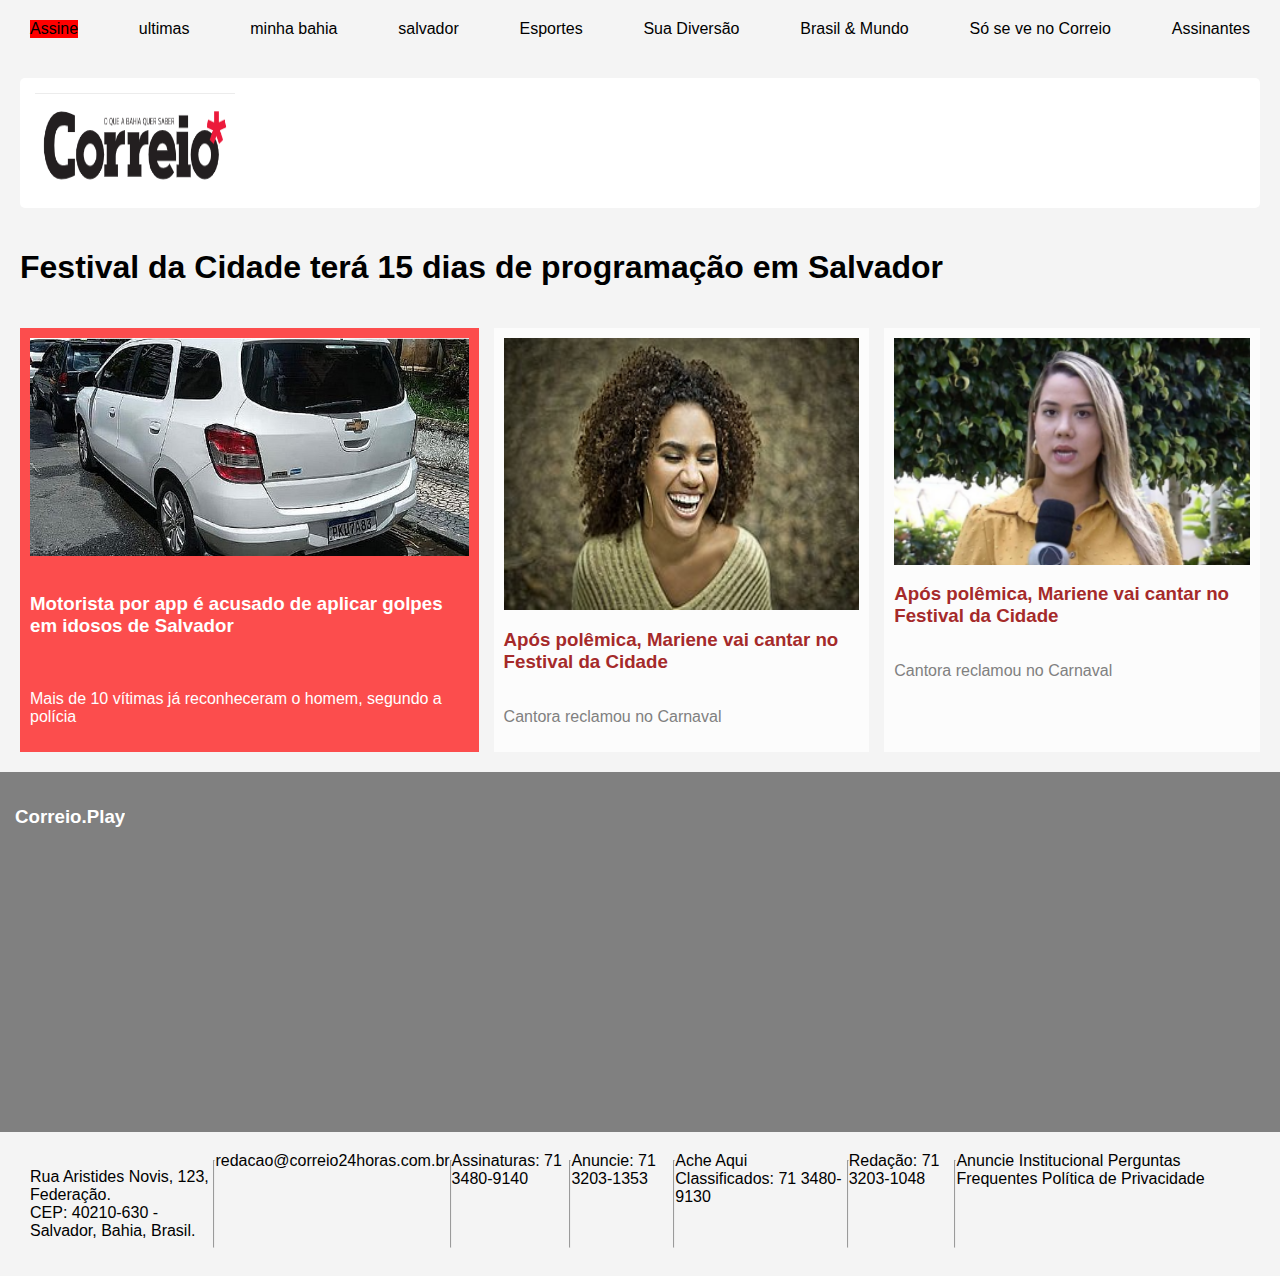
<file: attVarela/index.html>
<!DOCTYPE html>
<html lang="en">
<head>
    <meta charset="UTF-8">
    <meta name="viewport" content="width=device-width, initial-scale=1.0">
    <title>Document</title>
    <link rel="stylesheet" href="style.css">
</head>
<body>
    <nav class="nav">
        <div class="itemNav1"  style="background-color: red;">Assine</div>
        <div class="itemNav">ultimas</div>
        <div  class="itemNav">minha bahia</div>
        <div class="itemNav">salvador</div>
        <div class="itemNav">Esportes</div>
        <div class="itemNav">Sua Diversão</div>
        <div class="itemNav">Brasil & Mundo</div>
        <div class="itemNav">Só se ve no Correio</div>
        <div class="itemNav">Assinantes</div>
    </nav>
    <main>
        <section class="highlight">
            <img src="../attVarela/img/1.png" alt="" width="200px" height="100px">
            <div></div>
        </section>
        <h1>Festival da Cidade terá 15 dias de programação em Salvador</h1>
         <section class="news-grid">
            
            <div class="news-card1">
                <img src="../attVarela/img/2.png" alt="Notícia 1" width="100%" height="100%"><br>
                <h3 class="">Motorista por app é acusado de aplicar golpes em idosos de Salvador</h3><br>
                <p class="">Mais de 10 vítimas já reconheceram o homem, segundo a polícia</p>

            </div>
            
            <div class="news-card2">
                <img src="../attVarela/img/3.png" alt="Notícia 2" width="100%" height="100%">
                <h3 style="color: brown;">Após polêmica, Mariene vai cantar no Festival da Cidade</h3>
                <p style="color: gray;">Cantora reclamou no Carnaval</p>
            </div>
            <div class="news-card3">
                <img src="../attVarela/img/4.png" alt="Notícia 3">
                <h3 style="color: brown;">Após polêmica, Mariene vai cantar no Festival da Cidade</h3>
                <p style="color: gray;">Cantora reclamou no Carnaval</p>
            </div>
        </section>
    </main>
    <div class="correioPlay">
        <h3>Correio.Play</h3>
        <div class="correioPlay2">
            <iframe class="tamVideo" src="https://www.youtube.com/embed/dZDnRtDu-Ss?si=6OKNr3Rett752NWC"
                title="YouTube video player" frameborder="0"
                allow="accelerometer; autoplay; clipboard-write; encrypted-media; gyroscope; picture-in-picture; web-share"
                referrerpolicy="strict-origin-when-cross-origin" allowfullscreen>
            </iframe>
        </div>
    </div>
    <footer class="footer">
        <p>
        <p class="itemFooter">Rua Aristides Novis, 123, Federação. <br>
        CEP: 40210-630 - Salvador, Bahia, Brasil.</p>
        <p class="itemFooter"><hr>redacao@correio24horas.com.br
        <hr></p>
        <p class="itemFooter"></p>
        <p class="itemFooter"></p>
        <p class="itemFooter"></p>
        <p class="itemFooter"></p>
        <p class="itemFooter"></p>
        <p class="itemFooter"></p>
        <p class="itemFooter"></p>


  

        Assinaturas: 71 3480-9140
        <hr>
        Anuncie: 71 3203-1353
        <hr>
        Ache Aqui Classificados: 71 3480-9130
        <hr>
        Redação: 71 3203-1048
        <hr>
        Anuncie
        Institucional
        Perguntas Frequentes
        Política de Privacidade</p>
    </footer>
</body>
</html>
</file>
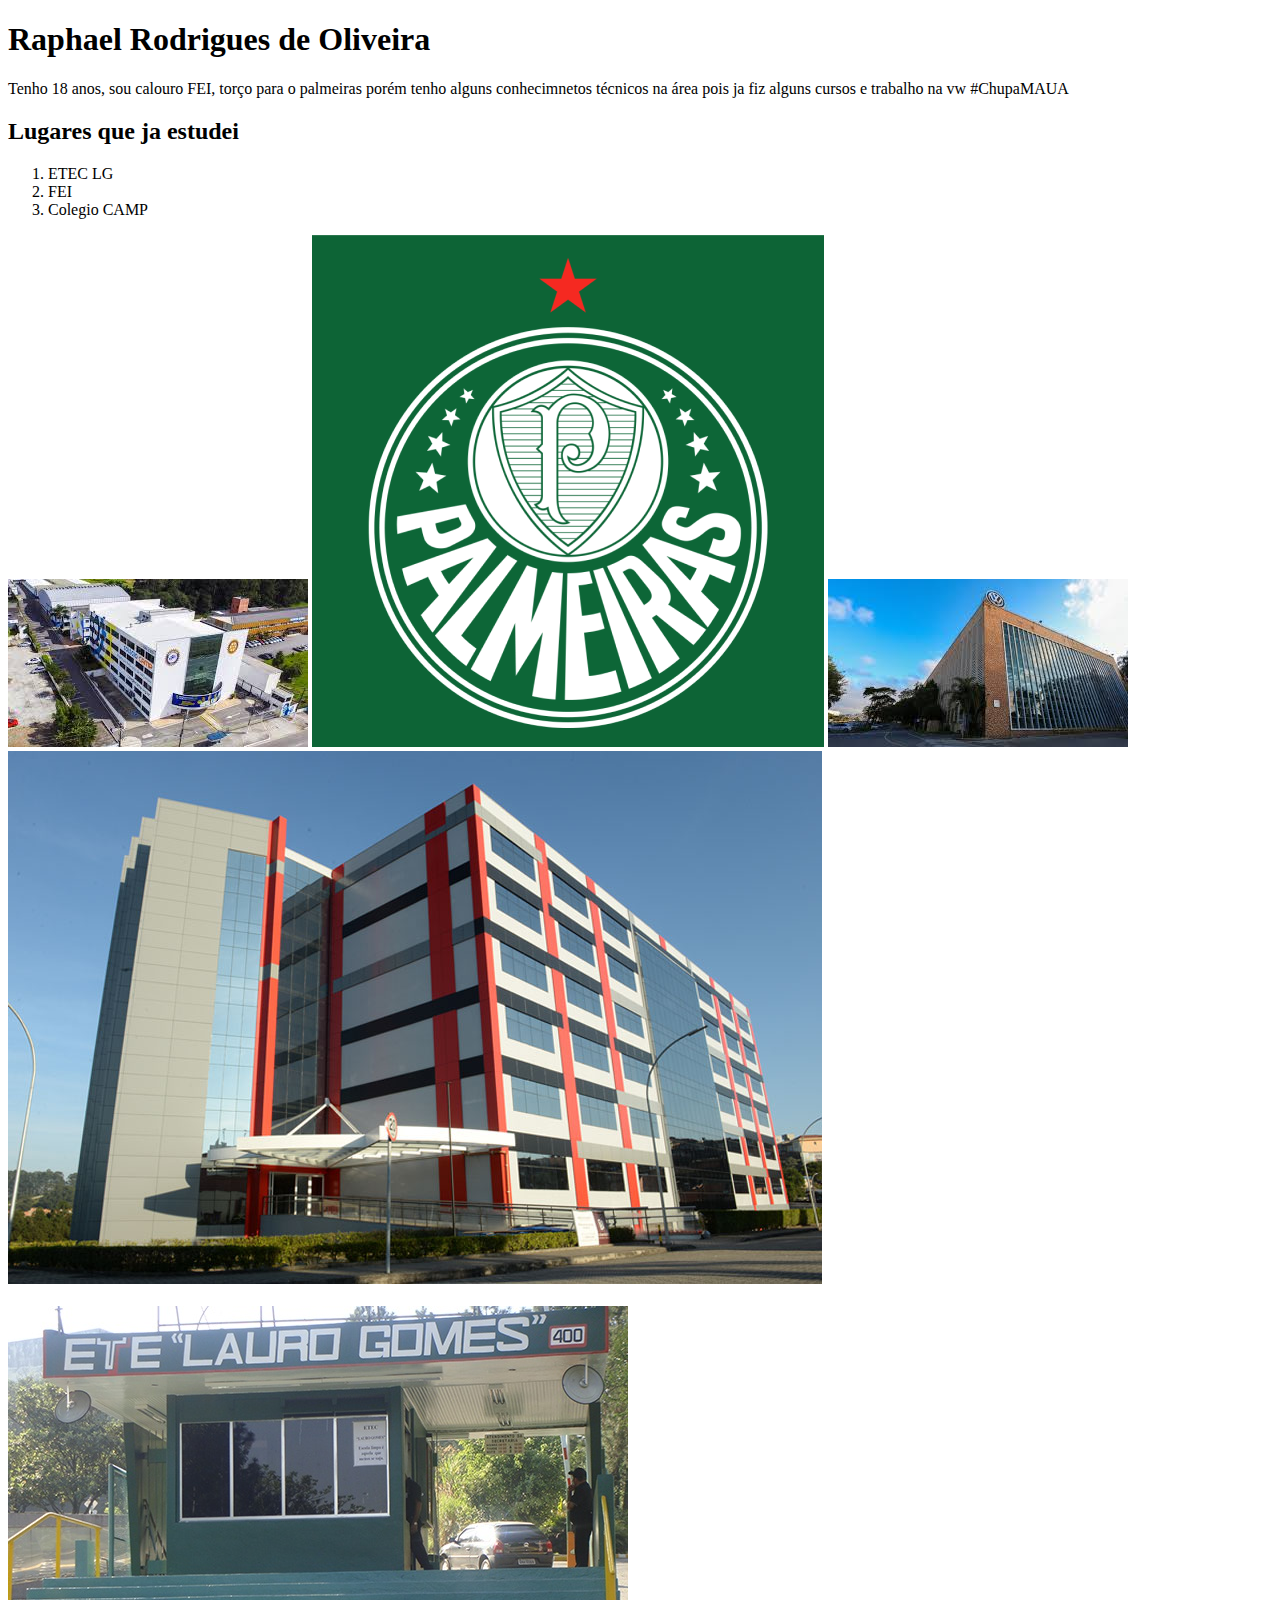
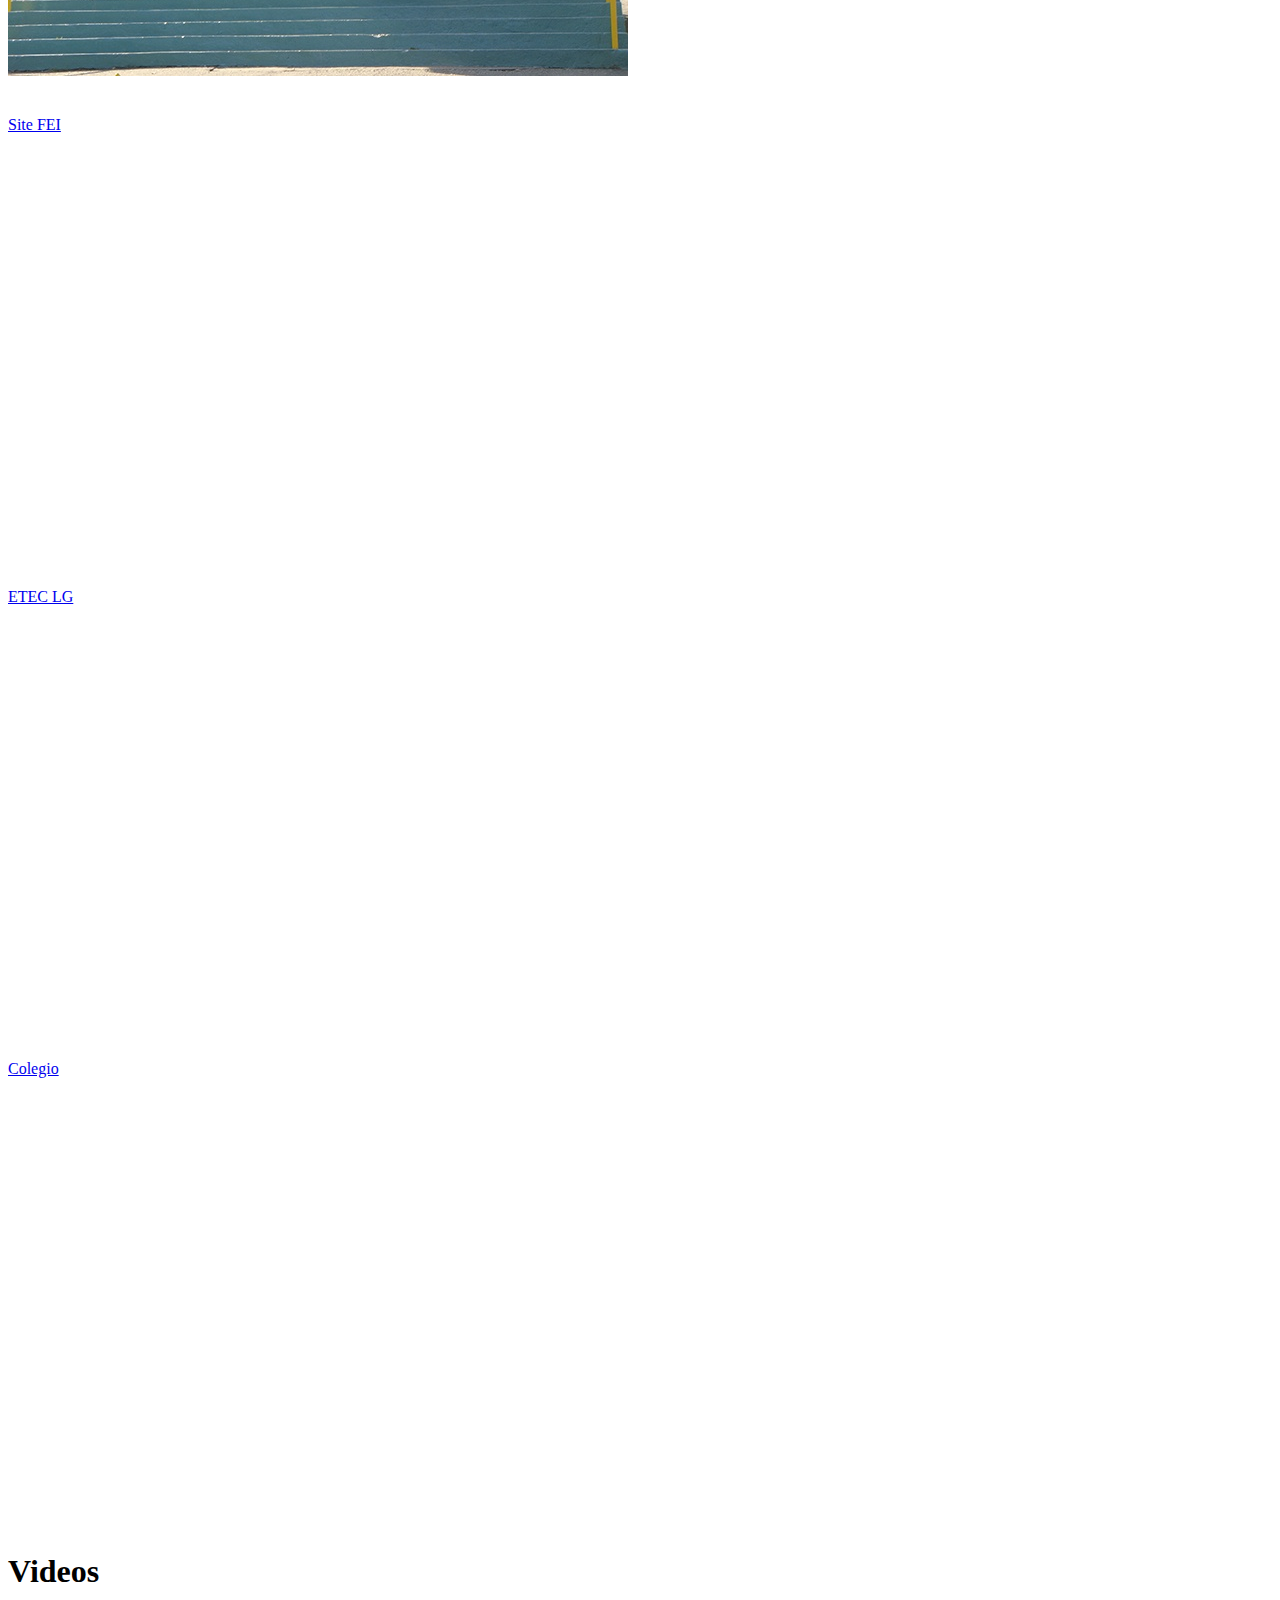
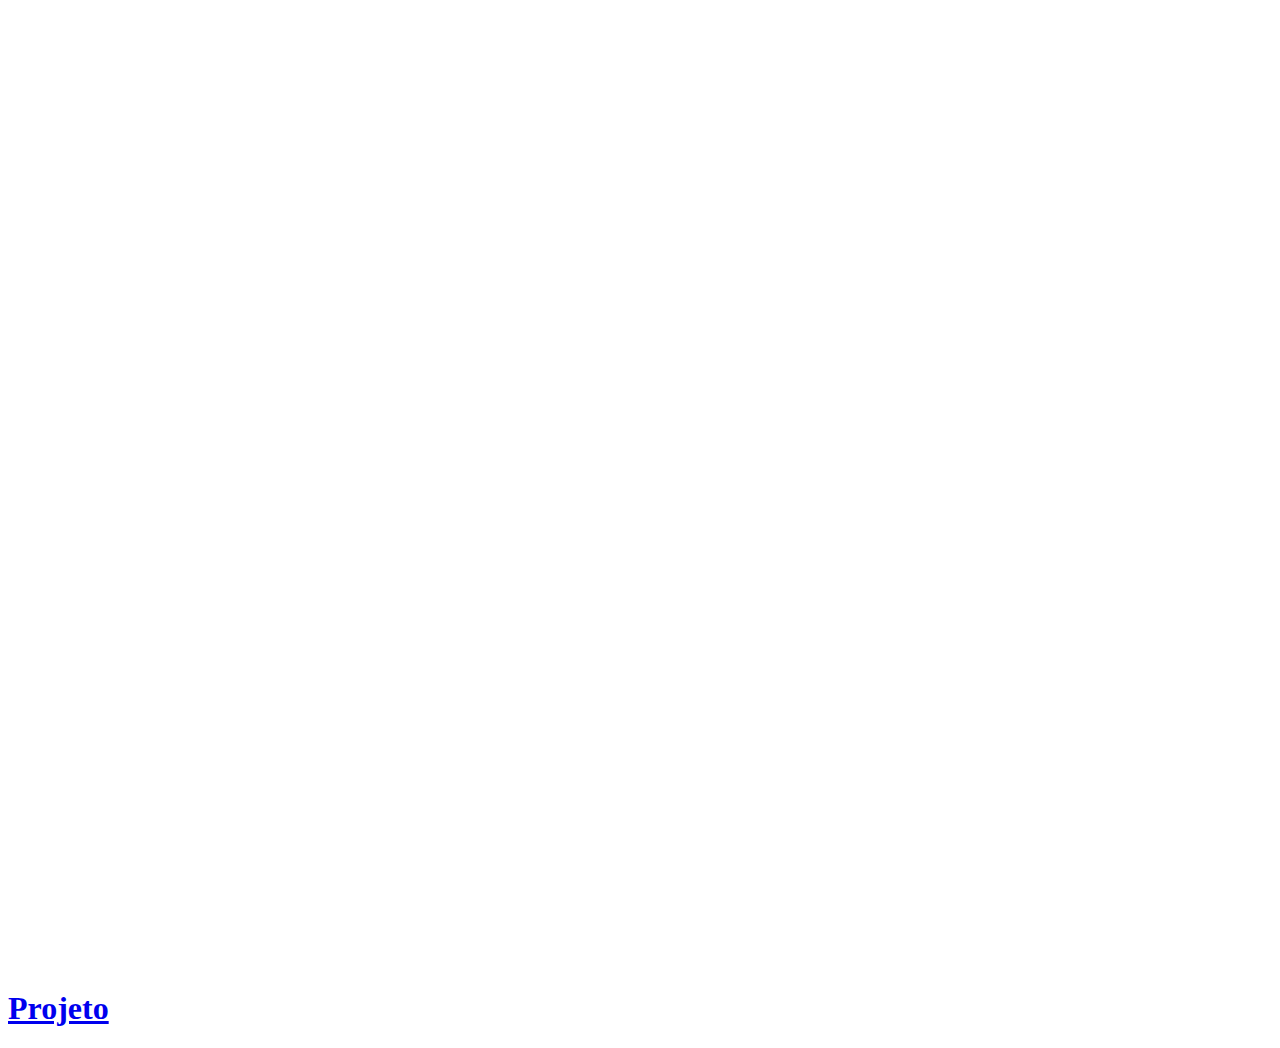
<file: FEI/Att01/index.html>
<!DOCTYPE html>
<html lang="pt-br">
<head>
    <meta charset="UTF-8">
    <meta name="viewport" content="width=device-width, initial-scale=1.0">
    <title>Atividade 01</title>
</head>
<body>
    <h1>Raphael Rodrigues de Oliveira</h1>
    <p>Tenho 18 anos, sou calouro FEI, torço para o palmeiras porém tenho alguns conhecimnetos técnicos na área pois ja fiz alguns cursos e trabalho na vw #ChupaMAUA</p>
    <h2>Lugares que ja estudei</h2>
    <ol>
        <li>ETEC LG</li>
        <li>FEI</li>
        <li>Colegio CAMP</li>
    </ol>
    <img src="images.jpg" alt="">
    <img src="palmeiras.png" alt="">
    <img src="vw.jpg" alt="">
    <img src="2017timeline.jpg" alt=""><br><br>
    <img src="etec-sao-bernardo.jpg" alt=""><br><br><br>
    
    <a href="https://portal.fei.edu.br/">Site FEI</a><br>
    <iframe src="https://www.google.com/maps/embed?pb=!1m16!1m12!1m3!1d116956.3585291698!2d-46.68994968215012!3d-23.644246023942404!2m3!1f0!2f0!3f0!3m2!1i1024!2i768!4f13.1!2m1!1sfei!5e0!3m2!1spt-BR!2sbr!4v1770769564040!5m2!1spt-BR!2sbr" width="600" height="450" style="border:0;" allowfullscreen="" loading="lazy" referrerpolicy="no-referrer-when-downgrade"></iframe><br>

    <a href="http://www.etelg.com.br/">ETEC LG</a><br>
    <iframe src="https://www.google.com/maps/embed?pb=!1m18!1m12!1m3!1d3653.447585576775!2d-46.549671124665814!3d-23.695705378707675!2m3!1f0!2f0!3f0!3m2!1i1024!2i768!4f13.1!3m3!1m2!1s0x94ce4230e86e2165%3A0xa945f637af54fea3!2sEscola%20T%C3%A9cnica%20Estadual%20Lauro%20Gomes!5e0!3m2!1spt-BR!2sbr!4v1770769595341!5m2!1spt-BR!2sbr" width="600" height="450" style="border:0;" allowfullscreen="" loading="lazy" referrerpolicy="no-referrer-when-downgrade"></iframe><br>
    <a href="https://colegiocamp.org.br/">Colegio</a><br>
    <iframe src="https://www.google.com/maps/embed?pb=!1m18!1m12!1m3!1d3652.8586796320315!2d-46.576468824665156!3d-23.71674017869338!2m3!1f0!2f0!3f0!3m2!1i1024!2i768!4f13.1!3m3!1m2!1s0x94ce43dfe4243123%3A0x508f9799d9cc9eb0!2sCol%C3%A9gio%20CAMP!5e0!3m2!1spt-BR!2sbr!4v1770769515965!5m2!1spt-BR!2sbr" width="600" height="450" style="border:0;" allowfullscreen="" loading="lazy" referrerpolicy="no-referrer-when-downgrade"></iframe><br>

    <h1>Videos</h1>
    <iframe width="560" height="315" src="https://www.youtube.com/embed/dZDnRtDu-Ss?si=6OKNr3Rett752NWC" title="YouTube video player" frameborder="0" allow="accelerometer; autoplay; clipboard-write; encrypted-media; gyroscope; picture-in-picture; web-share" referrerpolicy="strict-origin-when-cross-origin" allowfullscreen></iframe><br>
    <iframe width="560" height="315" src="https://www.youtube.com/embed/ojO6cfG0WfY?si=U-64_SeIpG1N4shq" title="YouTube video player" frameborder="0" allow="accelerometer; autoplay; clipboard-write; encrypted-media; gyroscope; picture-in-picture; web-share" referrerpolicy="strict-origin-when-cross-origin" allowfullscreen></iframe><br>
    <iframe width="560" height="315" src="https://www.youtube.com/embed/mkga2AhfD5k?si=7oNYzUJoJvkEDqaP" title="YouTube video player" frameborder="0" allow="accelerometer; autoplay; clipboard-write; encrypted-media; gyroscope; picture-in-picture; web-share" referrerpolicy="strict-origin-when-cross-origin" allowfullscreen></iframe><br>

    <h1><a href="../ATT02/index.html">Projeto</a></h1>

</body>
</html>
</file>
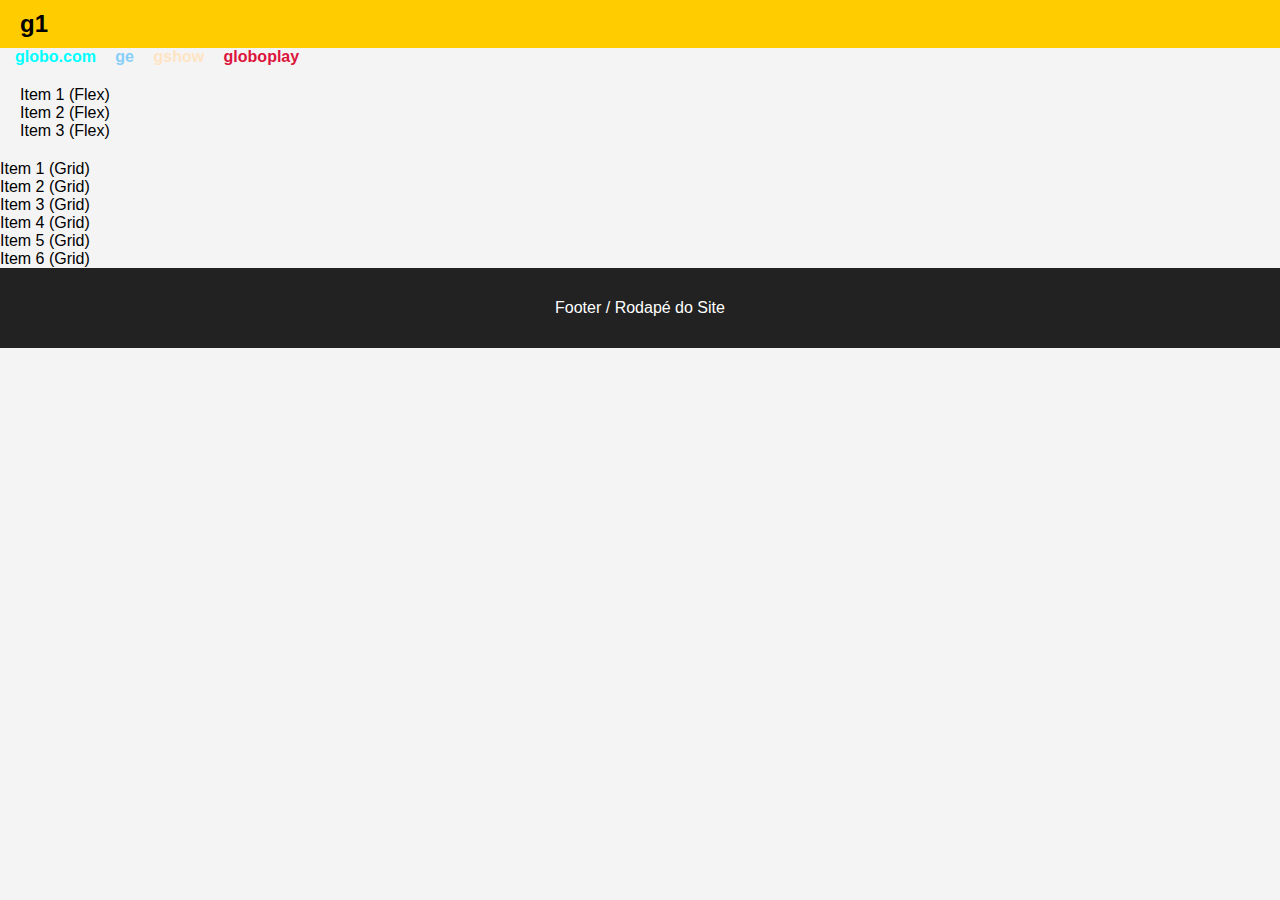
<file: FEI/consulta/index.html>
<!DOCTYPE html>
<html lang="pt-br">
<head>
<meta charset="UTF-8">
<meta name="viewport" content="width=device-width, initial-scale=1.0">
<title>CSS Cheat Sheet - Containers e Layout</title>
<link rel="stylesheet" href="style.css">
</head>
<body>

<!-- ==========================
     HEADER
========================== -->
<header class="header">
  <h1>g1</h1>
</header>

<!-- ==========================
     NAVBAR / MENU
========================== -->
<nav class="nav">
  <a href="#" style="color: aqua;">globo.com</a>
  <a href="#" style="color:lightskyblue;">ge</a>
  <a href="#" style="color:bisque;">gshow</a>
  <a href="#" style="color:crimson">globoplay</a>
</nav>

<!-- ==========================
     CONTAINER PRINCIPAL
========================== -->
<main class="container">
  <!-- Flexbox exemplo -->
  <div class="flex-container">
    <div class="flex-item">Item 1 (Flex)</div>
    <div class="flex-item">Item 2 (Flex)</div>
    <div class="flex-item">Item 3 (Flex)</div>
  </div>
</main>

<div class="container2">
    <!-- Grid exemplo -->
    <div class="grid-container">
        <div class="grid-item">Item 1 (Grid)</div>
        <div class="grid-item">Item 2 (Grid)</div>
        <div class="grid-item">Item 3 (Grid)</div>
        <div class="grid-item">Item 4 (Grid)</div>
        <div class="grid-item">Item 5 (Grid)</div>
        <div class="grid-item">Item 6 (Grid)</div>
        
    </div>
</div>

<!-- ==========================
     FOOTER
========================== -->
<footer class="footer">
  <p>Footer / Rodapé do Site</p>
</footer>

</body>
</html>
</file>
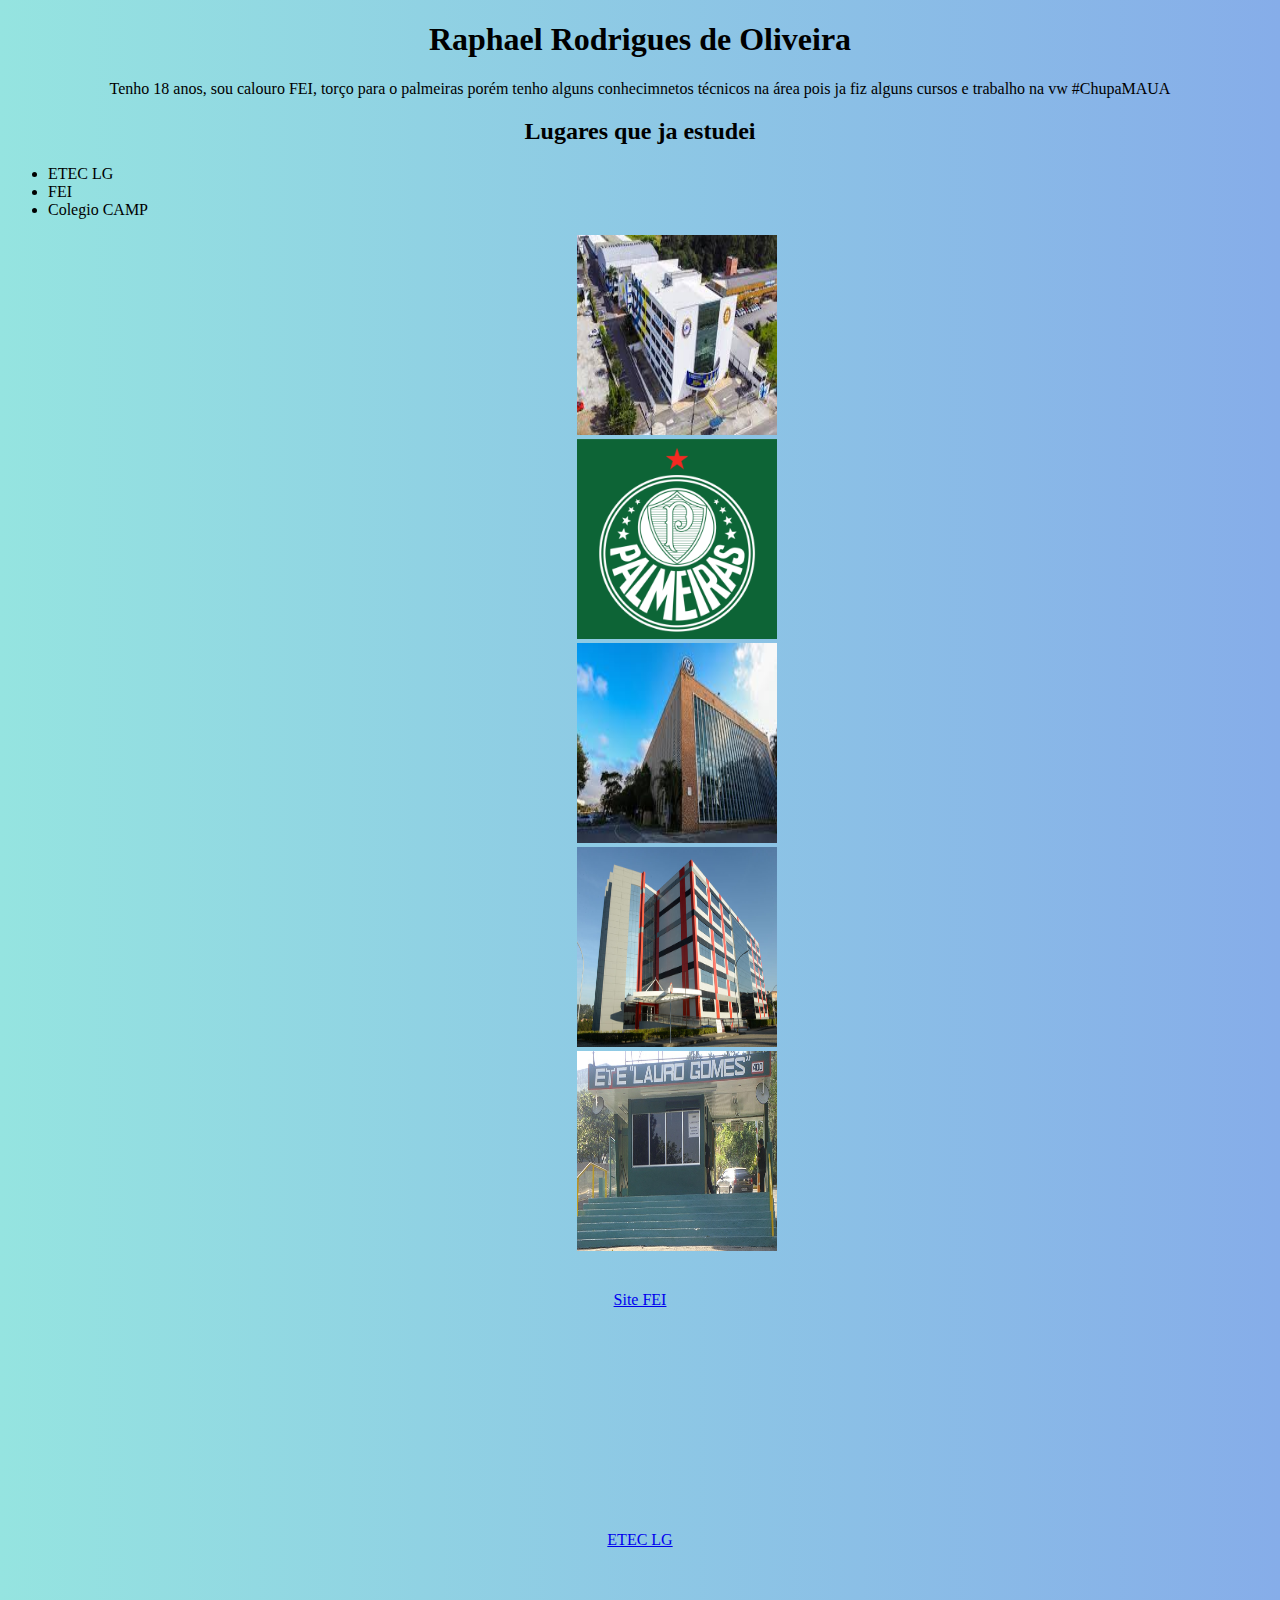
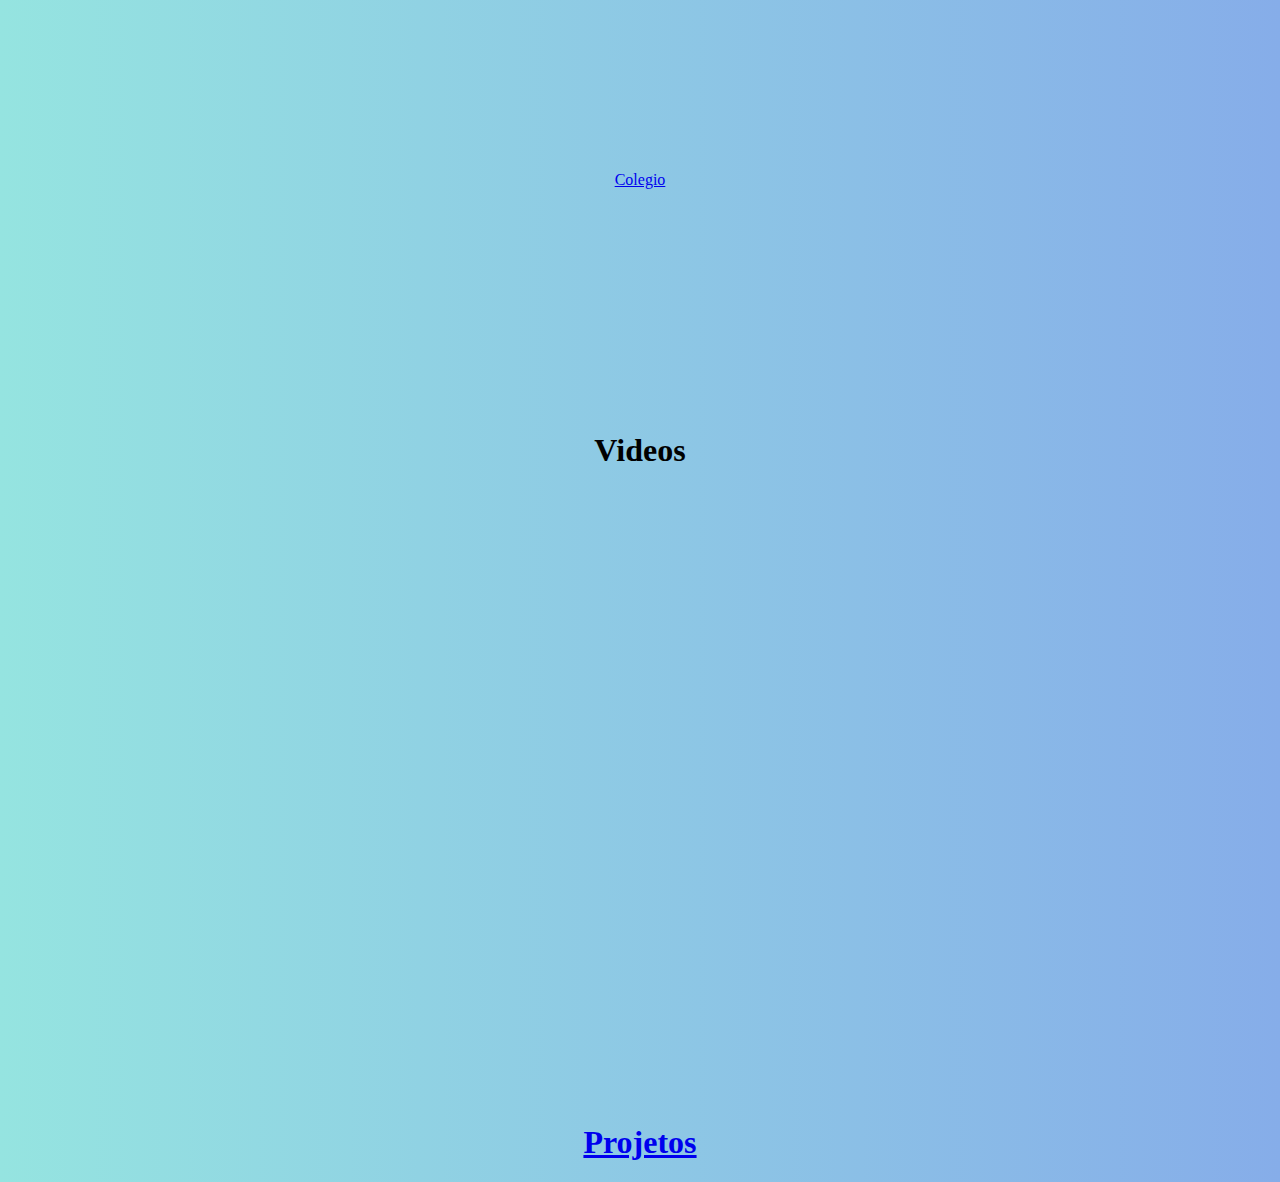
<file: FEI/ATT02/Att01/index.html>
<!DOCTYPE html>
<html lang="pt-br">

<head>
    <meta charset="UTF-8">
    <meta name="viewport" content="width=device-width, initial-scale=1.0">
    <title>Atividade 01</title>
    <link rel="stylesheet" href="style.css">
</head>

<body>
    <h1 class="center">Raphael Rodrigues de Oliveira</h1>
    <p class="center">Tenho 18 anos, sou calouro FEI, torço para o palmeiras porém tenho alguns conhecimnetos técnicos
        na área pois ja fiz alguns cursos e trabalho na vw #ChupaMAUA</p>
    <h2 class="center">Lugares que ja estudei</h2>
    <ul class="">
        <li>ETEC LG</li>
        <li>FEI</li>
        <li>Colegio CAMP</li>
    </ul>
    <img src="images.jpg" class="tamanho" alt="">
    <img src="palmeiras.png" class="tamanho" alt="">
    <img src="vw.jpg" class="tamanho" alt="">
    <img src="2017timeline.jpg" class="tamanho" alt="">
    <img src="etec-sao-bernardo.jpg" class="tamanho" alt=""><br><br><br>

    <a href="https://portal.fei.edu.br/" class="center">Site FEI</a><br>
    <iframe class="tamanho"
        src="https://www.google.com/maps/embed?pb=!1m16!1m12!1m3!1d116956.3585291698!2d-46.68994968215012!3d-23.644246023942404!2m3!1f0!2f0!3f0!3m2!1i1024!2i768!4f13.1!2m1!1sfei!5e0!3m2!1spt-BR!2sbr!4v1770769564040!5m2!1spt-BR!2sbr"
        width="600" height="450" style="border:0;" allowfullscreen="" loading="lazy"
        referrerpolicy="no-referrer-when-downgrade"></iframe><br>

    <a href="http://www.etelg.com.br/" class="center">ETEC LG</a><br>
    <iframe class="tamanho"
        src="https://www.google.com/maps/embed?pb=!1m18!1m12!1m3!1d3653.447585576775!2d-46.549671124665814!3d-23.695705378707675!2m3!1f0!2f0!3f0!3m2!1i1024!2i768!4f13.1!3m3!1m2!1s0x94ce4230e86e2165%3A0xa945f637af54fea3!2sEscola%20T%C3%A9cnica%20Estadual%20Lauro%20Gomes!5e0!3m2!1spt-BR!2sbr!4v1770769595341!5m2!1spt-BR!2sbr"
        width="600" height="450" style="border:0;" allowfullscreen="" loading="lazy"
        referrerpolicy="no-referrer-when-downgrade">
    </iframe><br>
    <a href="https://colegiocamp.org.br/" class="center">Colegio</a><br>
    <iframe class="tamanho"
        src="https://www.google.com/maps/embed?pb=!1m18!1m12!1m3!1d3652.8586796320315!2d-46.576468824665156!3d-23.71674017869338!2m3!1f0!2f0!3f0!3m2!1i1024!2i768!4f13.1!3m3!1m2!1s0x94ce43dfe4243123%3A0x508f9799d9cc9eb0!2sCol%C3%A9gio%20CAMP!5e0!3m2!1spt-BR!2sbr!4v1770769515965!5m2!1spt-BR!2sbr"
        width="600" height="450" style="border:0;" allowfullscreen="" loading="lazy"
        referrerpolicy="no-referrer-when-downgrade">
    </iframe><br>

    <h1>Videos</h1>
    <iframe class="tamanho" src="https://www.youtube.com/embed/dZDnRtDu-Ss?si=6OKNr3Rett752NWC"
        title="YouTube video player" frameborder="0"
        allow="accelerometer; autoplay; clipboard-write; encrypted-media; gyroscope; picture-in-picture; web-share"
        referrerpolicy="strict-origin-when-cross-origin" allowfullscreen>
    </iframe><br>
    <iframe class="tamanho" src="https://www.youtube.com/embed/ojO6cfG0WfY?si=U-64_SeIpG1N4shq"
        title="YouTube video player" frameborder="0"
        allow="accelerometer; autoplay; clipboard-write; encrypted-media; gyroscope; picture-in-picture; web-share"
        referrerpolicy="strict-origin-when-cross-origin" allowfullscreen>
    </iframe><br>
    <iframe class="tamanho" src="https://www.youtube.com/embed/mkga2AhfD5k?si=7oNYzUJoJvkEDqaP"
        title="YouTube video player" frameborder="0"
        allow="accelerometer; autoplay; clipboard-write; encrypted-media; gyroscope; picture-in-picture; web-share"
        referrerpolicy="strict-origin-when-cross-origin" allowfullscreen>
    </iframe><br>

    <h1><a href="projects.html">Projetos</a></h1>

</body>

</html>
</file>
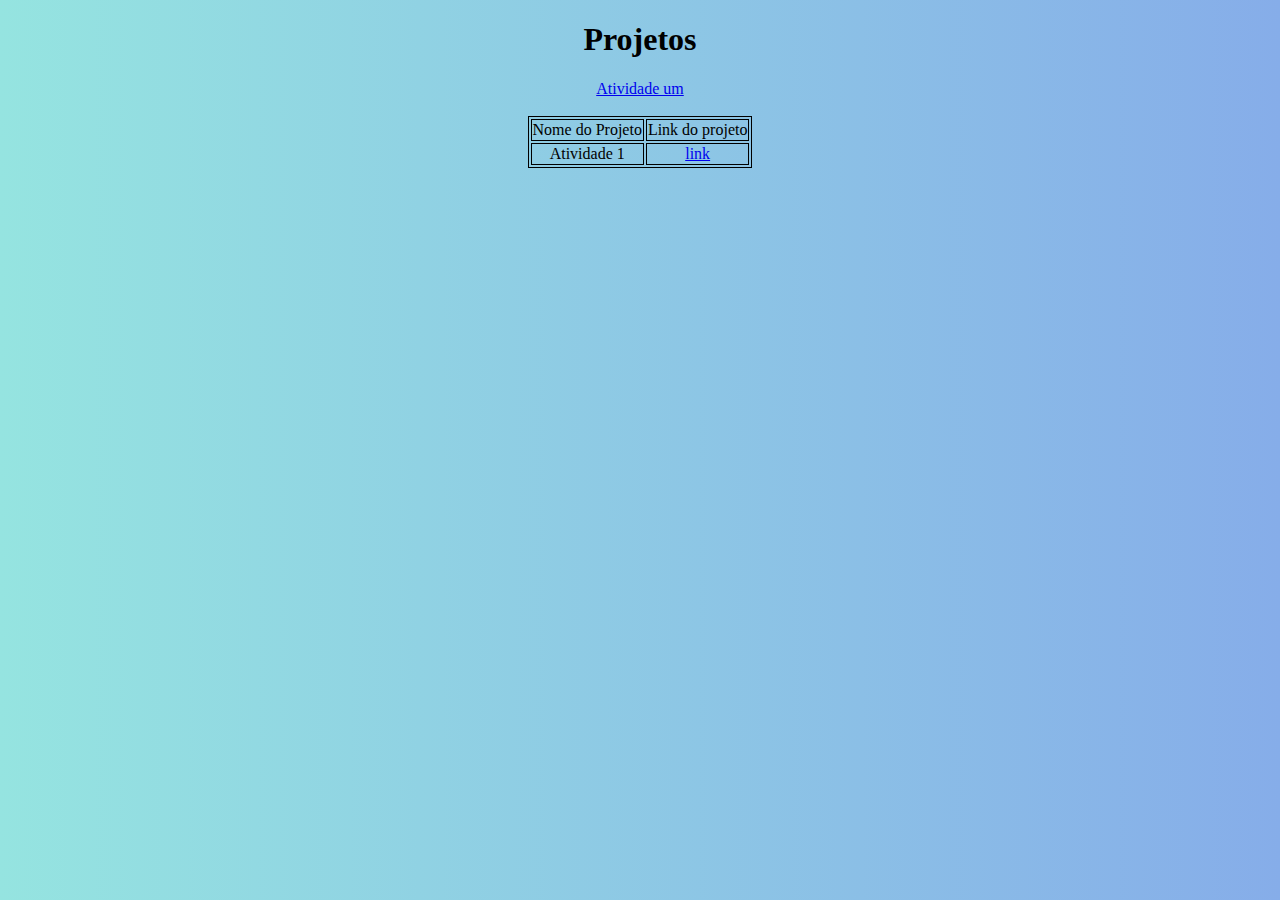
<file: FEI/Att01/projects.html>
<!DOCTYPE html>
<html lang="en">
<head>
    <meta charset="UTF-8">
    <meta name="viewport" content="width=device-width, initial-scale=1.0">
    <title>Atividade CSS</title>
    <link rel="stylesheet" href="style.css">
</head>
<body>
    <h1 class="hover">Projetos</h1>
    <a href="index.html" class="center">Atividade um</a><br>
    <table>
    <tr>
        <td>Nome do Projeto</td>
        <td>Link do projeto</td>
    </tr>
    <tr>
        <td>Atividade 1</td>
        <td><a href="index.html">link</a></td>
    </tr>
    </table>
</body>
</html>
</file>
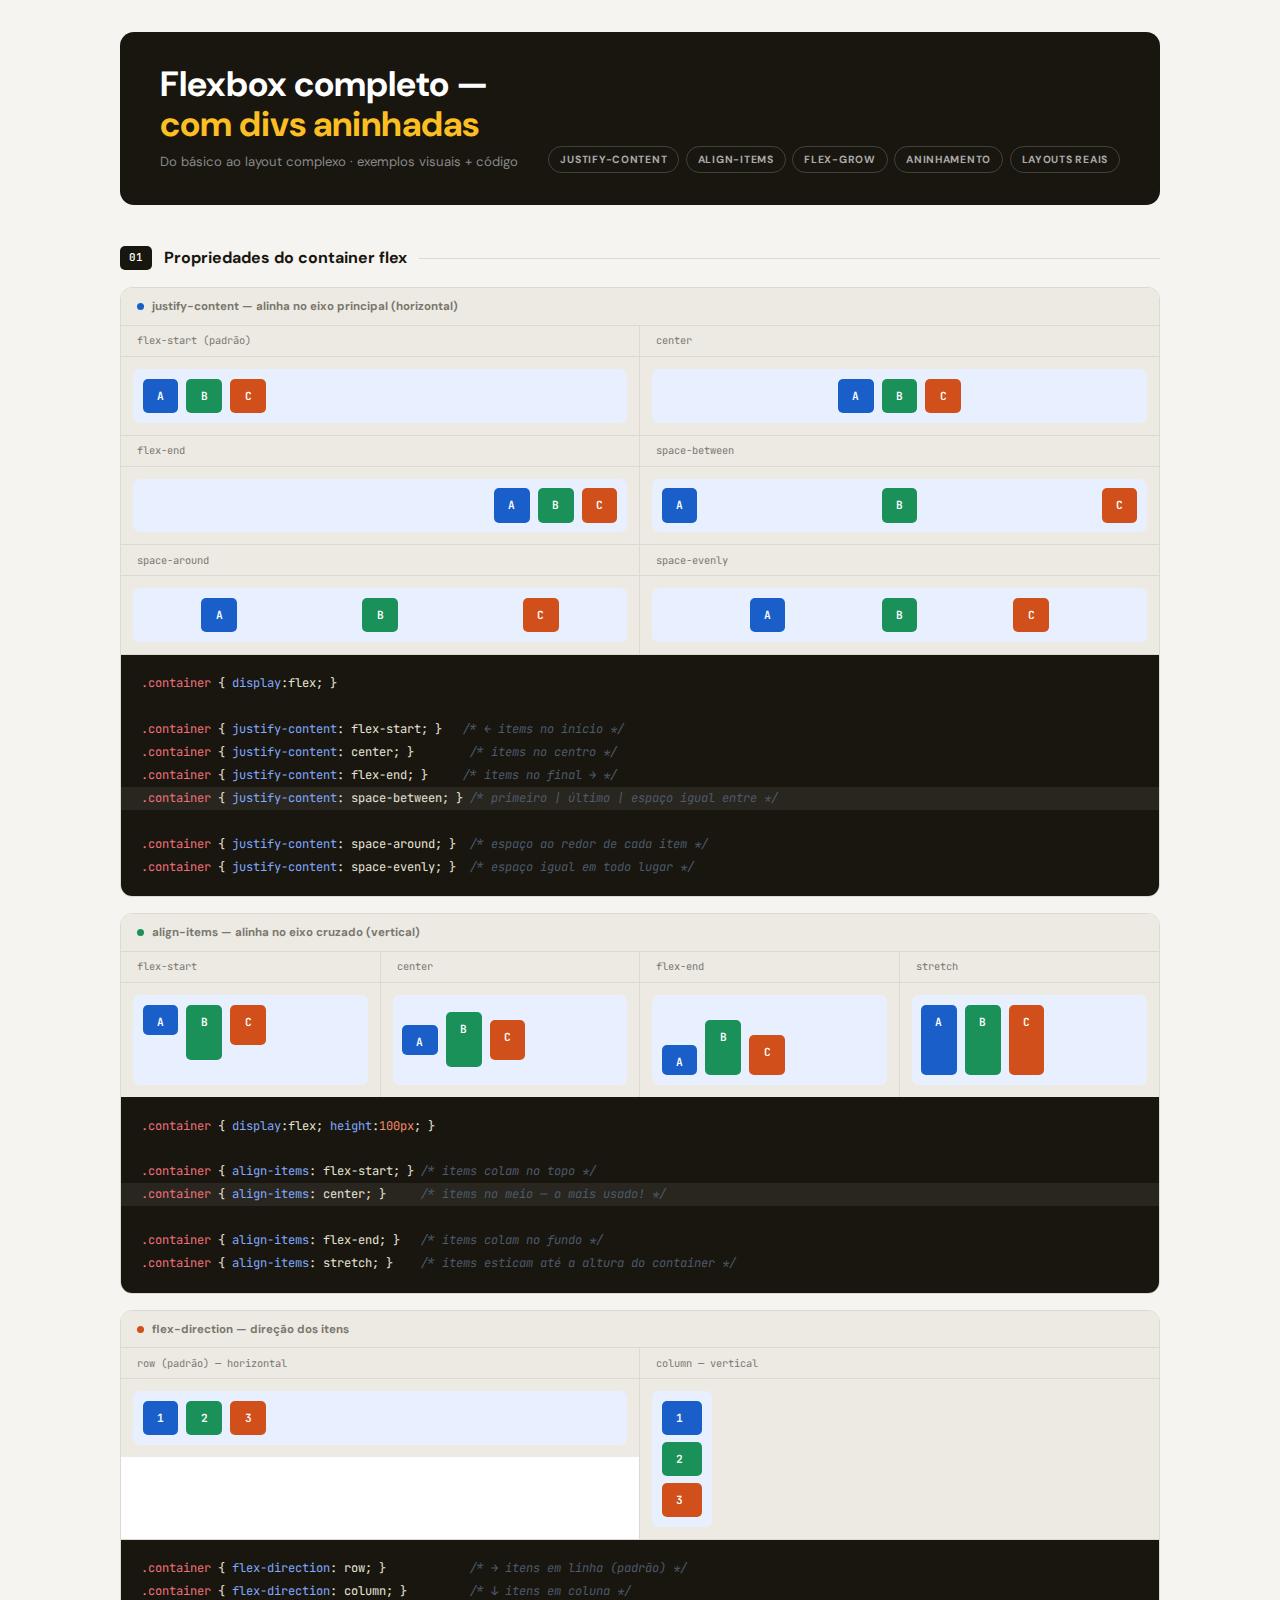
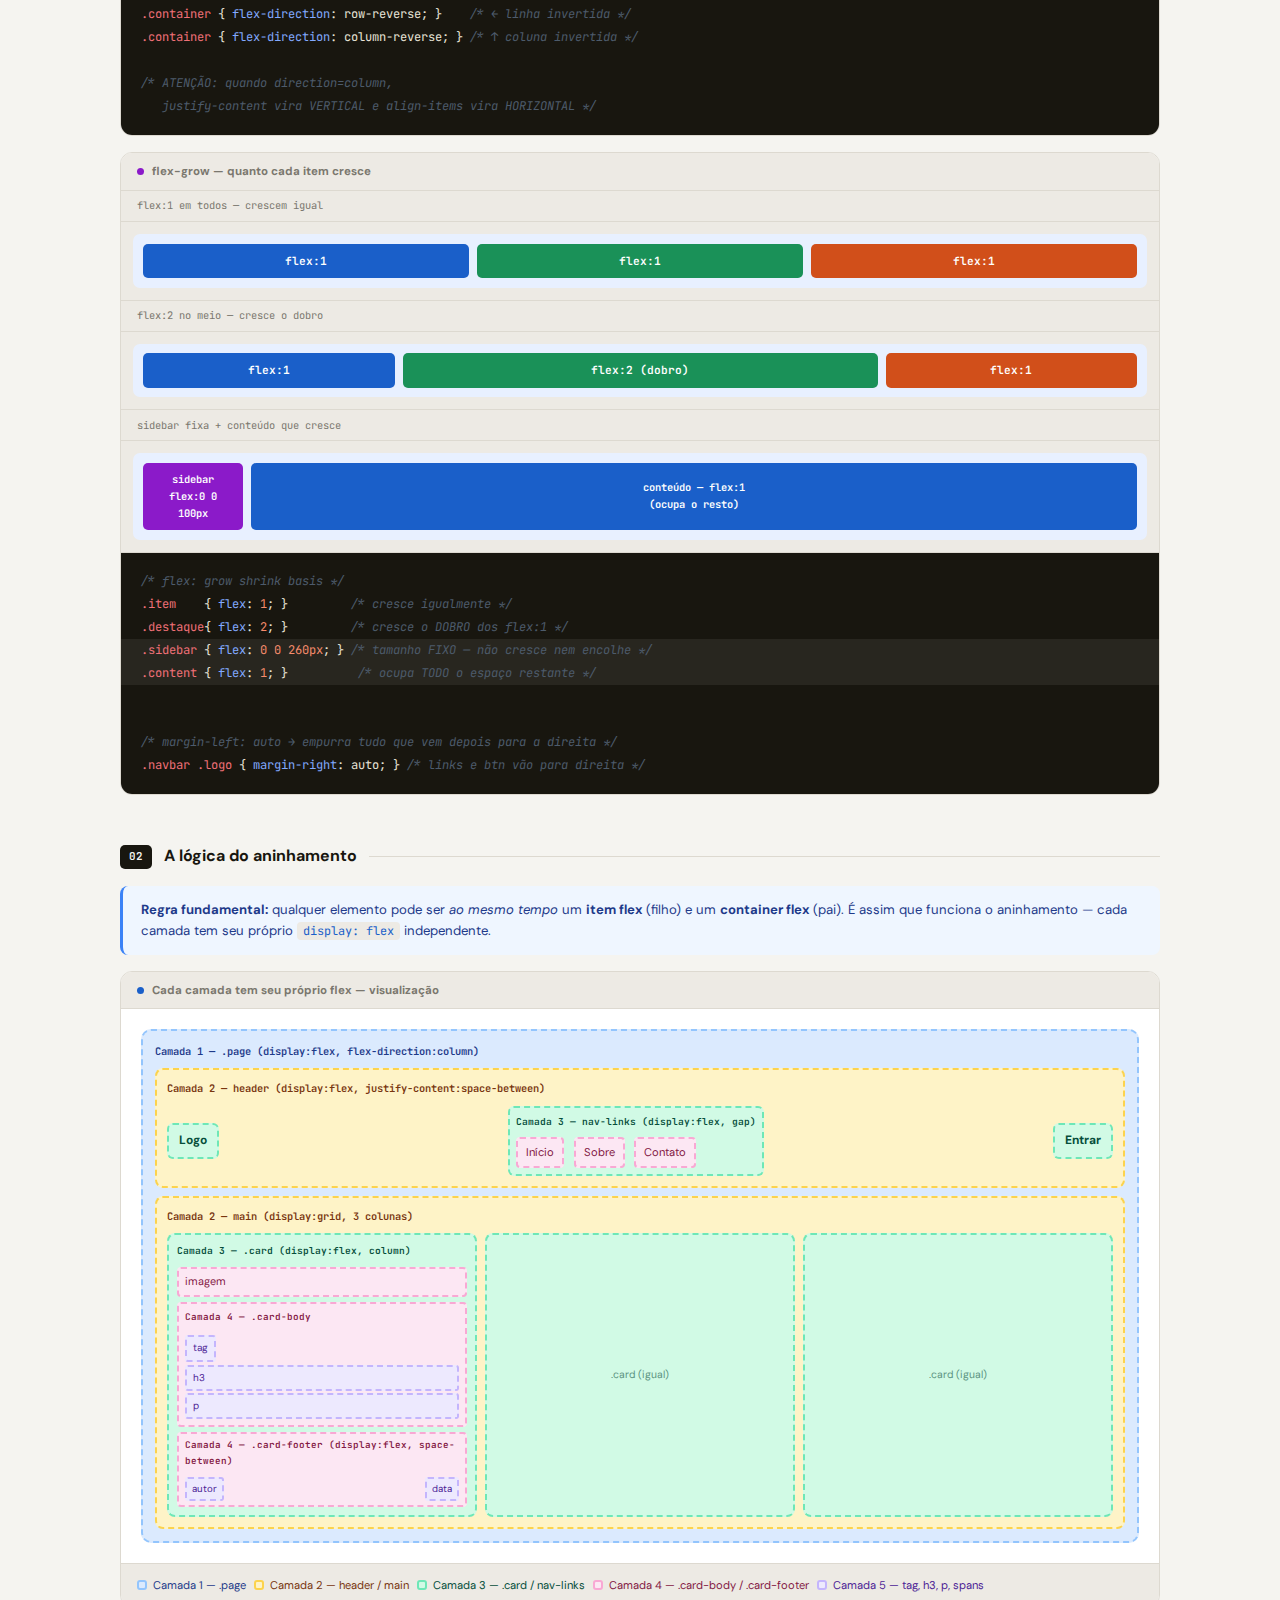
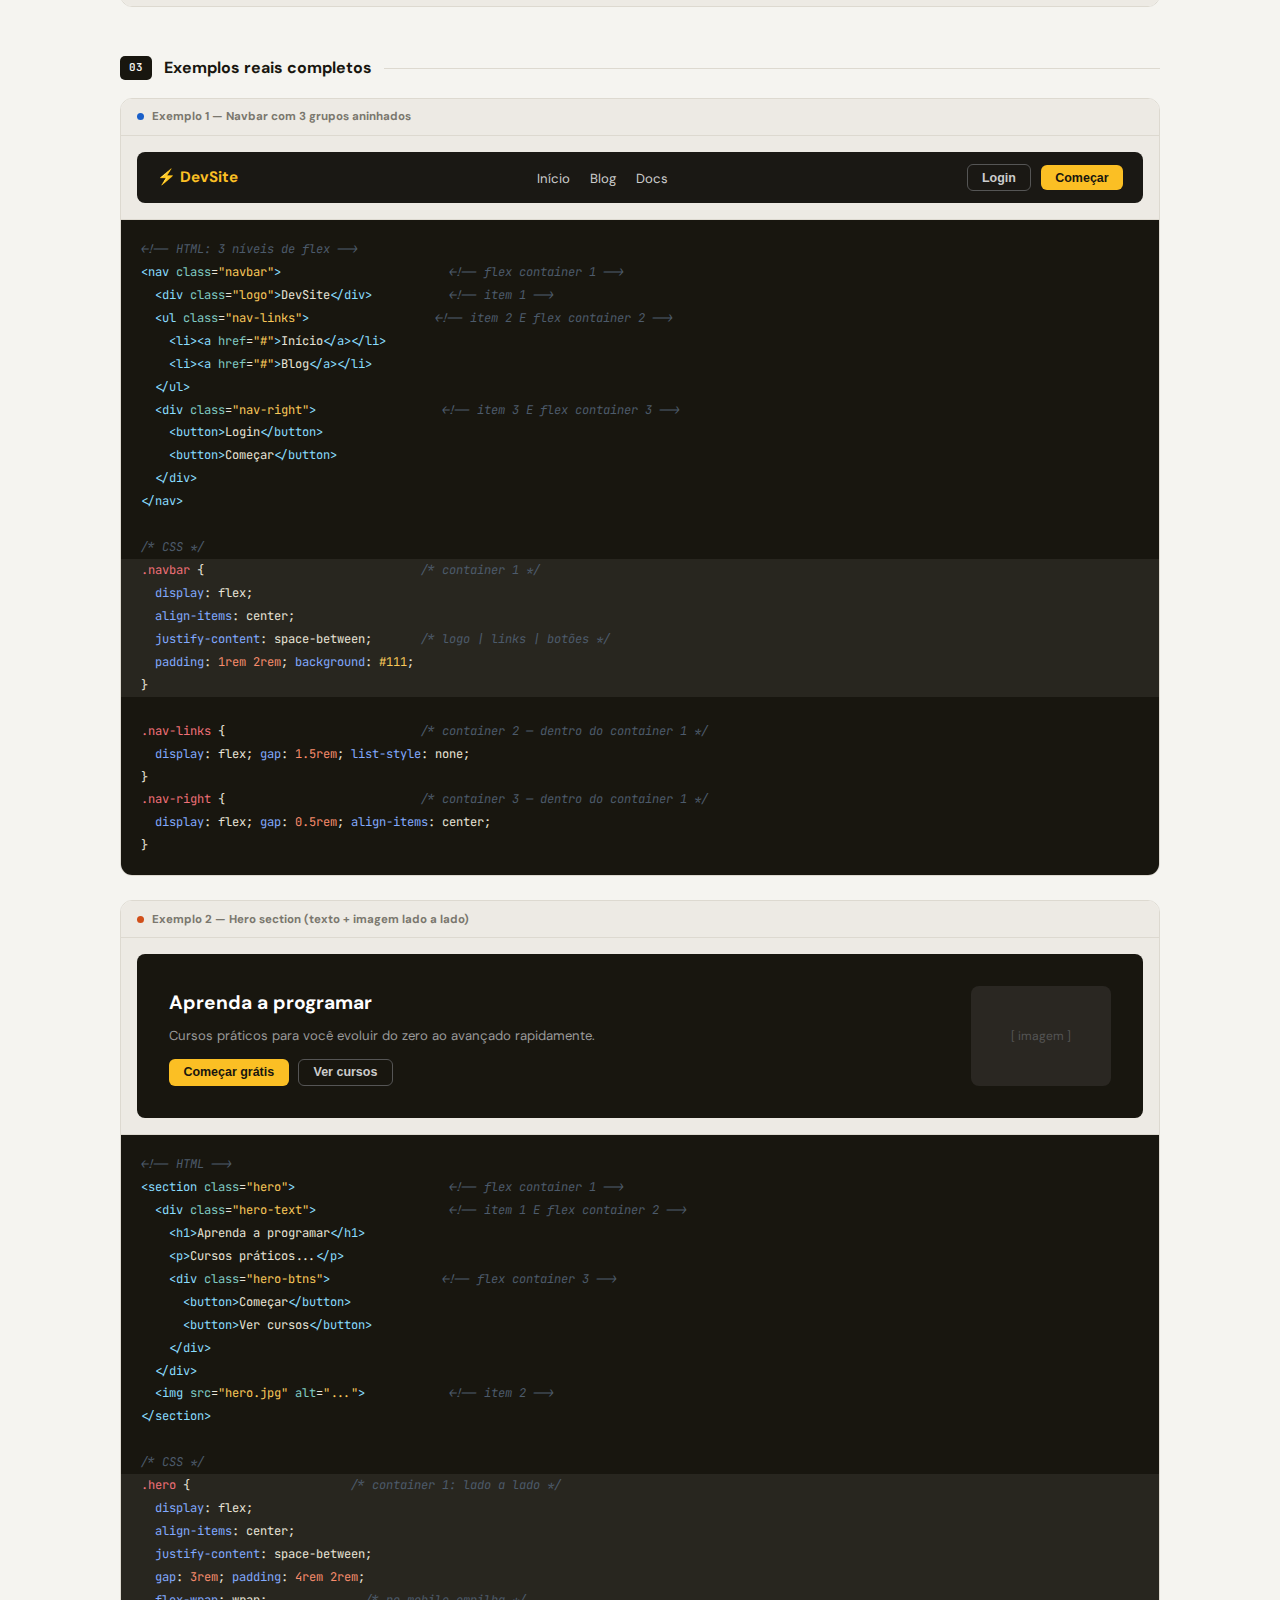
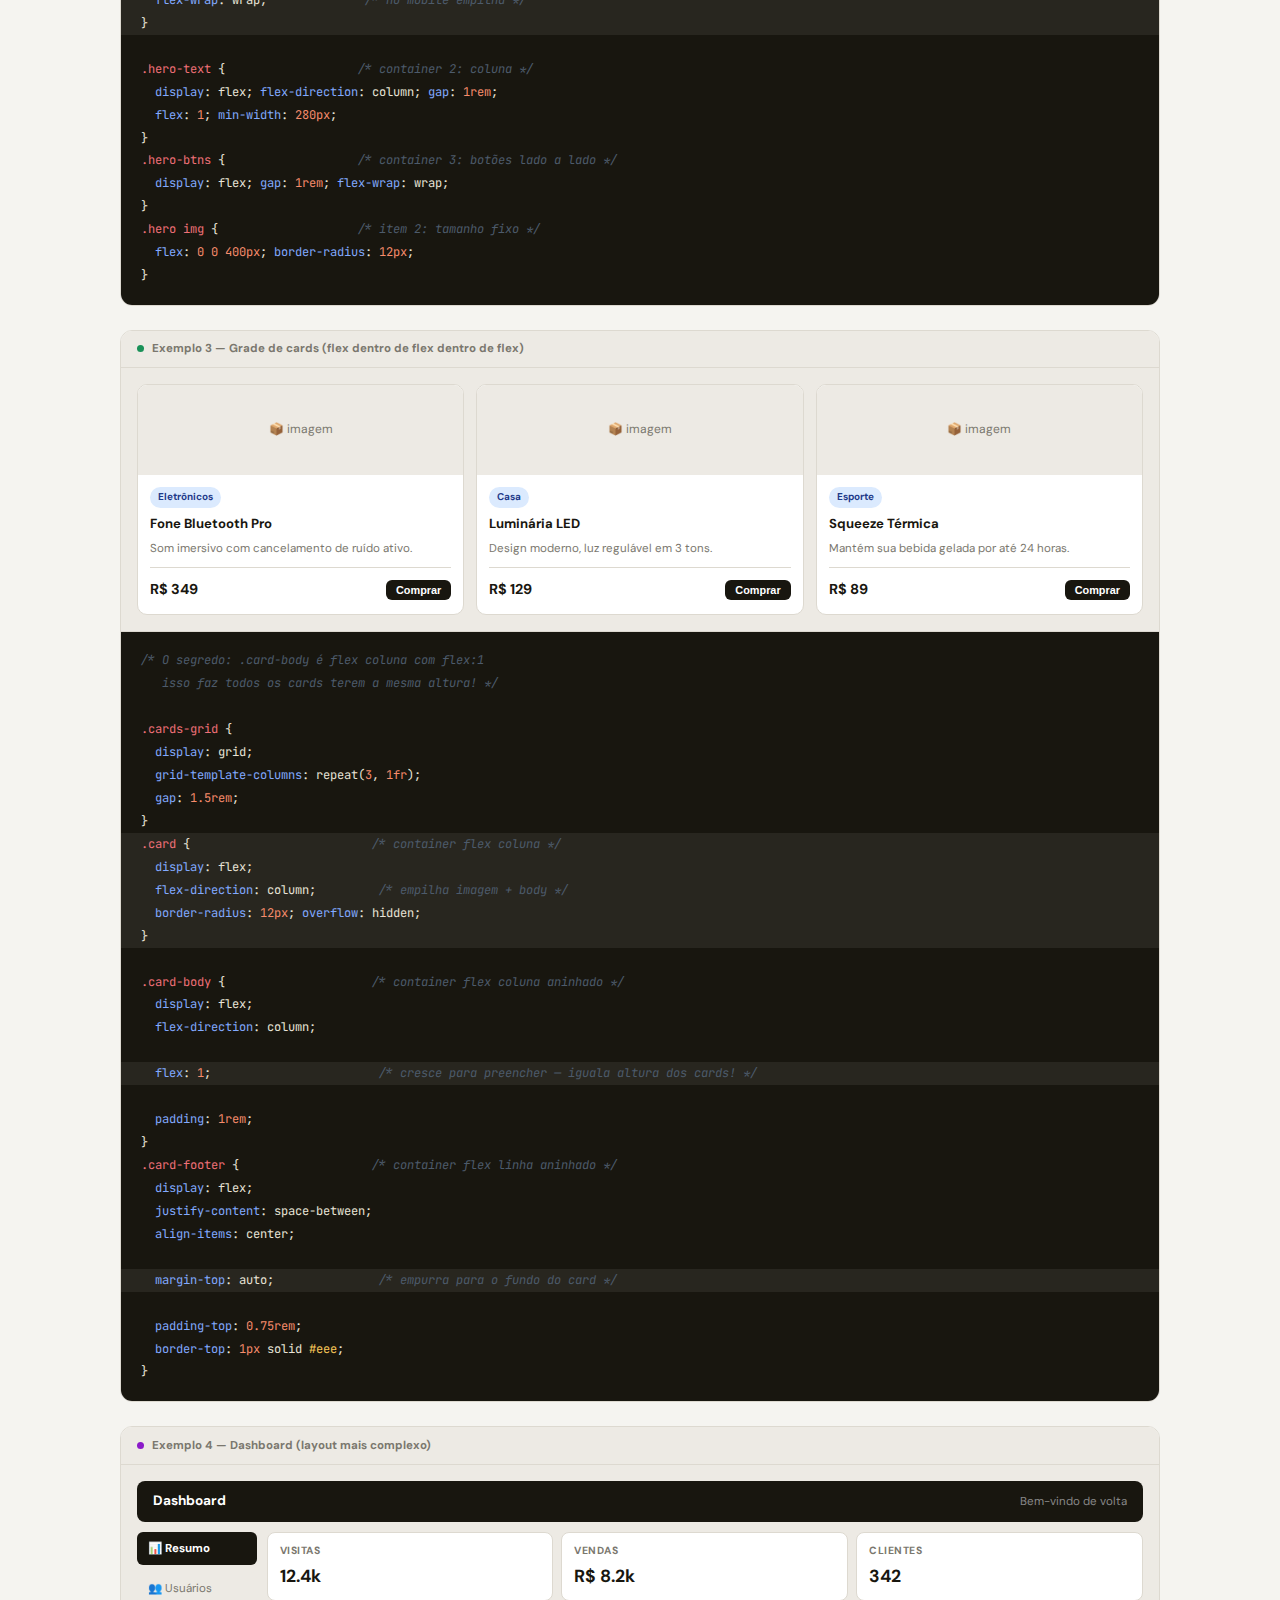
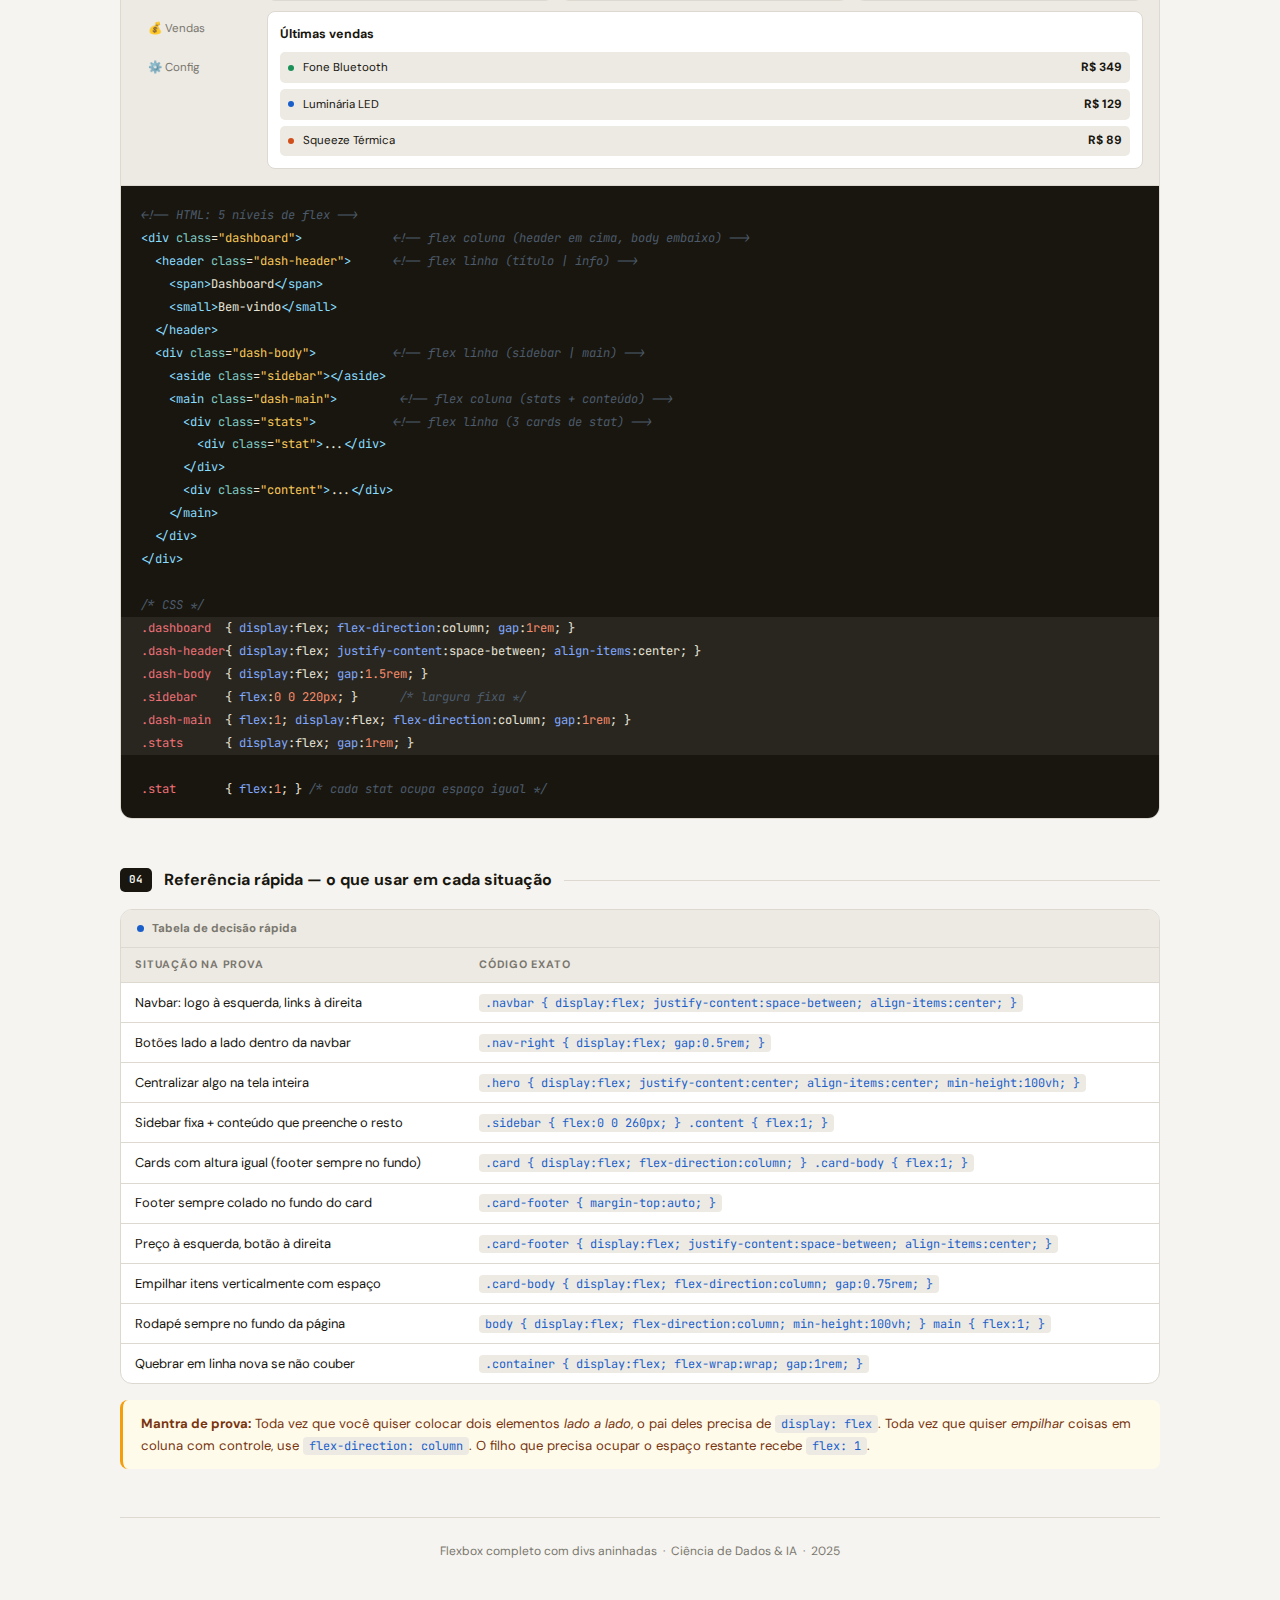
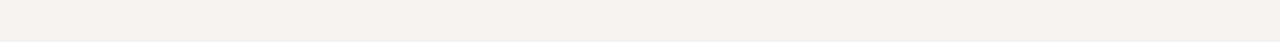
<file: FEI/consulta/flexbox-aninhado.html>
<!DOCTYPE html>
<html lang="pt-BR">
<head>
<meta charset="UTF-8">
<meta name="viewport" content="width=device-width, initial-scale=1.0">
<title>Flexbox — Divs Aninhadas</title>
<style>
  @import url('https://fonts.googleapis.com/css2?family=JetBrains+Mono:ital,wght@0,400;0,600;1,400&family=DM+Sans:wght@400;500;700&display=swap');

  *, *::before, *::after { box-sizing: border-box; margin: 0; padding: 0; }

  :root {
    --bg:      #f5f4f0;
    --surf:    #ffffff;
    --surf2:   #edeae4;
    --border:  #ddd9d0;
    --ink:     #18160f;
    --muted:   #7a776e;
    --a1:      #d14f1a;  /* laranja */
    --a2:      #1a5fc9;  /* azul */
    --a3:      #1a9158;  /* verde */
    --a4:      #8b1ac9;  /* roxo */
    --code-bg: #18160f;
    --code-fg: #e8e4d8;

    /* camadas — cores distintas */
    --l1-bg: #dbeafe; --l1-bd: #93c5fd; --l1-tx: #1e3a8a;
    --l2-bg: #fef3c7; --l2-bd: #fcd34d; --l2-tx: #78350f;
    --l3-bg: #d1fae5; --l3-bd: #6ee7b7; --l3-tx: #064e3b;
    --l4-bg: #fce7f3; --l4-bd: #f9a8d4; --l4-tx: #831843;
    --l5-bg: #ede9fe; --l5-bd: #c4b5fd; --l5-tx: #4c1d95;
  }

  body {
    font-family: 'DM Sans', sans-serif;
    background: var(--bg);
    color: var(--ink);
    line-height: 1.65;
    padding: 2rem 1rem 5rem;
  }

  .page { max-width: 1040px; margin: 0 auto; }

  /* ── HEADER ── */
  .hdr {
    background: var(--ink);
    color: #fff;
    padding: 2rem 2.5rem;
    border-radius: 14px;
    margin-bottom: 2.5rem;
    display: flex;
    align-items: flex-end;
    justify-content: space-between;
    gap: 1.5rem;
    flex-wrap: wrap;
  }
  .hdr h1 { font-size: clamp(1.5rem, 3.5vw, 2.2rem); font-weight: 700; line-height: 1.15; }
  .hdr h1 span { color: #fbbf24; }
  .hdr-sub { font-size: 0.82rem; color: #888; margin-top: 0.4rem; }
  .chips { display: flex; flex-wrap: wrap; gap: 0.4rem; }
  .chip {
    font-size: 0.65rem; font-weight: 700; letter-spacing: 0.07em; text-transform: uppercase;
    padding: 4px 11px; border-radius: 100px; border: 1px solid rgba(255,255,255,.18); color: #aaa;
  }

  /* ── SEÇÃO ── */
  .sec { margin-bottom: 3rem; }
  .sec-title {
    font-size: 1rem; font-weight: 700;
    display: flex; align-items: center; gap: 0.75rem;
    margin-bottom: 1rem;
  }
  .num {
    font-family: 'JetBrains Mono', monospace; font-size: 0.68rem; font-weight: 600;
    background: var(--ink); color: var(--bg);
    padding: 3px 9px; border-radius: 5px;
  }
  .sec-title::after { content:''; flex:1; height:1px; background: var(--border); }

  /* ── CARD ── */
  .card { background: var(--surf); border: 1px solid var(--border); border-radius: 12px; overflow: hidden; margin-bottom: 1rem; }
  .card-hd {
    background: var(--surf2); border-bottom: 1px solid var(--border);
    padding: 0.55rem 1rem; font-size: 0.72rem; font-weight: 700; color: var(--muted);
    display: flex; align-items: center; gap: 0.5rem;
  }
  .dot { width: 7px; height: 7px; border-radius: 50%; flex-shrink: 0; }
  .dot.r{background:var(--a1);} .dot.b{background:var(--a2);} .dot.g{background:var(--a3);} .dot.p{background:var(--a4);}

  /* ── GRIDS ── */
  .g2 { display: grid; grid-template-columns: 1fr 1fr; gap: 1rem; }
  @media(max-width:680px){ .g2{ grid-template-columns:1fr; } }

  /* ── CÓDIGO ── */
  pre {
    background: var(--code-bg); color: var(--code-fg);
    font-family: 'JetBrains Mono', monospace;
    font-size: 0.755rem; line-height: 1.9;
    padding: 1.1rem 1.25rem; overflow-x: auto;
  }
  .kw{color:#c792ea;} .at{color:#80cbc4;} .vl{color:#f9c859;}
  .cm{color:#4d5b6b;font-style:italic;} .tg{color:#89ddff;}
  .se{color:#f07178;} .pr{color:#82aaff;} .nu{color:#f78c6c;}
  .fn{color:#c3e88d;} .hl{background:rgba(255,255,255,.07);display:block;margin:0 -1.25rem;padding:0 1.25rem;}

  /* ── CALLOUT ── */
  .call {
    padding: 0.8rem 1rem 0.8rem 1.1rem;
    border-radius: 8px; font-size: 0.82rem; margin-top: 0.75rem; border-left: 3px solid;
  }
  .call.warn { background:#fffbeb; border-color:#f59e0b; color:#78350f; }
  .call.info { background:#eff6ff; border-color:#3b82f6; color:#1e3a8a; }
  .call.good { background:#f0fdf4; border-color:#22c55e; color:#14532d; }
  .call strong { font-weight: 700; }

  /* ── TABELA ── */
  table { width:100%; border-collapse:collapse; font-size:0.81rem; }
  th {
    text-align:left; padding:.5rem .9rem;
    background:var(--surf2); color:var(--muted);
    font-size:.68rem; font-weight:700; text-transform:uppercase; letter-spacing:.07em;
    border-bottom:1px solid var(--border);
  }
  td { padding:.55rem .9rem; border-bottom:1px solid var(--border); vertical-align:top; }
  tr:last-child td { border-bottom:none; }
  code {
    font-family:'JetBrains Mono',monospace; font-size:0.74rem;
    background:var(--surf2); padding:1px 6px; border-radius:4px; color:var(--a2);
  }
  .dim { color:var(--muted); font-size:.78rem; }

  /* ══════════════════════════════
     DEMOS VISUAIS DE FLEXBOX
  ══════════════════════════════ */

  /* caixa container dos demos */
  .demo-wrap {
    background: var(--surf2);
    padding: 1rem;
    border-radius: 0 0 10px 10px;
  }
  .demo-label {
    font-family: 'JetBrains Mono', monospace;
    font-size: 0.65rem; color: var(--muted);
    padding: 0.4rem 1rem;
    background: var(--surf2);
    border-bottom: 1px solid var(--border);
  }

  /* boxes coloridos dos demos */
  .fb { background: var(--a2); color: #fff; font-family:'JetBrains Mono',monospace; font-size:0.7rem; font-weight:600; padding:0.5rem 0.9rem; border-radius:5px; }
  .fb.b { background: var(--a2); }
  .fb.g { background: var(--a3); }
  .fb.r { background: var(--a1); }
  .fb.p { background: var(--a4); }

  /* ── Demos de justify-content ── */
  .d-flex         { display:flex; gap:0.5rem; background:#e8f0ff; border-radius:7px; padding:0.6rem; }
  .d-center       { justify-content:center; }
  .d-end          { justify-content:flex-end; }
  .d-between      { justify-content:space-between; }
  .d-around       { justify-content:space-around; }
  .d-col          { flex-direction:column; height:140px; }
  .d-col-center   { flex-direction:column; justify-content:center; align-items:center; height:140px; }
  .d-wrap         { flex-wrap:wrap; }
  .d-align-start  { align-items:flex-start; height:90px; }
  .d-align-center { align-items:center; height:90px; }
  .d-align-end    { align-items:flex-end; height:90px; }
  .d-align-stretch{ align-items:stretch; height:90px; }

  /* grow demo */
  .fb-grow1 { flex:1; }
  .fb-grow2 { flex:2; }

  /* ══════════════════════════════
     DEMOS DE ANINHAMENTO
  ══════════════════════════════ */

  /* Camadas coloridas */
  .L1 { background:var(--l1-bg); border:2px dashed var(--l1-bd); color:var(--l1-tx); }
  .L2 { background:var(--l2-bg); border:2px dashed var(--l2-bd); color:var(--l2-tx); }
  .L3 { background:var(--l3-bg); border:2px dashed var(--l3-bd); color:var(--l3-tx); }
  .L4 { background:var(--l4-bg); border:2px dashed var(--l4-bd); color:var(--l4-tx); }
  .L5 { background:var(--l5-bg); border:2px dashed var(--l5-bd); color:var(--l5-tx); }

  .layer-label {
    font-family: 'JetBrains Mono', monospace;
    font-size: 0.65rem; font-weight: 600;
    display: block; margin-bottom: 0.5rem;
  }

  /* ── Exemplo 1: Navbar aninhada ── */
  .ex-navbar {
    display: flex; align-items: center; justify-content: space-between;
    padding: 0.75rem 1.25rem; background: #1a1814; border-radius: 8px;
  }
  .ex-logo { color:#fbbf24; font-weight:700; font-size:0.95rem; }
  .ex-nav-links { display:flex; gap:1.25rem; list-style:none; }
  .ex-nav-links a { color:#ccc; text-decoration:none; font-size:0.82rem; }
  .ex-nav-right { display:flex; gap:0.6rem; align-items:center; }
  .ex-btn { padding:0.35rem 0.9rem; border-radius:6px; font-size:0.78rem; font-weight:700; cursor:pointer; border:none; }
  .ex-btn.outline { background:transparent; border:1px solid #555; color:#ccc; }
  .ex-btn.solid   { background:#fbbf24; color:#18160f; }

  /* ── Exemplo 2: Hero section ── */
  .ex-hero {
    display:flex; align-items:center; justify-content:space-between;
    gap:2rem; padding:2rem; background:#18160f; border-radius:8px; flex-wrap:wrap;
  }
  .ex-hero-text { flex:1; min-width:200px; }
  .ex-hero-text h2 { color:#fff; font-size:1.2rem; margin-bottom:0.4rem; }
  .ex-hero-text p  { color:#999; font-size:0.82rem; margin-bottom:0.75rem; }
  .ex-hero-btns { display:flex; gap:0.6rem; flex-wrap:wrap; }
  .ex-hero-img {
    flex:0 0 140px; height:100px;
    background:#2a2722; border-radius:8px;
    display:flex; align-items:center; justify-content:center;
    color:#555; font-size:0.75rem;
  }

  /* ── Exemplo 3: Card de produto ── */
  .ex-product-grid { display:grid; grid-template-columns:repeat(3,1fr); gap:0.75rem; }
  @media(max-width:600px){ .ex-product-grid{ grid-template-columns:1fr; } }
  .ex-product-card {
    display:flex; flex-direction:column;
    background:#fff; border:1px solid var(--border); border-radius:10px; overflow:hidden;
  }
  .ex-product-img {
    height:90px; background:var(--surf2);
    display:flex; align-items:center; justify-content:center;
    color:var(--muted); font-size:0.75rem;
  }
  .ex-product-body { padding:0.75rem; flex:1; display:flex; flex-direction:column; }
  .ex-product-tag { font-size:0.62rem; font-weight:700; padding:2px 8px; border-radius:100px; background:#dbeafe; color:#1e3a8a; align-self:flex-start; margin-bottom:0.35rem; }
  .ex-product-name { font-size:0.82rem; font-weight:700; color:var(--ink); margin-bottom:0.25rem; }
  .ex-product-desc { font-size:0.72rem; color:var(--muted); flex:1; }
  .ex-product-footer { display:flex; align-items:center; justify-content:space-between; margin-top:0.6rem; padding-top:0.6rem; border-top:1px solid var(--border); }
  .ex-product-price { font-size:0.9rem; font-weight:700; color:var(--ink); }
  .ex-product-btn { font-size:0.68rem; font-weight:700; padding:4px 10px; border-radius:6px; background:var(--ink); color:#fff; border:none; cursor:pointer; }

  /* ── Exemplo 4: Dashboard layout ── */
  .ex-dashboard { display:flex; flex-direction:column; gap:0.6rem; }
  .ex-dash-header { display:flex; align-items:center; justify-content:space-between; padding:0.6rem 1rem; background:var(--ink); border-radius:8px; }
  .ex-dash-header span { color:#fff; font-weight:700; font-size:0.85rem; }
  .ex-dash-header small { color:#888; font-size:0.72rem; }
  .ex-dash-body { display:flex; gap:0.6rem; }
  .ex-dash-sidebar { flex:0 0 120px; display:flex; flex-direction:column; gap:0.4rem; }
  .ex-dash-nav-item { padding:0.45rem 0.7rem; background:var(--surf2); border-radius:6px; font-size:0.72rem; color:var(--muted); }
  .ex-dash-nav-item.active { background:var(--ink); color:#fff; font-weight:700; }
  .ex-dash-main { flex:1; display:flex; flex-direction:column; gap:0.6rem; }
  .ex-dash-stats { display:flex; gap:0.5rem; }
  .ex-stat { flex:1; background:var(--surf); border:1px solid var(--border); border-radius:8px; padding:0.6rem 0.75rem; }
  .ex-stat-label { font-size:0.65rem; color:var(--muted); font-weight:700; text-transform:uppercase; letter-spacing:.05em; }
  .ex-stat-value { font-size:1.1rem; font-weight:700; margin-top:2px; }
  .ex-dash-content { background:var(--surf); border:1px solid var(--border); border-radius:8px; padding:0.75rem; }
  .ex-dash-content-title { font-size:0.78rem; font-weight:700; margin-bottom:0.5rem; }
  .ex-dash-rows { display:flex; flex-direction:column; gap:0.35rem; }
  .ex-dash-row { display:flex; align-items:center; gap:0.6rem; padding:0.35rem 0.5rem; background:var(--surf2); border-radius:5px; font-size:0.72rem; }
  .ex-dash-row-dot { width:6px; height:6px; border-radius:50%; flex-shrink:0; }
  .ex-dash-row-name { flex:1; }
  .ex-dash-row-val { font-weight:700; font-size:0.75rem; }

  /* legenda camadas */
  .legend { display:flex; flex-wrap:wrap; gap:0.5rem; padding:0.75rem 1rem; background:var(--surf2); border-top:1px solid var(--border); }
  .legend-item { display:flex; align-items:center; gap:6px; font-size:0.7rem; }
  .legend-dot { width:10px; height:10px; border-radius:3px; flex-shrink:0; }

  footer {
    text-align:center; margin-top:3rem; padding-top:1.5rem;
    border-top:1px solid var(--border); font-size:0.75rem; color:var(--muted);
  }
</style>
</head>
<body>
<div class="page">

  <!-- HEADER -->
  <header class="hdr">
    <div>
      <h1>Flexbox completo —<br><span>com divs aninhadas</span></h1>
      <p class="hdr-sub">Do básico ao layout complexo · exemplos visuais + código</p>
    </div>
    <div class="chips">
      <span class="chip">justify-content</span>
      <span class="chip">align-items</span>
      <span class="chip">flex-grow</span>
      <span class="chip">aninhamento</span>
      <span class="chip">layouts reais</span>
    </div>
  </header>


  <!-- ══════════════════════════════════
       01 — PROPRIEDADES DO CONTAINER
  ══════════════════════════════════ -->
  <section class="sec">
    <h2 class="sec-title"><span class="num">01</span> Propriedades do container flex</h2>

    <!-- justify-content -->
    <div class="card">
      <div class="card-hd"><span class="dot b"></span> justify-content — alinha no eixo principal (horizontal)</div>
      <div style="display:grid; grid-template-columns:1fr 1fr; gap:0; border-bottom:1px solid var(--border);">

        <div style="border-right:1px solid var(--border); border-bottom:1px solid var(--border);">
          <div class="demo-label">flex-start (padrão)</div>
          <div style="padding:0.75rem; background:var(--surf2);">
            <div class="d-flex" style="justify-content:flex-start;">
              <div class="fb b">A</div><div class="fb g">B</div><div class="fb r">C</div>
            </div>
          </div>
        </div>

        <div style="border-bottom:1px solid var(--border);">
          <div class="demo-label">center</div>
          <div style="padding:0.75rem; background:var(--surf2);">
            <div class="d-flex d-center">
              <div class="fb b">A</div><div class="fb g">B</div><div class="fb r">C</div>
            </div>
          </div>
        </div>

        <div style="border-right:1px solid var(--border); border-bottom:1px solid var(--border);">
          <div class="demo-label">flex-end</div>
          <div style="padding:0.75rem; background:var(--surf2);">
            <div class="d-flex d-end">
              <div class="fb b">A</div><div class="fb g">B</div><div class="fb r">C</div>
            </div>
          </div>
        </div>

        <div style="border-bottom:1px solid var(--border);">
          <div class="demo-label">space-between</div>
          <div style="padding:0.75rem; background:var(--surf2);">
            <div class="d-flex d-between">
              <div class="fb b">A</div><div class="fb g">B</div><div class="fb r">C</div>
            </div>
          </div>
        </div>

        <div style="border-right:1px solid var(--border);">
          <div class="demo-label">space-around</div>
          <div style="padding:0.75rem; background:var(--surf2);">
            <div class="d-flex d-around">
              <div class="fb b">A</div><div class="fb g">B</div><div class="fb r">C</div>
            </div>
          </div>
        </div>

        <div>
          <div class="demo-label">space-evenly</div>
          <div style="padding:0.75rem; background:var(--surf2);">
            <div class="d-flex" style="justify-content:space-evenly;">
              <div class="fb b">A</div><div class="fb g">B</div><div class="fb r">C</div>
            </div>
          </div>
        </div>

      </div>
      <pre><span class="se">.container</span> { <span class="pr">display</span>:flex; }

<span class="se">.container</span> { <span class="pr">justify-content</span>: flex-start; }   <span class="cm">/* ← items no início */</span>
<span class="se">.container</span> { <span class="pr">justify-content</span>: center; }        <span class="cm">/* items no centro */</span>
<span class="se">.container</span> { <span class="pr">justify-content</span>: flex-end; }     <span class="cm">/* items no final → */</span>
<span class="hl"><span class="se">.container</span> { <span class="pr">justify-content</span>: space-between; } <span class="cm">/* primeiro | último | espaço igual entre */</span></span>
<span class="se">.container</span> { <span class="pr">justify-content</span>: space-around; }  <span class="cm">/* espaço ao redor de cada item */</span>
<span class="se">.container</span> { <span class="pr">justify-content</span>: space-evenly; }  <span class="cm">/* espaço igual em todo lugar */</span></pre>
    </div>

    <!-- align-items -->
    <div class="card">
      <div class="card-hd"><span class="dot g"></span> align-items — alinha no eixo cruzado (vertical)</div>
      <div style="display:grid; grid-template-columns:1fr 1fr 1fr 1fr; gap:0;">

        <div style="border-right:1px solid var(--border);">
          <div class="demo-label">flex-start</div>
          <div style="padding:0.75rem; background:var(--surf2);">
            <div class="d-flex d-align-start">
              <div class="fb b" style="height:30px;">A</div>
              <div class="fb g" style="height:55px;">B</div>
              <div class="fb r" style="height:40px;">C</div>
            </div>
          </div>
        </div>

        <div style="border-right:1px solid var(--border);">
          <div class="demo-label">center</div>
          <div style="padding:0.75rem; background:var(--surf2);">
            <div class="d-flex d-align-center">
              <div class="fb b" style="height:30px;">A</div>
              <div class="fb g" style="height:55px;">B</div>
              <div class="fb r" style="height:40px;">C</div>
            </div>
          </div>
        </div>

        <div style="border-right:1px solid var(--border);">
          <div class="demo-label">flex-end</div>
          <div style="padding:0.75rem; background:var(--surf2);">
            <div class="d-flex d-align-end">
              <div class="fb b" style="height:30px;">A</div>
              <div class="fb g" style="height:55px;">B</div>
              <div class="fb r" style="height:40px;">C</div>
            </div>
          </div>
        </div>

        <div>
          <div class="demo-label">stretch</div>
          <div style="padding:0.75rem; background:var(--surf2);">
            <div class="d-flex d-align-stretch">
              <div class="fb b">A</div>
              <div class="fb g">B</div>
              <div class="fb r">C</div>
            </div>
          </div>
        </div>

      </div>
      <pre><span class="se">.container</span> { <span class="pr">display</span>:flex; <span class="pr">height</span>:<span class="nu">100px</span>; }

<span class="se">.container</span> { <span class="pr">align-items</span>: flex-start; } <span class="cm">/* items colam no topo */</span>
<span class="hl"><span class="se">.container</span> { <span class="pr">align-items</span>: center; }     <span class="cm">/* items no meio — o mais usado! */</span></span>
<span class="se">.container</span> { <span class="pr">align-items</span>: flex-end; }   <span class="cm">/* items colam no fundo */</span>
<span class="se">.container</span> { <span class="pr">align-items</span>: stretch; }    <span class="cm">/* items esticam até a altura do container */</span></pre>
    </div>

    <!-- flex-direction -->
    <div class="card">
      <div class="card-hd"><span class="dot r"></span> flex-direction — direção dos itens</div>
      <div style="display:grid; grid-template-columns:1fr 1fr; gap:0; border-bottom:1px solid var(--border);">
        <div style="border-right:1px solid var(--border);">
          <div class="demo-label">row (padrão) — horizontal</div>
          <div style="padding:0.75rem; background:var(--surf2);">
            <div class="d-flex" style="flex-direction:row;">
              <div class="fb b">1</div><div class="fb g">2</div><div class="fb r">3</div>
            </div>
          </div>
        </div>
        <div>
          <div class="demo-label">column — vertical</div>
          <div style="padding:0.75rem; background:var(--surf2);">
            <div class="d-flex" style="flex-direction:column; width:60px; gap:0.4rem;">
              <div class="fb b">1</div><div class="fb g">2</div><div class="fb r">3</div>
            </div>
          </div>
        </div>
      </div>
      <pre><span class="se">.container</span> { <span class="pr">flex-direction</span>: row; }            <span class="cm">/* → itens em linha (padrão) */</span>
<span class="se">.container</span> { <span class="pr">flex-direction</span>: column; }         <span class="cm">/* ↓ itens em coluna */</span>
<span class="se">.container</span> { <span class="pr">flex-direction</span>: row-reverse; }    <span class="cm">/* ← linha invertida */</span>
<span class="se">.container</span> { <span class="pr">flex-direction</span>: column-reverse; } <span class="cm">/* ↑ coluna invertida */</span>

<span class="cm">/* ATENÇÃO: quando direction=column,
   justify-content vira VERTICAL e align-items vira HORIZONTAL */</span></pre>
    </div>

    <!-- flex-grow -->
    <div class="card">
      <div class="card-hd"><span class="dot p"></span> flex-grow — quanto cada item cresce</div>
      <div style="border-bottom:1px solid var(--border);">
        <div class="demo-label">flex:1 em todos — crescem igual</div>
        <div style="padding:0.75rem; background:var(--surf2);">
          <div class="d-flex" style="gap:0.5rem;">
            <div class="fb b" style="flex:1; text-align:center;">flex:1</div>
            <div class="fb g" style="flex:1; text-align:center;">flex:1</div>
            <div class="fb r" style="flex:1; text-align:center;">flex:1</div>
          </div>
        </div>
        <div class="demo-label" style="border-top:1px solid var(--border);">flex:2 no meio — cresce o dobro</div>
        <div style="padding:0.75rem; background:var(--surf2);">
          <div class="d-flex" style="gap:0.5rem;">
            <div class="fb b" style="flex:1; text-align:center;">flex:1</div>
            <div class="fb g" style="flex:2; text-align:center;">flex:2 (dobro)</div>
            <div class="fb r" style="flex:1; text-align:center;">flex:1</div>
          </div>
        </div>
        <div class="demo-label" style="border-top:1px solid var(--border);">sidebar fixa + conteúdo que cresce</div>
        <div style="padding:0.75rem; background:var(--surf2);">
          <div class="d-flex" style="gap:0.5rem; align-items:stretch;">
            <div class="fb p" style="flex:0 0 100px; text-align:center; display:flex; align-items:center; justify-content:center; font-size:0.65rem;">sidebar<br>flex:0 0 100px</div>
            <div class="fb b" style="flex:1; text-align:center; display:flex; align-items:center; justify-content:center; font-size:0.65rem;">conteúdo — flex:1<br>(ocupa o resto)</div>
          </div>
        </div>
      </div>
      <pre><span class="cm">/* flex: grow shrink basis */</span>
<span class="se">.item</span>    { <span class="pr">flex</span>: <span class="nu">1</span>; }         <span class="cm">/* cresce igualmente */</span>
<span class="se">.destaque</span>{ <span class="pr">flex</span>: <span class="nu">2</span>; }         <span class="cm">/* cresce o DOBRO dos flex:1 */</span>
<span class="hl"><span class="se">.sidebar</span> { <span class="pr">flex</span>: <span class="nu">0 0 260px</span>; } <span class="cm">/* tamanho FIXO — não cresce nem encolhe */</span>
<span class="se">.content</span> { <span class="pr">flex</span>: <span class="nu">1</span>; }          <span class="cm">/* ocupa TODO o espaço restante */</span></span>

<span class="cm">/* margin-left: auto → empurra tudo que vem depois para a direita */</span>
<span class="se">.navbar .logo</span> { <span class="pr">margin-right</span>: auto; } <span class="cm">/* links e btn vão para direita */</span></pre>
    </div>
  </section>


  <!-- ══════════════════════════════════
       02 — ANINHAMENTO: A LÓGICA
  ══════════════════════════════════ -->
  <section class="sec">
    <h2 class="sec-title"><span class="num">02</span> A lógica do aninhamento</h2>

    <div class="call info" style="margin-bottom:1rem;">
      <strong>Regra fundamental:</strong> qualquer elemento pode ser <em>ao mesmo tempo</em> um <strong>item flex</strong> (filho) e um <strong>container flex</strong> (pai). É assim que funciona o aninhamento — cada camada tem seu próprio <code>display: flex</code> independente.
    </div>

    <div class="card">
      <div class="card-hd"><span class="dot b"></span> Cada camada tem seu próprio flex — visualização</div>
      <div style="padding:1.25rem;">

        <!-- Camada 1 -->
        <div class="L1" style="padding:12px; border-radius:10px;">
          <span class="layer-label">Camada 1 — .page (display:flex, flex-direction:column)</span>

          <!-- Camada 2a: header -->
          <div class="L2" style="padding:10px; border-radius:8px; margin-bottom:8px;">
            <span class="layer-label">Camada 2 — header (display:flex, justify-content:space-between)</span>
            <div style="display:flex; justify-content:space-between; align-items:center; gap:0.5rem;">
              <div class="L3" style="padding:6px 10px; border-radius:6px; font-size:0.75rem; font-weight:700;">Logo</div>
              <!-- Camada 3: nav-links -->
              <div class="L3" style="padding:6px; border-radius:6px;">
                <span class="layer-label" style="font-size:0.6rem;">Camada 3 — nav-links (display:flex, gap)</span>
                <div style="display:flex; gap:0.6rem;">
                  <div class="L4" style="padding:4px 8px; border-radius:4px; font-size:0.7rem;">Início</div>
                  <div class="L4" style="padding:4px 8px; border-radius:4px; font-size:0.7rem;">Sobre</div>
                  <div class="L4" style="padding:4px 8px; border-radius:4px; font-size:0.7rem;">Contato</div>
                </div>
              </div>
              <div class="L3" style="padding:6px 10px; border-radius:6px; font-size:0.75rem; font-weight:700;">Entrar</div>
            </div>
          </div>

          <!-- Camada 2b: main (cards) -->
          <div class="L2" style="padding:10px; border-radius:8px;">
            <span class="layer-label">Camada 2 — main (display:grid, 3 colunas)</span>
            <div style="display:grid; grid-template-columns:repeat(3,1fr); gap:8px;">

              <!-- Card 1 -->
              <div class="L3" style="padding:8px; border-radius:8px;">
                <span class="layer-label" style="font-size:0.6rem;">Camada 3 — .card (display:flex, column)</span>
                <div style="display:flex; flex-direction:column; gap:5px;">
                  <div class="L4" style="padding:4px 6px; border-radius:4px; font-size:0.68rem;">imagem</div>
                  <div class="L4" style="padding:6px; border-radius:4px;">
                    <span class="layer-label" style="font-size:0.58rem;">Camada 4 — .card-body</span>
                    <div class="L5" style="padding:3px 6px; border-radius:3px; font-size:0.62rem; display:inline-block; margin-bottom:3px;">tag</div>
                    <div class="L5" style="padding:3px 6px; border-radius:3px; font-size:0.62rem; display:block; margin-bottom:2px;">h3</div>
                    <div class="L5" style="padding:3px 6px; border-radius:3px; font-size:0.62rem; display:block;">p</div>
                  </div>
                  <!-- footer do card -->
                  <div class="L4" style="padding:4px 6px; border-radius:4px;">
                    <span class="layer-label" style="font-size:0.58rem;">Camada 4 — .card-footer (display:flex, space-between)</span>
                    <div style="display:flex; justify-content:space-between;">
                      <div class="L5" style="padding:2px 5px; border-radius:3px; font-size:0.6rem;">autor</div>
                      <div class="L5" style="padding:2px 5px; border-radius:3px; font-size:0.6rem;">data</div>
                    </div>
                  </div>
                </div>
              </div>

              <!-- Card 2 e 3: simplificados -->
              <div class="L3" style="padding:8px; border-radius:8px; display:flex; flex-direction:column; gap:5px; align-items:center; justify-content:center;">
                <span style="font-size:0.65rem; opacity:.6;">.card (igual)</span>
              </div>
              <div class="L3" style="padding:8px; border-radius:8px; display:flex; flex-direction:column; gap:5px; align-items:center; justify-content:center;">
                <span style="font-size:0.65rem; opacity:.6;">.card (igual)</span>
              </div>

            </div>
          </div>
        </div>

      </div>
      <div class="legend">
        <div class="legend-item"><div class="legend-dot" style="background:var(--l1-bg);border:2px solid var(--l1-bd);"></div><span style="color:var(--l1-tx);">Camada 1 — .page</span></div>
        <div class="legend-item"><div class="legend-dot" style="background:var(--l2-bg);border:2px solid var(--l2-bd);"></div><span style="color:var(--l2-tx);">Camada 2 — header / main</span></div>
        <div class="legend-item"><div class="legend-dot" style="background:var(--l3-bg);border:2px solid var(--l3-bd);"></div><span style="color:var(--l3-tx);">Camada 3 — .card / nav-links</span></div>
        <div class="legend-item"><div class="legend-dot" style="background:var(--l4-bg);border:2px solid var(--l4-bd);"></div><span style="color:var(--l4-tx);">Camada 4 — .card-body / .card-footer</span></div>
        <div class="legend-item"><div class="legend-dot" style="background:var(--l5-bg);border:2px solid var(--l5-bd);"></div><span style="color:var(--l5-tx);">Camada 5 — tag, h3, p, spans</span></div>
      </div>
    </div>
  </section>


  <!-- ══════════════════════════════════
       03 — EXEMPLOS REAIS COMPLETOS
  ══════════════════════════════════ -->
  <section class="sec">
    <h2 class="sec-title"><span class="num">03</span> Exemplos reais completos</h2>

    <!-- EXEMPLO 1: NAVBAR -->
    <div class="card" style="margin-bottom:1.5rem;">
      <div class="card-hd"><span class="dot b"></span> Exemplo 1 — Navbar com 3 grupos aninhados</div>
      <div style="padding:1rem; background:var(--surf2); border-bottom:1px solid var(--border);">
        <ex class="ex-navbar">
          <div class="ex-logo">⚡ DevSite</div>
          <ul class="ex-nav-links">
            <li><a href="#">Início</a></li>
            <li><a href="#">Blog</a></li>
            <li><a href="#">Docs</a></li>
          </ul>
          <div class="ex-nav-right">
            <button class="ex-btn outline">Login</button>
            <button class="ex-btn solid">Começar</button>
          </div>
        </ex>
      </div>
      <pre><span class="cm">&lt;!-- HTML: 3 níveis de flex --&gt;</span>
<span class="tg">&lt;nav</span> <span class="at">class</span>=<span class="vl">"navbar"</span><span class="tg">&gt;</span>                        <span class="cm">&lt;!-- flex container 1 --&gt;</span>
  <span class="tg">&lt;div</span> <span class="at">class</span>=<span class="vl">"logo"</span><span class="tg">&gt;</span>DevSite<span class="tg">&lt;/div&gt;</span>           <span class="cm">&lt;!-- item 1 --&gt;</span>
  <span class="tg">&lt;ul</span> <span class="at">class</span>=<span class="vl">"nav-links"</span><span class="tg">&gt;</span>                  <span class="cm">&lt;!-- item 2 E flex container 2 --&gt;</span>
    <span class="tg">&lt;li&gt;&lt;a</span> <span class="at">href</span>=<span class="vl">"#"</span><span class="tg">&gt;</span>Início<span class="tg">&lt;/a&gt;&lt;/li&gt;</span>
    <span class="tg">&lt;li&gt;&lt;a</span> <span class="at">href</span>=<span class="vl">"#"</span><span class="tg">&gt;</span>Blog<span class="tg">&lt;/a&gt;&lt;/li&gt;</span>
  <span class="tg">&lt;/ul&gt;</span>
  <span class="tg">&lt;div</span> <span class="at">class</span>=<span class="vl">"nav-right"</span><span class="tg">&gt;</span>                  <span class="cm">&lt;!-- item 3 E flex container 3 --&gt;</span>
    <span class="tg">&lt;button&gt;</span>Login<span class="tg">&lt;/button&gt;</span>
    <span class="tg">&lt;button&gt;</span>Começar<span class="tg">&lt;/button&gt;</span>
  <span class="tg">&lt;/div&gt;</span>
<span class="tg">&lt;/nav&gt;</span>

<span class="cm">/* CSS */</span>
<span class="hl"><span class="se">.navbar</span> {                               <span class="cm">/* container 1 */</span>
  <span class="pr">display</span>: flex;
  <span class="pr">align-items</span>: center;
  <span class="pr">justify-content</span>: space-between;       <span class="cm">/* logo | links | botões */</span>
  <span class="pr">padding</span>: <span class="nu">1rem</span> <span class="nu">2rem</span>; <span class="pr">background</span>: <span class="vl">#111</span>;
}</span>
<span class="se">.nav-links</span> {                            <span class="cm">/* container 2 — dentro do container 1 */</span>
  <span class="pr">display</span>: flex; <span class="pr">gap</span>: <span class="nu">1.5rem</span>; <span class="pr">list-style</span>: none;
}
<span class="se">.nav-right</span> {                            <span class="cm">/* container 3 — dentro do container 1 */</span>
  <span class="pr">display</span>: flex; <span class="pr">gap</span>: <span class="nu">0.5rem</span>; <span class="pr">align-items</span>: center;
}</pre>
    </div>

    <!-- EXEMPLO 2: HERO -->
    <div class="card" style="margin-bottom:1.5rem;">
      <div class="card-hd"><span class="dot r"></span> Exemplo 2 — Hero section (texto + imagem lado a lado)</div>
      <div style="padding:1rem; background:var(--surf2); border-bottom:1px solid var(--border);">
        <div class="ex-hero">
          <div class="ex-hero-text">
            <h2>Aprenda a programar</h2>
            <p>Cursos práticos para você evoluir do zero ao avançado rapidamente.</p>
            <div class="ex-hero-btns">
              <button class="ex-btn solid" style="background:#fbbf24;color:#18160f;">Começar grátis</button>
              <button class="ex-btn outline" style="border-color:#555;color:#ccc;">Ver cursos</button>
            </div>
          </div>
          <div class="ex-hero-img">[ imagem ]</div>
        </div>
      </div>
      <pre><span class="cm">&lt;!-- HTML --&gt;</span>
<span class="tg">&lt;section</span> <span class="at">class</span>=<span class="vl">"hero"</span><span class="tg">&gt;</span>                      <span class="cm">&lt;!-- flex container 1 --&gt;</span>
  <span class="tg">&lt;div</span> <span class="at">class</span>=<span class="vl">"hero-text"</span><span class="tg">&gt;</span>                   <span class="cm">&lt;!-- item 1 E flex container 2 --&gt;</span>
    <span class="tg">&lt;h1&gt;</span>Aprenda a programar<span class="tg">&lt;/h1&gt;</span>
    <span class="tg">&lt;p&gt;</span>Cursos práticos...<span class="tg">&lt;/p&gt;</span>
    <span class="tg">&lt;div</span> <span class="at">class</span>=<span class="vl">"hero-btns"</span><span class="tg">&gt;</span>                <span class="cm">&lt;!-- flex container 3 --&gt;</span>
      <span class="tg">&lt;button&gt;</span>Começar<span class="tg">&lt;/button&gt;</span>
      <span class="tg">&lt;button&gt;</span>Ver cursos<span class="tg">&lt;/button&gt;</span>
    <span class="tg">&lt;/div&gt;</span>
  <span class="tg">&lt;/div&gt;</span>
  <span class="tg">&lt;img</span> <span class="at">src</span>=<span class="vl">"hero.jpg"</span> <span class="at">alt</span>=<span class="vl">"..."</span><span class="tg">&gt;</span>            <span class="cm">&lt;!-- item 2 --&gt;</span>
<span class="tg">&lt;/section&gt;</span>

<span class="cm">/* CSS */</span>
<span class="hl"><span class="se">.hero</span> {                       <span class="cm">/* container 1: lado a lado */</span>
  <span class="pr">display</span>: flex;
  <span class="pr">align-items</span>: center;
  <span class="pr">justify-content</span>: space-between;
  <span class="pr">gap</span>: <span class="nu">3rem</span>; <span class="pr">padding</span>: <span class="nu">4rem</span> <span class="nu">2rem</span>;
  <span class="pr">flex-wrap</span>: wrap;              <span class="cm">/* no mobile empilha */</span>
}</span>
<span class="se">.hero-text</span> {                   <span class="cm">/* container 2: coluna */</span>
  <span class="pr">display</span>: flex; <span class="pr">flex-direction</span>: column; <span class="pr">gap</span>: <span class="nu">1rem</span>;
  <span class="pr">flex</span>: <span class="nu">1</span>; <span class="pr">min-width</span>: <span class="nu">280px</span>;
}
<span class="se">.hero-btns</span> {                   <span class="cm">/* container 3: botões lado a lado */</span>
  <span class="pr">display</span>: flex; <span class="pr">gap</span>: <span class="nu">1rem</span>; <span class="pr">flex-wrap</span>: wrap;
}
<span class="se">.hero img</span> {                    <span class="cm">/* item 2: tamanho fixo */</span>
  <span class="pr">flex</span>: <span class="nu">0 0 400px</span>; <span class="pr">border-radius</span>: <span class="nu">12px</span>;
}</pre>
    </div>

    <!-- EXEMPLO 3: CARDS DE PRODUTO -->
    <div class="card" style="margin-bottom:1.5rem;">
      <div class="card-hd"><span class="dot g"></span> Exemplo 3 — Grade de cards (flex dentro de flex dentro de flex)</div>
      <div style="padding:1rem; background:var(--surf2); border-bottom:1px solid var(--border);">
        <div class="ex-product-grid">
          <div class="ex-product-card">
            <div class="ex-product-img">📦 imagem</div>
            <div class="ex-product-body">
              <span class="ex-product-tag">Eletrônicos</span>
              <div class="ex-product-name">Fone Bluetooth Pro</div>
              <div class="ex-product-desc">Som imersivo com cancelamento de ruído ativo.</div>
              <div class="ex-product-footer">
                <span class="ex-product-price">R$ 349</span>
                <button class="ex-product-btn">Comprar</button>
              </div>
            </div>
          </div>
          <div class="ex-product-card">
            <div class="ex-product-img">📦 imagem</div>
            <div class="ex-product-body">
              <span class="ex-product-tag">Casa</span>
              <div class="ex-product-name">Luminária LED</div>
              <div class="ex-product-desc">Design moderno, luz regulável em 3 tons.</div>
              <div class="ex-product-footer">
                <span class="ex-product-price">R$ 129</span>
                <button class="ex-product-btn">Comprar</button>
              </div>
            </div>
          </div>
          <div class="ex-product-card">
            <div class="ex-product-img">📦 imagem</div>
            <div class="ex-product-body">
              <span class="ex-product-tag">Esporte</span>
              <div class="ex-product-name">Squeeze Térmica</div>
              <div class="ex-product-desc">Mantém sua bebida gelada por até 24 horas.</div>
              <div class="ex-product-footer">
                <span class="ex-product-price">R$ 89</span>
                <button class="ex-product-btn">Comprar</button>
              </div>
            </div>
          </div>
        </div>
      </div>
      <pre><span class="cm">/* O segredo: .card-body é flex coluna com flex:1
   isso faz todos os cards terem a mesma altura! */</span>

<span class="se">.cards-grid</span> {
  <span class="pr">display</span>: grid;
  <span class="pr">grid-template-columns</span>: repeat(<span class="nu">3</span>, <span class="nu">1fr</span>);
  <span class="pr">gap</span>: <span class="nu">1.5rem</span>;
}
<span class="hl"><span class="se">.card</span> {                          <span class="cm">/* container flex coluna */</span>
  <span class="pr">display</span>: flex;
  <span class="pr">flex-direction</span>: column;         <span class="cm">/* empilha imagem + body */</span>
  <span class="pr">border-radius</span>: <span class="nu">12px</span>; <span class="pr">overflow</span>: hidden;
}</span>
<span class="se">.card-body</span> {                     <span class="cm">/* container flex coluna aninhado */</span>
  <span class="pr">display</span>: flex;
  <span class="pr">flex-direction</span>: column;
  <span class="hl">  <span class="pr">flex</span>: <span class="nu">1</span>;                        <span class="cm">/* cresce para preencher — iguala altura dos cards! */</span></span>
  <span class="pr">padding</span>: <span class="nu">1rem</span>;
}
<span class="se">.card-footer</span> {                   <span class="cm">/* container flex linha aninhado */</span>
  <span class="pr">display</span>: flex;
  <span class="pr">justify-content</span>: space-between;
  <span class="pr">align-items</span>: center;
  <span class="hl">  <span class="pr">margin-top</span>: auto;               <span class="cm">/* empurra para o fundo do card */</span></span>
  <span class="pr">padding-top</span>: <span class="nu">0.75rem</span>;
  <span class="pr">border-top</span>: <span class="nu">1px</span> solid <span class="vl">#eee</span>;
}</pre>
    </div>

    <!-- EXEMPLO 4: DASHBOARD -->
    <div class="card">
      <div class="card-hd"><span class="dot p"></span> Exemplo 4 — Dashboard (layout mais complexo)</div>
      <div style="padding:1rem; background:var(--surf2); border-bottom:1px solid var(--border);">
        <div class="ex-dashboard">
          <div class="ex-dash-header">
            <span>Dashboard</span>
            <small>Bem-vindo de volta</small>
          </div>
          <div class="ex-dash-body">
            <div class="ex-dash-sidebar">
              <div class="ex-dash-nav-item active">📊 Resumo</div>
              <div class="ex-dash-nav-item">👥 Usuários</div>
              <div class="ex-dash-nav-item">💰 Vendas</div>
              <div class="ex-dash-nav-item">⚙️ Config</div>
            </div>
            <div class="ex-dash-main">
              <div class="ex-dash-stats">
                <div class="ex-stat"><div class="ex-stat-label">Visitas</div><div class="ex-stat-value">12.4k</div></div>
                <div class="ex-stat"><div class="ex-stat-label">Vendas</div><div class="ex-stat-value">R$ 8.2k</div></div>
                <div class="ex-stat"><div class="ex-stat-label">Clientes</div><div class="ex-stat-value">342</div></div>
              </div>
              <div class="ex-dash-content">
                <div class="ex-dash-content-title">Últimas vendas</div>
                <div class="ex-dash-rows">
                  <div class="ex-dash-row"><div class="ex-dash-row-dot" style="background:var(--a3)"></div><span class="ex-dash-row-name">Fone Bluetooth</span><span class="ex-dash-row-val">R$ 349</span></div>
                  <div class="ex-dash-row"><div class="ex-dash-row-dot" style="background:var(--a2)"></div><span class="ex-dash-row-name">Luminária LED</span><span class="ex-dash-row-val">R$ 129</span></div>
                  <div class="ex-dash-row"><div class="ex-dash-row-dot" style="background:var(--a1)"></div><span class="ex-dash-row-name">Squeeze Térmica</span><span class="ex-dash-row-val">R$ 89</span></div>
                </div>
              </div>
            </div>
          </div>
        </div>
      </div>
      <pre><span class="cm">&lt;!-- HTML: 5 níveis de flex --&gt;</span>
<span class="tg">&lt;div</span> <span class="at">class</span>=<span class="vl">"dashboard"</span><span class="tg">&gt;</span>             <span class="cm">&lt;!-- flex coluna (header em cima, body embaixo) --&gt;</span>
  <span class="tg">&lt;header</span> <span class="at">class</span>=<span class="vl">"dash-header"</span><span class="tg">&gt;</span>      <span class="cm">&lt;!-- flex linha (título | info) --&gt;</span>
    <span class="tg">&lt;span&gt;</span>Dashboard<span class="tg">&lt;/span&gt;</span>
    <span class="tg">&lt;small&gt;</span>Bem-vindo<span class="tg">&lt;/small&gt;</span>
  <span class="tg">&lt;/header&gt;</span>
  <span class="tg">&lt;div</span> <span class="at">class</span>=<span class="vl">"dash-body"</span><span class="tg">&gt;</span>           <span class="cm">&lt;!-- flex linha (sidebar | main) --&gt;</span>
    <span class="tg">&lt;aside</span> <span class="at">class</span>=<span class="vl">"sidebar"</span><span class="tg">&gt;</span><span class="tg">&lt;/aside&gt;</span>
    <span class="tg">&lt;main</span> <span class="at">class</span>=<span class="vl">"dash-main"</span><span class="tg">&gt;</span>         <span class="cm">&lt;!-- flex coluna (stats + conteúdo) --&gt;</span>
      <span class="tg">&lt;div</span> <span class="at">class</span>=<span class="vl">"stats"</span><span class="tg">&gt;</span>           <span class="cm">&lt;!-- flex linha (3 cards de stat) --&gt;</span>
        <span class="tg">&lt;div</span> <span class="at">class</span>=<span class="vl">"stat"</span><span class="tg">&gt;</span>...<span class="tg">&lt;/div&gt;</span>
      <span class="tg">&lt;/div&gt;</span>
      <span class="tg">&lt;div</span> <span class="at">class</span>=<span class="vl">"content"</span><span class="tg">&gt;</span>...<span class="tg">&lt;/div&gt;</span>
    <span class="tg">&lt;/main&gt;</span>
  <span class="tg">&lt;/div&gt;</span>
<span class="tg">&lt;/div&gt;</span>

<span class="cm">/* CSS */</span>
<span class="hl"><span class="se">.dashboard</span>  { <span class="pr">display</span>:flex; <span class="pr">flex-direction</span>:column; <span class="pr">gap</span>:<span class="nu">1rem</span>; }
<span class="se">.dash-header</span>{ <span class="pr">display</span>:flex; <span class="pr">justify-content</span>:space-between; <span class="pr">align-items</span>:center; }
<span class="se">.dash-body</span>  { <span class="pr">display</span>:flex; <span class="pr">gap</span>:<span class="nu">1.5rem</span>; }
<span class="se">.sidebar</span>    { <span class="pr">flex</span>:<span class="nu">0 0 220px</span>; }      <span class="cm">/* largura fixa */</span>
<span class="se">.dash-main</span>  { <span class="pr">flex</span>:<span class="nu">1</span>; <span class="pr">display</span>:flex; <span class="pr">flex-direction</span>:column; <span class="pr">gap</span>:<span class="nu">1rem</span>; }
<span class="se">.stats</span>      { <span class="pr">display</span>:flex; <span class="pr">gap</span>:<span class="nu">1rem</span>; }</span>
<span class="se">.stat</span>       { <span class="pr">flex</span>:<span class="nu">1</span>; } <span class="cm">/* cada stat ocupa espaço igual */</span></pre>
    </div>
  </section>


  <!-- ══════════════════════════════════
       04 — REFERÊNCIA RÁPIDA
  ══════════════════════════════════ -->
  <section class="sec">
    <h2 class="sec-title"><span class="num">04</span> Referência rápida — o que usar em cada situação</h2>
    <div class="card">
      <div class="card-hd"><span class="dot b"></span> Tabela de decisão rápida</div>
      <table>
        <thead><tr><th>Situação na prova</th><th>Código exato</th></tr></thead>
        <tbody>
          <tr><td>Navbar: logo à esquerda, links à direita</td><td><code>.navbar { display:flex; justify-content:space-between; align-items:center; }</code></td></tr>
          <tr><td>Botões lado a lado dentro da navbar</td><td><code>.nav-right { display:flex; gap:0.5rem; }</code></td></tr>
          <tr><td>Centralizar algo na tela inteira</td><td><code>.hero { display:flex; justify-content:center; align-items:center; min-height:100vh; }</code></td></tr>
          <tr><td>Sidebar fixa + conteúdo que preenche o resto</td><td><code>.sidebar { flex:0 0 260px; } .content { flex:1; }</code></td></tr>
          <tr><td>Cards com altura igual (footer sempre no fundo)</td><td><code>.card { display:flex; flex-direction:column; } .card-body { flex:1; }</code></td></tr>
          <tr><td>Footer sempre colado no fundo do card</td><td><code>.card-footer { margin-top:auto; }</code></td></tr>
          <tr><td>Preço à esquerda, botão à direita</td><td><code>.card-footer { display:flex; justify-content:space-between; align-items:center; }</code></td></tr>
          <tr><td>Empilhar itens verticalmente com espaço</td><td><code>.card-body { display:flex; flex-direction:column; gap:0.75rem; }</code></td></tr>
          <tr><td>Rodapé sempre no fundo da página</td><td><code>body { display:flex; flex-direction:column; min-height:100vh; } main { flex:1; }</code></td></tr>
          <tr><td>Quebrar em linha nova se não couber</td><td><code>.container { display:flex; flex-wrap:wrap; gap:1rem; }</code></td></tr>
        </tbody>
      </table>
    </div>

    <div class="call warn">
      <strong>Mantra de prova:</strong> Toda vez que você quiser colocar dois elementos <em>lado a lado</em>, o pai deles precisa de <code>display: flex</code>. Toda vez que quiser <em>empilhar</em> coisas em coluna com controle, use <code>flex-direction: column</code>. O filho que precisa ocupar o espaço restante recebe <code>flex: 1</code>.
    </div>
  </section>

  <footer>
    Flexbox completo com divs aninhadas &nbsp;·&nbsp; Ciência de Dados & IA &nbsp;·&nbsp; 2025
  </footer>

</div>
</body>
</html>
</file>
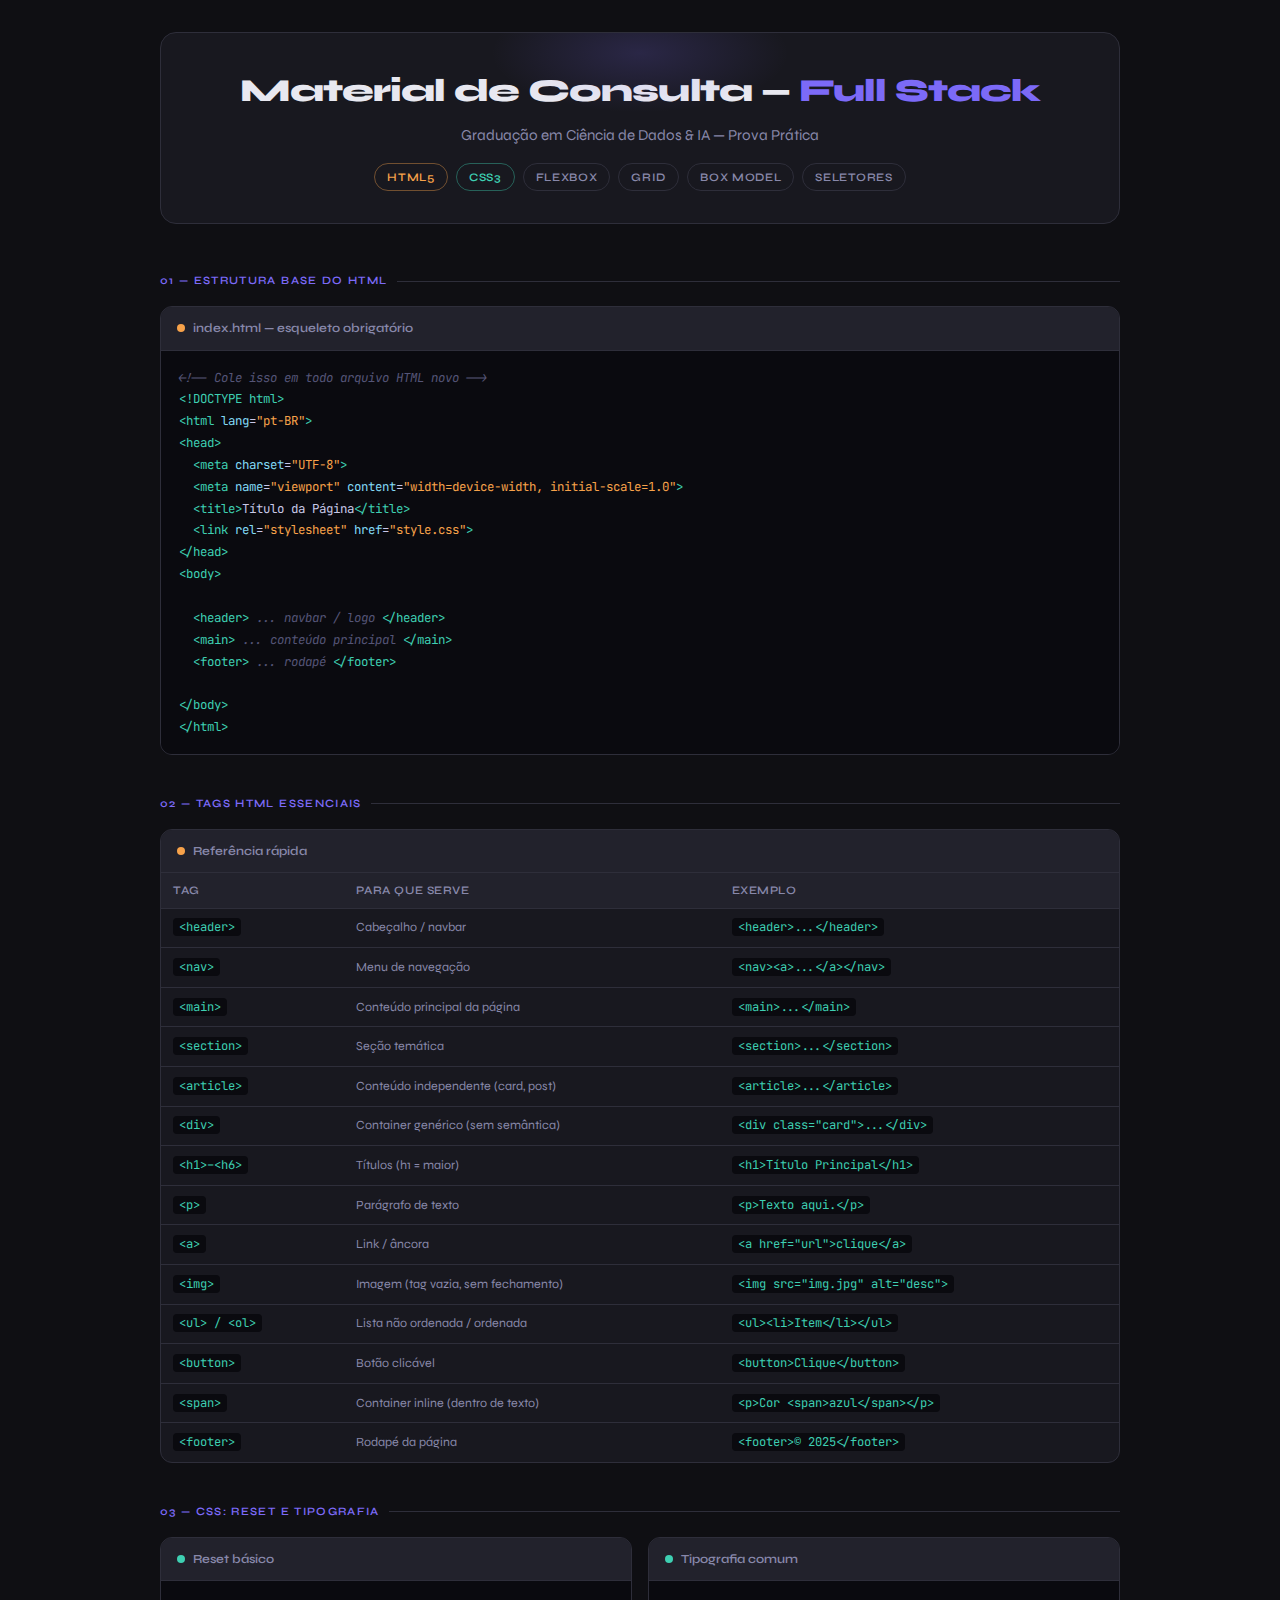
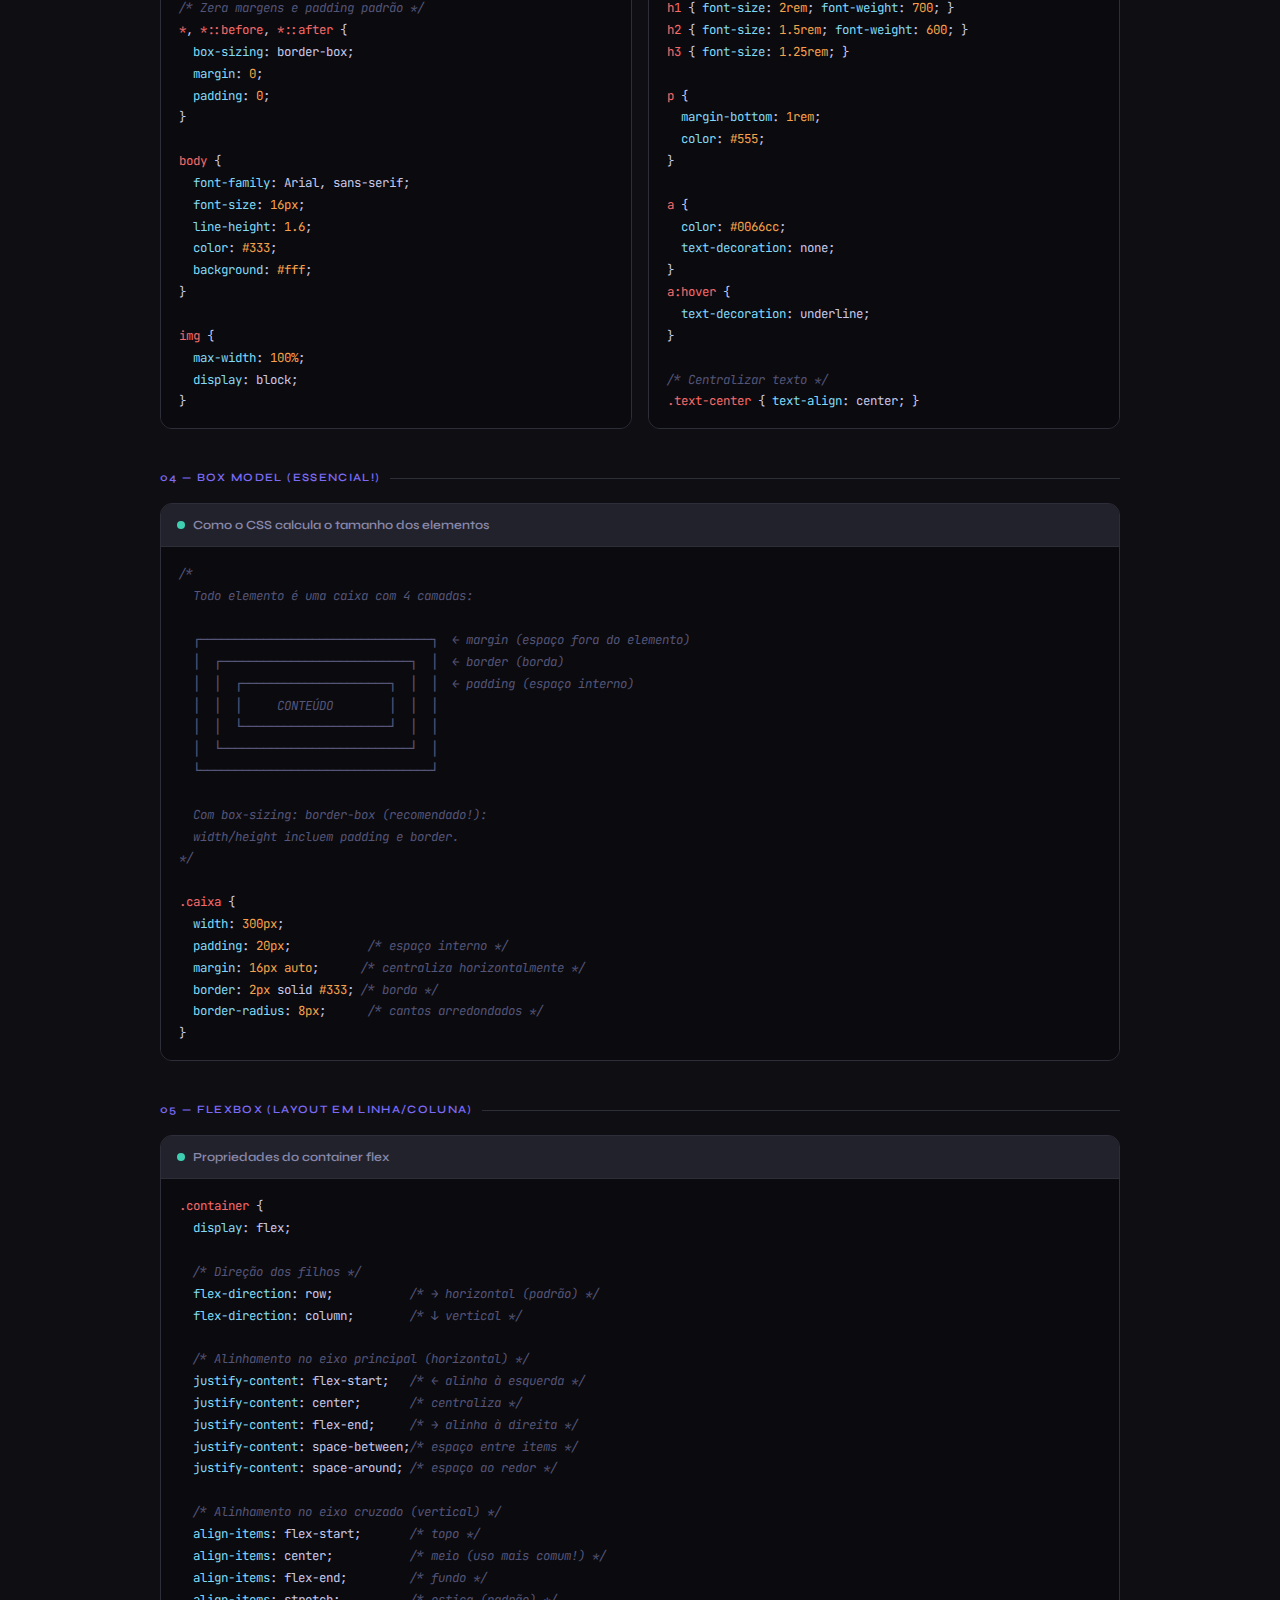
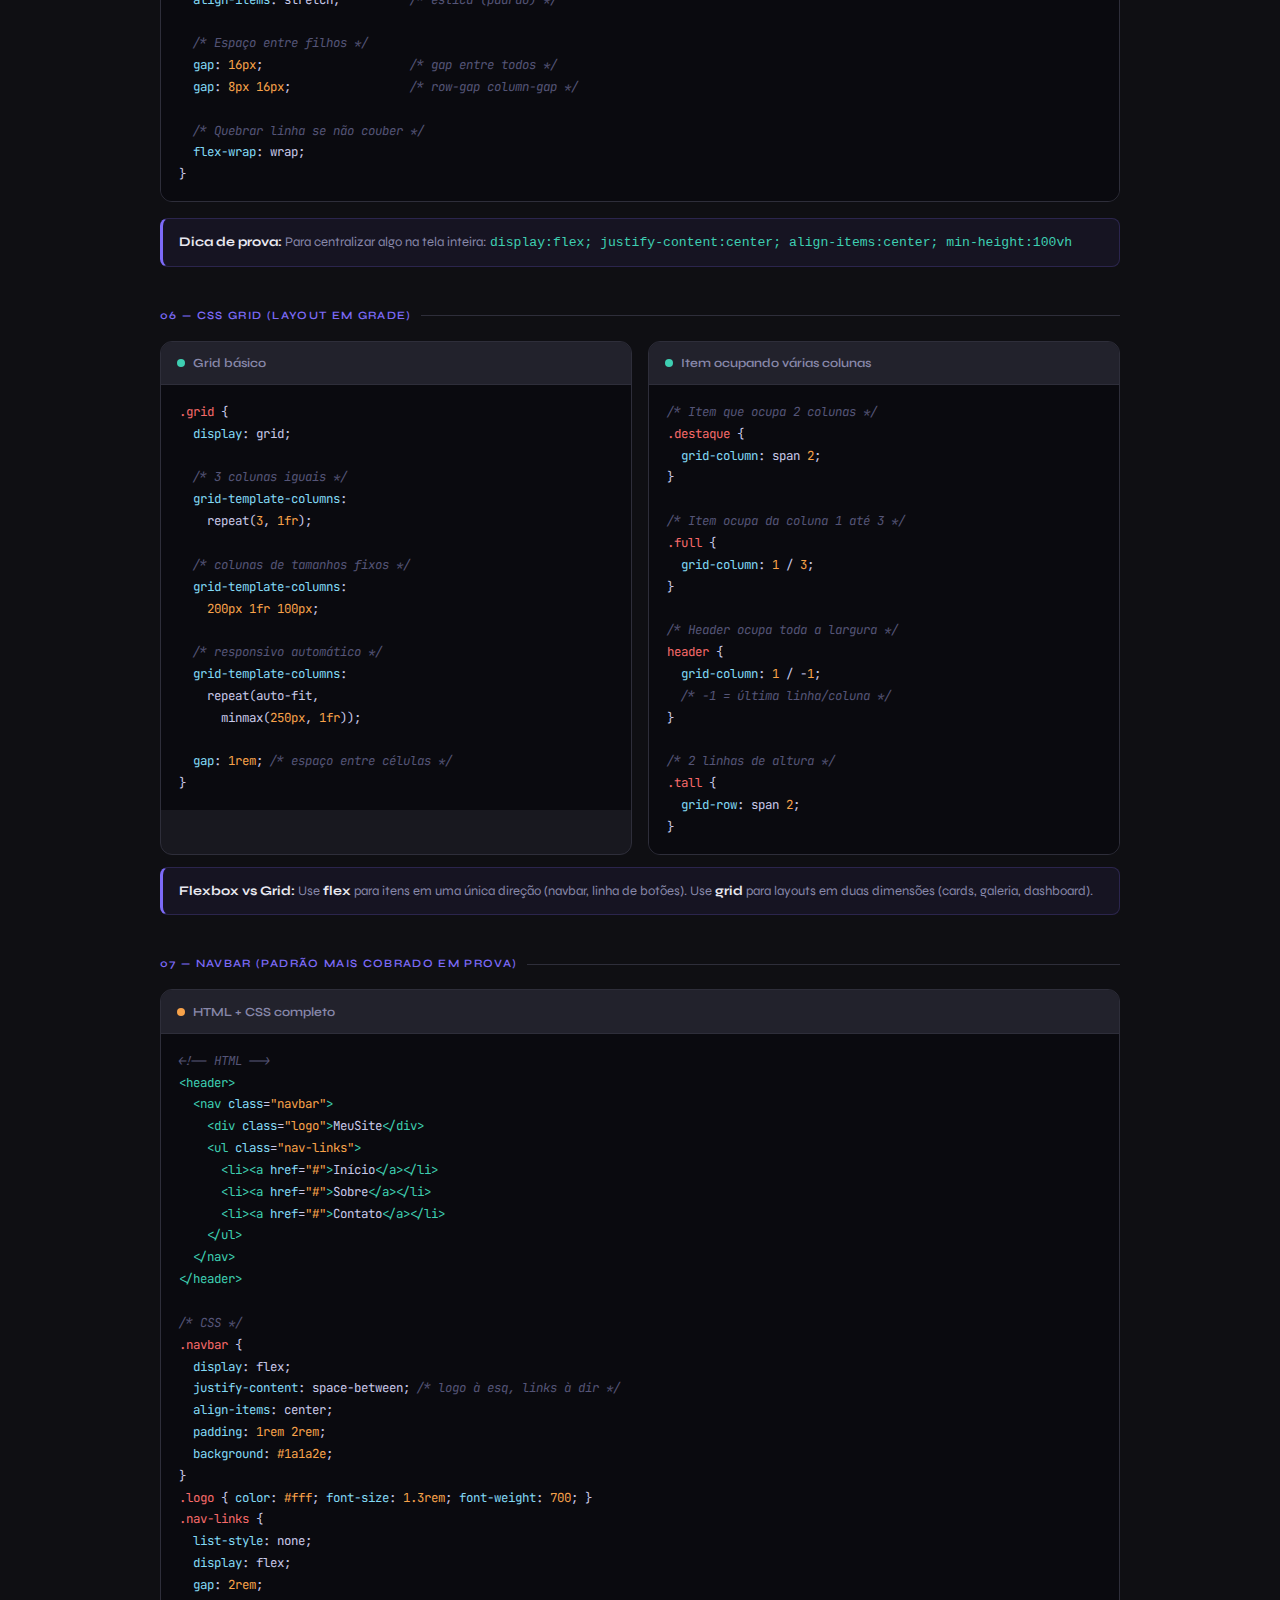
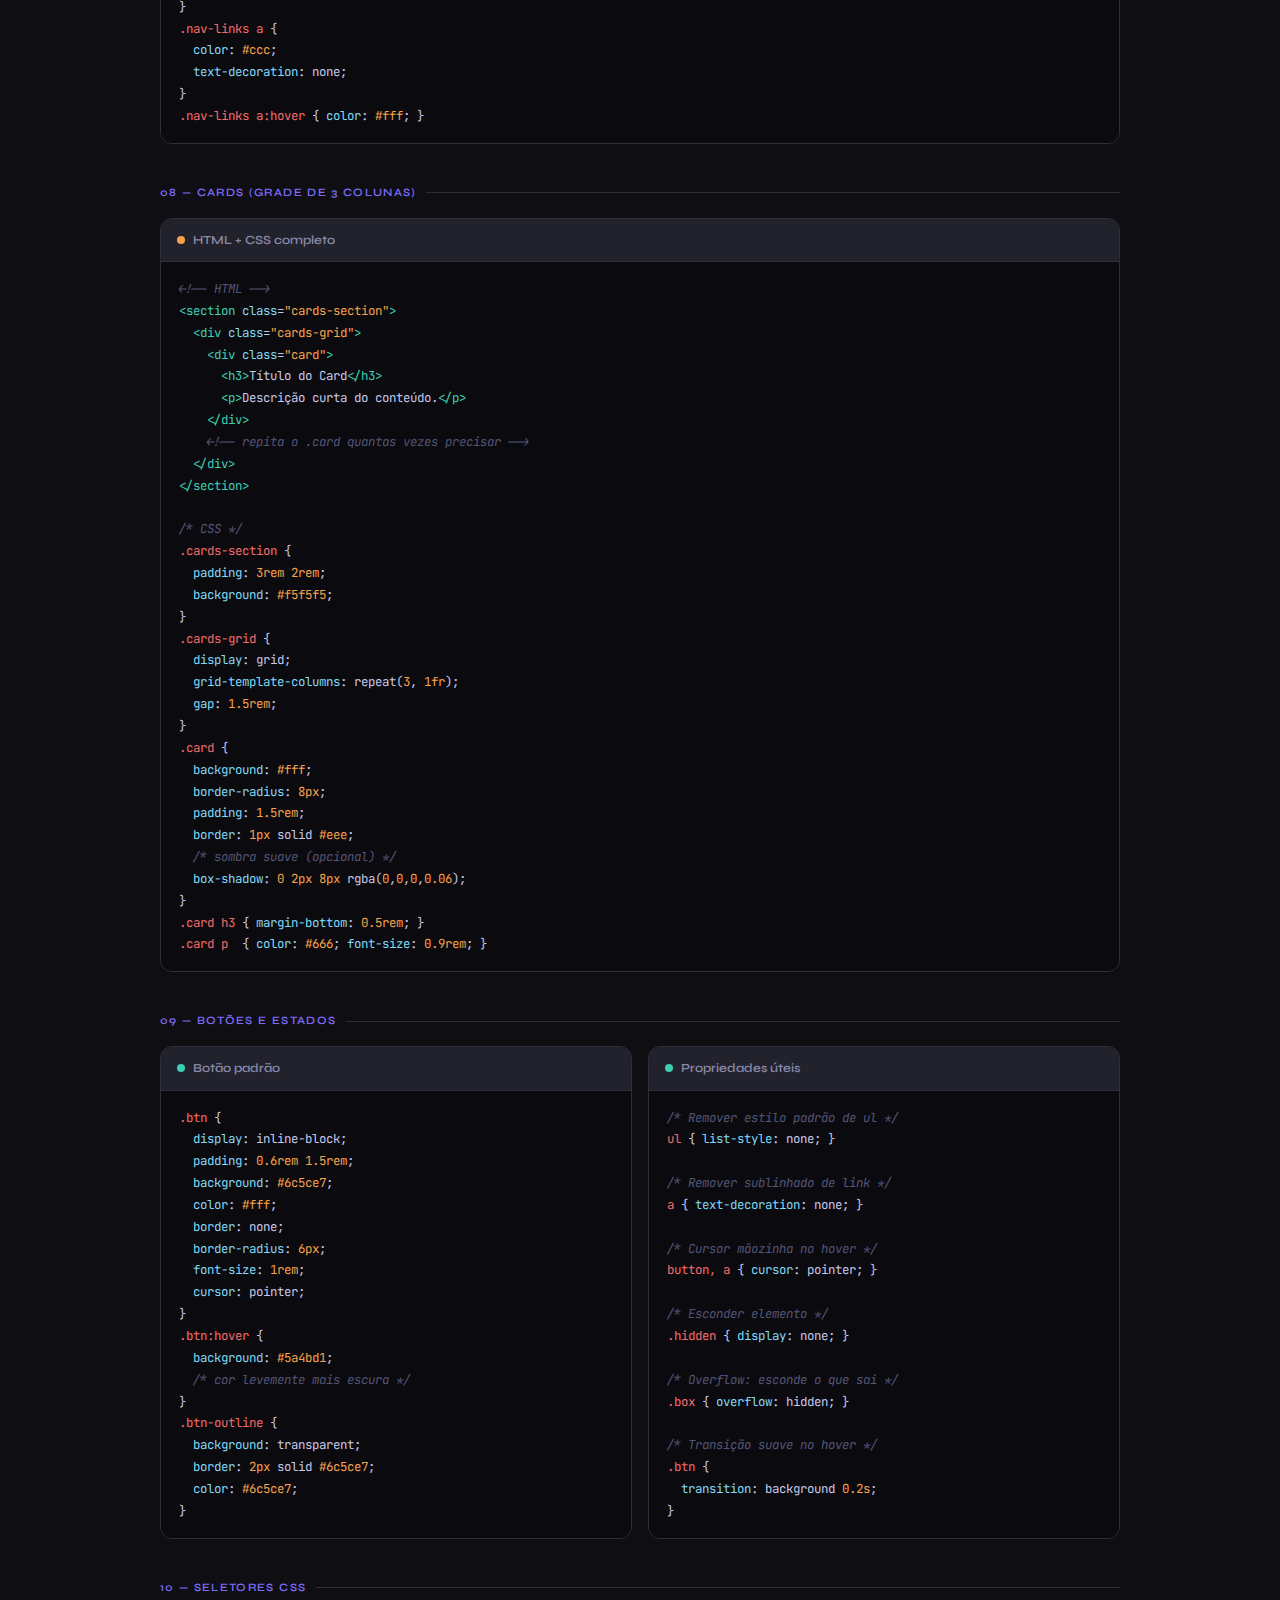
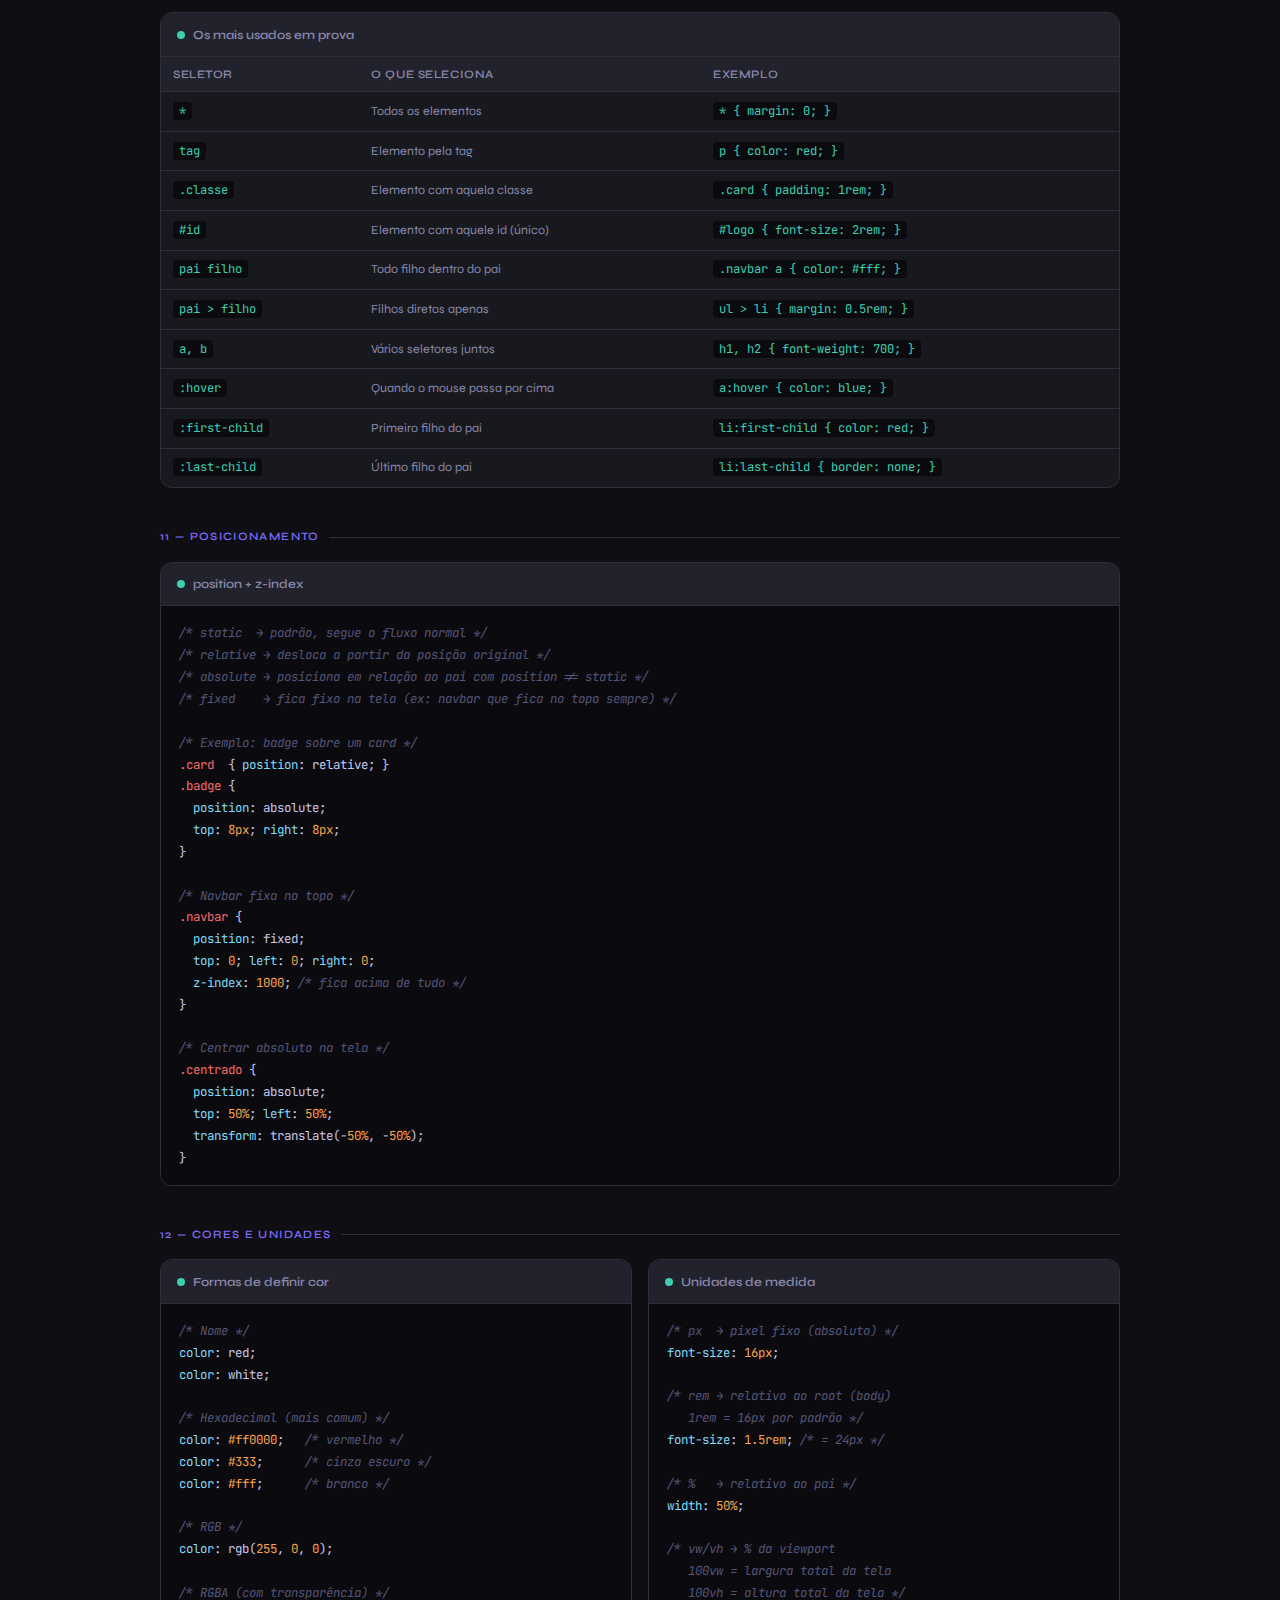
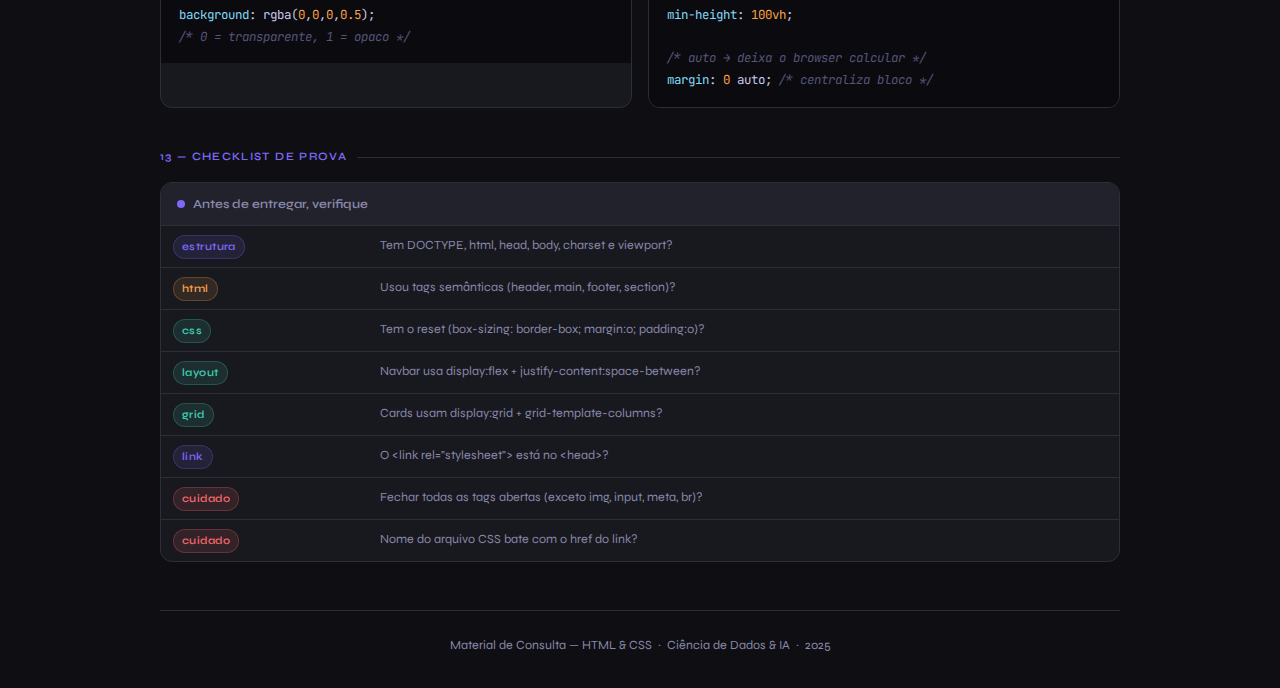
<file: FEI/consulta/material-consulta-fullstack.html>
<!DOCTYPE html>
<html lang="pt-BR">
<head>
<meta charset="UTF-8">
<meta name="viewport" content="width=device-width, initial-scale=1.0">
<title>Material de Consulta — HTML & CSS</title>
<style>
  @import url('https://fonts.googleapis.com/css2?family=JetBrains+Mono:wght@400;600&family=Syne:wght@400;600;800&display=swap');

  *, *::before, *::after { box-sizing: border-box; margin: 0; padding: 0; }

  :root {
    --bg: #0f0f13;
    --surface: #18181f;
    --surface2: #22222c;
    --border: #2e2e3a;
    --accent: #7c6af7;
    --accent2: #3ecfb2;
    --accent3: #f7a24a;
    --danger: #f76a6a;
    --text: #e8e8f0;
    --muted: #8888aa;
    --code-bg: #0a0a0f;
  }

  body {
    font-family: 'Syne', sans-serif;
    background: var(--bg);
    color: var(--text);
    line-height: 1.6;
    padding: 2rem 1rem;
  }

  .container { max-width: 960px; margin: 0 auto; }

  /* HEADER */
  header {
    text-align: center;
    margin-bottom: 3rem;
    padding: 2rem;
    border: 1px solid var(--border);
    border-radius: 16px;
    background: var(--surface);
    position: relative;
    overflow: hidden;
  }
  header::before {
    content: '';
    position: absolute;
    top: -40px; left: 50%; transform: translateX(-50%);
    width: 300px; height: 120px;
    background: radial-gradient(ellipse, rgba(124,106,247,0.18) 0%, transparent 70%);
    pointer-events: none;
  }
  header h1 { font-size: 2rem; font-weight: 800; letter-spacing: -0.03em; }
  header h1 span { color: var(--accent); }
  header p { color: var(--muted); font-size: 0.95rem; margin-top: 0.4rem; }
  .tags { display: flex; gap: 0.5rem; justify-content: center; margin-top: 1rem; flex-wrap: wrap; }
  .tag {
    font-size: 0.72rem; font-weight: 600; letter-spacing: 0.06em; text-transform: uppercase;
    padding: 4px 12px; border-radius: 100px;
    border: 1px solid var(--border); color: var(--muted);
  }
  .tag.html { border-color: rgba(247,162,74,0.4); color: var(--accent3); }
  .tag.css  { border-color: rgba(62,207,178,0.4); color: var(--accent2); }

  /* SECTION */
  section { margin-bottom: 2.5rem; }
  .section-title {
    font-size: 0.7rem; font-weight: 600; letter-spacing: 0.12em; text-transform: uppercase;
    color: var(--accent); margin-bottom: 1rem;
    display: flex; align-items: center; gap: 0.6rem;
  }
  .section-title::after {
    content: ''; flex: 1; height: 1px; background: var(--border);
  }

  /* CARDS GRID */
  .grid { display: grid; grid-template-columns: repeat(auto-fit, minmax(280px, 1fr)); gap: 1rem; }
  .card {
    background: var(--surface);
    border: 1px solid var(--border);
    border-radius: 12px;
    overflow: hidden;
  }
  .card-header {
    padding: 0.7rem 1rem;
    background: var(--surface2);
    border-bottom: 1px solid var(--border);
    font-size: 0.78rem; font-weight: 600; color: var(--muted);
    display: flex; align-items: center; gap: 0.5rem;
  }
  .dot { width: 8px; height: 8px; border-radius: 50%; }
  .dot.orange { background: var(--accent3); }
  .dot.green  { background: var(--accent2); }
  .dot.purple { background: var(--accent); }

  /* CODE BLOCKS */
  pre {
    background: var(--code-bg);
    padding: 1rem 1.1rem;
    font-family: 'JetBrains Mono', monospace;
    font-size: 0.78rem;
    line-height: 1.75;
    overflow-x: auto;
    color: #c8c8e8;
  }
  .kw  { color: #bf86fa; }   /* keyword */
  .at  { color: #82d9f5; }   /* attribute */
  .vl  { color: #f7a24a; }   /* value / string */
  .cm  { color: #555577; font-style: italic; }  /* comment */
  .tg  { color: #3ecfb2; }   /* tag */
  .se  { color: #f76a6a; }   /* selector */
  .pr  { color: #82d9f5; }   /* property */
  .nu  { color: #f7a24a; }   /* number/unit */

  /* TABLE */
  .ref-table { width: 100%; border-collapse: collapse; font-size: 0.82rem; }
  .ref-table th {
    text-align: left; padding: 0.5rem 0.75rem;
    background: var(--surface2); color: var(--muted);
    font-weight: 600; font-size: 0.72rem; text-transform: uppercase; letter-spacing: 0.05em;
    border-bottom: 1px solid var(--border);
  }
  .ref-table td { padding: 0.55rem 0.75rem; border-bottom: 1px solid var(--border); vertical-align: top; }
  .ref-table tr:last-child td { border-bottom: none; }
  .ref-table code {
    font-family: 'JetBrains Mono', monospace;
    font-size: 0.76rem; color: var(--accent2);
    background: var(--code-bg); padding: 1px 6px; border-radius: 4px;
  }
  .ref-table .desc { color: var(--muted); font-size: 0.78rem; }

  /* PILL / BADGE */
  .pill {
    display: inline-block; font-size: 0.68rem; font-weight: 600;
    padding: 2px 8px; border-radius: 100px; letter-spacing: 0.04em;
  }
  .pill.css  { background: rgba(62,207,178,0.12); color: var(--accent2); border: 1px solid rgba(62,207,178,0.25); }
  .pill.html { background: rgba(247,162,74,0.12); color: var(--accent3); border: 1px solid rgba(247,162,74,0.25); }
  .pill.tip  { background: rgba(124,106,247,0.12); color: var(--accent);  border: 1px solid rgba(124,106,247,0.25); }
  .pill.warn { background: rgba(247,106,106,0.12); color: var(--danger);  border: 1px solid rgba(247,106,106,0.25); }

  /* TIP BOX */
  .tip-box {
    background: rgba(124,106,247,0.07);
    border: 1px solid rgba(124,106,247,0.2);
    border-left: 3px solid var(--accent);
    border-radius: 8px; padding: 0.8rem 1rem;
    font-size: 0.82rem; color: var(--muted);
    margin-top: 0.75rem;
  }
  .tip-box strong { color: var(--text); }

  /* WIDE CARD */
  .wide-card {
    background: var(--surface);
    border: 1px solid var(--border);
    border-radius: 12px;
    overflow: hidden;
    margin-bottom: 1rem;
  }

  /* CHEAT ROW */
  .cheat-row { display: grid; grid-template-columns: 1fr 1fr; gap: 1rem; }
  @media (max-width: 600px) { .cheat-row { grid-template-columns: 1fr; } }

  /* VISUAL DEMO */
  .demo-box {
    padding: 1rem;
    background: var(--code-bg);
    display: flex; gap: 0.5rem; flex-wrap: wrap;
  }
  .box-demo {
    width: 50px; height: 50px; border-radius: 4px;
    background: var(--accent); display: flex; align-items: center;
    justify-content: center; font-size: 0.65rem; color: #fff; font-weight: 600;
    font-family: 'JetBrains Mono', monospace;
  }

  footer {
    text-align: center; margin-top: 3rem;
    color: var(--muted); font-size: 0.78rem;
    border-top: 1px solid var(--border); padding-top: 1.5rem;
  }
</style>
</head>
<body>
<div class="container">

  <!-- HEADER -->
  <header>
    <h1>Material de Consulta — <span>Full Stack</span></h1>
    <p>Graduação em Ciência de Dados & IA — Prova Prática</p>
    <div class="tags">
      <span class="tag html">HTML5</span>
      <span class="tag css">CSS3</span>
      <span class="tag">Flexbox</span>
      <span class="tag">Grid</span>
      <span class="tag">Box Model</span>
      <span class="tag">Seletores</span>
    </div>
  </header>

  <!-- 1. ESTRUTURA HTML -->
  <section>
    <div class="section-title">01 — Estrutura base do HTML</div>
    <div class="wide-card">
      <div class="card-header"><span class="dot orange"></span> index.html — esqueleto obrigatório</div>
      <pre><span class="cm">&lt;!-- Cole isso em todo arquivo HTML novo --&gt;</span>
<span class="tg">&lt;!DOCTYPE html&gt;</span>
<span class="tg">&lt;html</span> <span class="at">lang</span>=<span class="vl">"pt-BR"</span><span class="tg">&gt;</span>
<span class="tg">&lt;head&gt;</span>
  <span class="tg">&lt;meta</span> <span class="at">charset</span>=<span class="vl">"UTF-8"</span><span class="tg">&gt;</span>
  <span class="tg">&lt;meta</span> <span class="at">name</span>=<span class="vl">"viewport"</span> <span class="at">content</span>=<span class="vl">"width=device-width, initial-scale=1.0"</span><span class="tg">&gt;</span>
  <span class="tg">&lt;title&gt;</span>Título da Página<span class="tg">&lt;/title&gt;</span>
  <span class="tg">&lt;link</span> <span class="at">rel</span>=<span class="vl">"stylesheet"</span> <span class="at">href</span>=<span class="vl">"style.css"</span><span class="tg">&gt;</span>
<span class="tg">&lt;/head&gt;</span>
<span class="tg">&lt;body&gt;</span>

  <span class="tg">&lt;header&gt;</span><span class="cm"> ... navbar / logo </span><span class="tg">&lt;/header&gt;</span>
  <span class="tg">&lt;main&gt;</span><span class="cm"> ... conteúdo principal </span><span class="tg">&lt;/main&gt;</span>
  <span class="tg">&lt;footer&gt;</span><span class="cm"> ... rodapé </span><span class="tg">&lt;/footer&gt;</span>

<span class="tg">&lt;/body&gt;</span>
<span class="tg">&lt;/html&gt;</span></pre>
    </div>
  </section>

  <!-- 2. TAGS MAIS USADAS -->
  <section>
    <div class="section-title">02 — Tags HTML essenciais</div>
    <div class="wide-card">
      <div class="card-header"><span class="dot orange"></span> Referência rápida</div>
      <table class="ref-table">
        <thead><tr><th>Tag</th><th>Para que serve</th><th>Exemplo</th></tr></thead>
        <tbody>
          <tr><td><code>&lt;header&gt;</code></td><td class="desc">Cabeçalho / navbar</td><td><code>&lt;header&gt;...&lt;/header&gt;</code></td></tr>
          <tr><td><code>&lt;nav&gt;</code></td><td class="desc">Menu de navegação</td><td><code>&lt;nav&gt;&lt;a&gt;...&lt;/a&gt;&lt;/nav&gt;</code></td></tr>
          <tr><td><code>&lt;main&gt;</code></td><td class="desc">Conteúdo principal da página</td><td><code>&lt;main&gt;...&lt;/main&gt;</code></td></tr>
          <tr><td><code>&lt;section&gt;</code></td><td class="desc">Seção temática</td><td><code>&lt;section&gt;...&lt;/section&gt;</code></td></tr>
          <tr><td><code>&lt;article&gt;</code></td><td class="desc">Conteúdo independente (card, post)</td><td><code>&lt;article&gt;...&lt;/article&gt;</code></td></tr>
          <tr><td><code>&lt;div&gt;</code></td><td class="desc">Container genérico (sem semântica)</td><td><code>&lt;div class="card"&gt;...&lt;/div&gt;</code></td></tr>
          <tr><td><code>&lt;h1&gt;–&lt;h6&gt;</code></td><td class="desc">Títulos (h1 = maior)</td><td><code>&lt;h1&gt;Título Principal&lt;/h1&gt;</code></td></tr>
          <tr><td><code>&lt;p&gt;</code></td><td class="desc">Parágrafo de texto</td><td><code>&lt;p&gt;Texto aqui.&lt;/p&gt;</code></td></tr>
          <tr><td><code>&lt;a&gt;</code></td><td class="desc">Link / âncora</td><td><code>&lt;a href="url"&gt;clique&lt;/a&gt;</code></td></tr>
          <tr><td><code>&lt;img&gt;</code></td><td class="desc">Imagem (tag vazia, sem fechamento)</td><td><code>&lt;img src="img.jpg" alt="desc"&gt;</code></td></tr>
          <tr><td><code>&lt;ul&gt; / &lt;ol&gt;</code></td><td class="desc">Lista não ordenada / ordenada</td><td><code>&lt;ul&gt;&lt;li&gt;Item&lt;/li&gt;&lt;/ul&gt;</code></td></tr>
          <tr><td><code>&lt;button&gt;</code></td><td class="desc">Botão clicável</td><td><code>&lt;button&gt;Clique&lt;/button&gt;</code></td></tr>
          <tr><td><code>&lt;span&gt;</code></td><td class="desc">Container inline (dentro de texto)</td><td><code>&lt;p&gt;Cor &lt;span&gt;azul&lt;/span&gt;&lt;/p&gt;</code></td></tr>
          <tr><td><code>&lt;footer&gt;</code></td><td class="desc">Rodapé da página</td><td><code>&lt;footer&gt;© 2025&lt;/footer&gt;</code></td></tr>
        </tbody>
      </table>
    </div>
  </section>

  <!-- 3. CSS RESET + TIPOGRAFIA -->
  <section>
    <div class="section-title">03 — CSS: reset e tipografia</div>
    <div class="cheat-row">
      <div class="card">
        <div class="card-header"><span class="dot green"></span> Reset básico</div>
        <pre><span class="cm">/* Zera margens e padding padrão */</span>
<span class="se">*</span>, <span class="se">*::before</span>, <span class="se">*::after</span> {
  <span class="pr">box-sizing</span>: border-box;
  <span class="pr">margin</span>: <span class="nu">0</span>;
  <span class="pr">padding</span>: <span class="nu">0</span>;
}

<span class="se">body</span> {
  <span class="pr">font-family</span>: Arial, sans-serif;
  <span class="pr">font-size</span>: <span class="nu">16px</span>;
  <span class="pr">line-height</span>: <span class="nu">1.6</span>;
  <span class="pr">color</span>: <span class="vl">#333</span>;
  <span class="pr">background</span>: <span class="vl">#fff</span>;
}

<span class="se">img</span> {
  <span class="pr">max-width</span>: <span class="nu">100%</span>;
  <span class="pr">display</span>: block;
}</pre>
      </div>
      <div class="card">
        <div class="card-header"><span class="dot green"></span> Tipografia comum</div>
        <pre><span class="se">h1</span> { <span class="pr">font-size</span>: <span class="nu">2rem</span>; <span class="pr">font-weight</span>: <span class="nu">700</span>; }
<span class="se">h2</span> { <span class="pr">font-size</span>: <span class="nu">1.5rem</span>; <span class="pr">font-weight</span>: <span class="nu">600</span>; }
<span class="se">h3</span> { <span class="pr">font-size</span>: <span class="nu">1.25rem</span>; }

<span class="se">p</span> {
  <span class="pr">margin-bottom</span>: <span class="nu">1rem</span>;
  <span class="pr">color</span>: <span class="vl">#555</span>;
}

<span class="se">a</span> {
  <span class="pr">color</span>: <span class="vl">#0066cc</span>;
  <span class="pr">text-decoration</span>: none;
}
<span class="se">a:hover</span> {
  <span class="pr">text-decoration</span>: underline;
}

<span class="cm">/* Centralizar texto */</span>
<span class="se">.text-center</span> { <span class="pr">text-align</span>: center; }</pre>
      </div>
    </div>
  </section>

  <!-- 4. BOX MODEL -->
  <section>
    <div class="section-title">04 — Box model (essencial!)</div>
    <div class="wide-card">
      <div class="card-header"><span class="dot green"></span> Como o CSS calcula o tamanho dos elementos</div>
      <pre><span class="cm">/*
  Todo elemento é uma caixa com 4 camadas:

  ┌─────────────────────────────────┐  ← margin (espaço fora do elemento)
  │  ┌───────────────────────────┐  │  ← border (borda)
  │  │  ┌─────────────────────┐  │  │  ← padding (espaço interno)
  │  │  │     CONTEÚDO        │  │  │
  │  │  └─────────────────────┘  │  │
  │  └───────────────────────────┘  │
  └─────────────────────────────────┘

  Com box-sizing: border-box (recomendado!):
  width/height incluem padding e border.
*/</span>

<span class="se">.caixa</span> {
  <span class="pr">width</span>: <span class="nu">300px</span>;
  <span class="pr">padding</span>: <span class="nu">20px</span>;           <span class="cm">/* espaço interno */</span>
  <span class="pr">margin</span>: <span class="nu">16px</span> <span class="nu">auto</span>;      <span class="cm">/* centraliza horizontalmente */</span>
  <span class="pr">border</span>: <span class="nu">2px</span> solid <span class="vl">#333</span>; <span class="cm">/* borda */</span>
  <span class="pr">border-radius</span>: <span class="nu">8px</span>;      <span class="cm">/* cantos arredondados */</span>
}</pre>
    </div>
  </section>

  <!-- 5. FLEXBOX -->
  <section>
    <div class="section-title">05 — Flexbox (layout em linha/coluna)</div>
    <div class="wide-card">
      <div class="card-header"><span class="dot green"></span> Propriedades do container flex</div>
      <pre><span class="se">.container</span> {
  <span class="pr">display</span>: flex;

  <span class="cm">/* Direção dos filhos */</span>
  <span class="pr">flex-direction</span>: row;           <span class="cm">/* → horizontal (padrão) */</span>
  <span class="pr">flex-direction</span>: column;        <span class="cm">/* ↓ vertical */</span>

  <span class="cm">/* Alinhamento no eixo principal (horizontal) */</span>
  <span class="pr">justify-content</span>: flex-start;   <span class="cm">/* ← alinha à esquerda */</span>
  <span class="pr">justify-content</span>: center;       <span class="cm">/* centraliza */</span>
  <span class="pr">justify-content</span>: flex-end;     <span class="cm">/* → alinha à direita */</span>
  <span class="pr">justify-content</span>: space-between;<span class="cm">/* espaço entre items */</span>
  <span class="pr">justify-content</span>: space-around; <span class="cm">/* espaço ao redor */</span>

  <span class="cm">/* Alinhamento no eixo cruzado (vertical) */</span>
  <span class="pr">align-items</span>: flex-start;       <span class="cm">/* topo */</span>
  <span class="pr">align-items</span>: center;           <span class="cm">/* meio (uso mais comum!) */</span>
  <span class="pr">align-items</span>: flex-end;         <span class="cm">/* fundo */</span>
  <span class="pr">align-items</span>: stretch;          <span class="cm">/* estica (padrão) */</span>

  <span class="cm">/* Espaço entre filhos */</span>
  <span class="pr">gap</span>: <span class="nu">16px</span>;                     <span class="cm">/* gap entre todos */</span>
  <span class="pr">gap</span>: <span class="nu">8px</span> <span class="nu">16px</span>;                 <span class="cm">/* row-gap column-gap */</span>

  <span class="cm">/* Quebrar linha se não couber */</span>
  <span class="pr">flex-wrap</span>: wrap;
}</pre>
    </div>
    <div class="tip-box">
      <strong>Dica de prova:</strong> Para centralizar algo na tela inteira: <code style="font-family:monospace;color:#3ecfb2;font-size:0.82rem">display:flex; justify-content:center; align-items:center; min-height:100vh</code>
    </div>
  </section>

  <!-- 6. CSS GRID -->
  <section>
    <div class="section-title">06 — CSS Grid (layout em grade)</div>
    <div class="cheat-row">
      <div class="card">
        <div class="card-header"><span class="dot green"></span> Grid básico</div>
        <pre><span class="se">.grid</span> {
  <span class="pr">display</span>: grid;

  <span class="cm">/* 3 colunas iguais */</span>
  <span class="pr">grid-template-columns</span>:
    repeat(<span class="nu">3</span>, <span class="nu">1fr</span>);

  <span class="cm">/* colunas de tamanhos fixos */</span>
  <span class="pr">grid-template-columns</span>:
    <span class="nu">200px</span> <span class="nu">1fr</span> <span class="nu">100px</span>;

  <span class="cm">/* responsivo automático */</span>
  <span class="pr">grid-template-columns</span>:
    repeat(auto-fit,
      minmax(<span class="nu">250px</span>, <span class="nu">1fr</span>));

  <span class="pr">gap</span>: <span class="nu">1rem</span>; <span class="cm">/* espaço entre células */</span>
}</pre>
      </div>
      <div class="card">
        <div class="card-header"><span class="dot green"></span> Item ocupando várias colunas</div>
        <pre><span class="cm">/* Item que ocupa 2 colunas */</span>
<span class="se">.destaque</span> {
  <span class="pr">grid-column</span>: span <span class="nu">2</span>;
}

<span class="cm">/* Item ocupa da coluna 1 até 3 */</span>
<span class="se">.full</span> {
  <span class="pr">grid-column</span>: <span class="nu">1</span> / <span class="nu">3</span>;
}

<span class="cm">/* Header ocupa toda a largura */</span>
<span class="se">header</span> {
  <span class="pr">grid-column</span>: <span class="nu">1</span> / -<span class="nu">1</span>;
  <span class="cm">/* -1 = última linha/coluna */</span>
}

<span class="cm">/* 2 linhas de altura */</span>
<span class="se">.tall</span> {
  <span class="pr">grid-row</span>: span <span class="nu">2</span>;
}</pre>
      </div>
    </div>
    <div class="tip-box">
      <strong>Flexbox vs Grid:</strong> Use <strong>flex</strong> para itens em uma única direção (navbar, linha de botões). Use <strong>grid</strong> para layouts em duas dimensões (cards, galeria, dashboard).
    </div>
  </section>

  <!-- 7. NAVBAR -->
  <section>
    <div class="section-title">07 — Navbar (padrão mais cobrado em prova)</div>
    <div class="wide-card">
      <div class="card-header"><span class="dot orange"></span> HTML + CSS completo</div>
      <pre><span class="cm">&lt;!-- HTML --&gt;</span>
<span class="tg">&lt;header&gt;</span>
  <span class="tg">&lt;nav</span> <span class="at">class</span>=<span class="vl">"navbar"</span><span class="tg">&gt;</span>
    <span class="tg">&lt;div</span> <span class="at">class</span>=<span class="vl">"logo"</span><span class="tg">&gt;</span>MeuSite<span class="tg">&lt;/div&gt;</span>
    <span class="tg">&lt;ul</span> <span class="at">class</span>=<span class="vl">"nav-links"</span><span class="tg">&gt;</span>
      <span class="tg">&lt;li&gt;&lt;a</span> <span class="at">href</span>=<span class="vl">"#"</span><span class="tg">&gt;</span>Início<span class="tg">&lt;/a&gt;&lt;/li&gt;</span>
      <span class="tg">&lt;li&gt;&lt;a</span> <span class="at">href</span>=<span class="vl">"#"</span><span class="tg">&gt;</span>Sobre<span class="tg">&lt;/a&gt;&lt;/li&gt;</span>
      <span class="tg">&lt;li&gt;&lt;a</span> <span class="at">href</span>=<span class="vl">"#"</span><span class="tg">&gt;</span>Contato<span class="tg">&lt;/a&gt;&lt;/li&gt;</span>
    <span class="tg">&lt;/ul&gt;</span>
  <span class="tg">&lt;/nav&gt;</span>
<span class="tg">&lt;/header&gt;</span>

<span class="cm">/* CSS */</span>
<span class="se">.navbar</span> {
  <span class="pr">display</span>: flex;
  <span class="pr">justify-content</span>: space-between; <span class="cm">/* logo à esq, links à dir */</span>
  <span class="pr">align-items</span>: center;
  <span class="pr">padding</span>: <span class="nu">1rem</span> <span class="nu">2rem</span>;
  <span class="pr">background</span>: <span class="vl">#1a1a2e</span>;
}
<span class="se">.logo</span> { <span class="pr">color</span>: <span class="vl">#fff</span>; <span class="pr">font-size</span>: <span class="nu">1.3rem</span>; <span class="pr">font-weight</span>: <span class="nu">700</span>; }
<span class="se">.nav-links</span> {
  <span class="pr">list-style</span>: none;
  <span class="pr">display</span>: flex;
  <span class="pr">gap</span>: <span class="nu">2rem</span>;
}
<span class="se">.nav-links a</span> {
  <span class="pr">color</span>: <span class="vl">#ccc</span>;
  <span class="pr">text-decoration</span>: none;
}
<span class="se">.nav-links a:hover</span> { <span class="pr">color</span>: <span class="vl">#fff</span>; }</pre>
    </div>
  </section>

  <!-- 8. CARDS -->
  <section>
    <div class="section-title">08 — Cards (grade de 3 colunas)</div>
    <div class="wide-card">
      <div class="card-header"><span class="dot orange"></span> HTML + CSS completo</div>
      <pre><span class="cm">&lt;!-- HTML --&gt;</span>
<span class="tg">&lt;section</span> <span class="at">class</span>=<span class="vl">"cards-section"</span><span class="tg">&gt;</span>
  <span class="tg">&lt;div</span> <span class="at">class</span>=<span class="vl">"cards-grid"</span><span class="tg">&gt;</span>
    <span class="tg">&lt;div</span> <span class="at">class</span>=<span class="vl">"card"</span><span class="tg">&gt;</span>
      <span class="tg">&lt;h3&gt;</span>Título do Card<span class="tg">&lt;/h3&gt;</span>
      <span class="tg">&lt;p&gt;</span>Descrição curta do conteúdo.<span class="tg">&lt;/p&gt;</span>
    <span class="tg">&lt;/div&gt;</span>
    <span class="cm">&lt;!-- repita o .card quantas vezes precisar --&gt;</span>
  <span class="tg">&lt;/div&gt;</span>
<span class="tg">&lt;/section&gt;</span>

<span class="cm">/* CSS */</span>
<span class="se">.cards-section</span> {
  <span class="pr">padding</span>: <span class="nu">3rem</span> <span class="nu">2rem</span>;
  <span class="pr">background</span>: <span class="vl">#f5f5f5</span>;
}
<span class="se">.cards-grid</span> {
  <span class="pr">display</span>: grid;
  <span class="pr">grid-template-columns</span>: repeat(<span class="nu">3</span>, <span class="nu">1fr</span>);
  <span class="pr">gap</span>: <span class="nu">1.5rem</span>;
}
<span class="se">.card</span> {
  <span class="pr">background</span>: <span class="vl">#fff</span>;
  <span class="pr">border-radius</span>: <span class="nu">8px</span>;
  <span class="pr">padding</span>: <span class="nu">1.5rem</span>;
  <span class="pr">border</span>: <span class="nu">1px</span> solid <span class="vl">#eee</span>;
  <span class="cm">/* sombra suave (opcional) */</span>
  <span class="pr">box-shadow</span>: <span class="nu">0</span> <span class="nu">2px</span> <span class="nu">8px</span> rgba(<span class="nu">0</span>,<span class="nu">0</span>,<span class="nu">0</span>,<span class="nu">0.06</span>);
}
<span class="se">.card h3</span> { <span class="pr">margin-bottom</span>: <span class="nu">0.5rem</span>; }
<span class="se">.card p</span>  { <span class="pr">color</span>: <span class="vl">#666</span>; <span class="pr">font-size</span>: <span class="nu">0.9rem</span>; }</pre>
    </div>
  </section>

  <!-- 9. BOTÕES -->
  <section>
    <div class="section-title">09 — Botões e estados</div>
    <div class="cheat-row">
      <div class="card">
        <div class="card-header"><span class="dot green"></span> Botão padrão</div>
        <pre><span class="se">.btn</span> {
  <span class="pr">display</span>: inline-block;
  <span class="pr">padding</span>: <span class="nu">0.6rem</span> <span class="nu">1.5rem</span>;
  <span class="pr">background</span>: <span class="vl">#6c5ce7</span>;
  <span class="pr">color</span>: <span class="vl">#fff</span>;
  <span class="pr">border</span>: none;
  <span class="pr">border-radius</span>: <span class="nu">6px</span>;
  <span class="pr">font-size</span>: <span class="nu">1rem</span>;
  <span class="pr">cursor</span>: pointer;
}
<span class="se">.btn:hover</span> {
  <span class="pr">background</span>: <span class="vl">#5a4bd1</span>;
  <span class="cm">/* cor levemente mais escura */</span>
}
<span class="se">.btn-outline</span> {
  <span class="pr">background</span>: transparent;
  <span class="pr">border</span>: <span class="nu">2px</span> solid <span class="vl">#6c5ce7</span>;
  <span class="pr">color</span>: <span class="vl">#6c5ce7</span>;
}</pre>
      </div>
      <div class="card">
        <div class="card-header"><span class="dot green"></span> Propriedades úteis</div>
        <pre><span class="cm">/* Remover estilo padrão de ul */</span>
<span class="se">ul</span> { <span class="pr">list-style</span>: none; }

<span class="cm">/* Remover sublinhado de link */</span>
<span class="se">a</span> { <span class="pr">text-decoration</span>: none; }

<span class="cm">/* Cursor mãozinha no hover */</span>
<span class="se">button, a</span> { <span class="pr">cursor</span>: pointer; }

<span class="cm">/* Esconder elemento */</span>
<span class="se">.hidden</span> { <span class="pr">display</span>: none; }

<span class="cm">/* Overflow: esconde o que sai */</span>
<span class="se">.box</span> { <span class="pr">overflow</span>: hidden; }

<span class="cm">/* Transição suave no hover */</span>
<span class="se">.btn</span> {
  <span class="pr">transition</span>: background <span class="nu">0.2s</span>;
}</pre>
      </div>
    </div>
  </section>

  <!-- 10. SELETORES CSS -->
  <section>
    <div class="section-title">10 — Seletores CSS</div>
    <div class="wide-card">
      <div class="card-header"><span class="dot green"></span> Os mais usados em prova</div>
      <table class="ref-table">
        <thead><tr><th>Seletor</th><th>O que seleciona</th><th>Exemplo</th></tr></thead>
        <tbody>
          <tr><td><code>*</code></td><td class="desc">Todos os elementos</td><td><code>* { margin: 0; }</code></td></tr>
          <tr><td><code>tag</code></td><td class="desc">Elemento pela tag</td><td><code>p { color: red; }</code></td></tr>
          <tr><td><code>.classe</code></td><td class="desc">Elemento com aquela classe</td><td><code>.card { padding: 1rem; }</code></td></tr>
          <tr><td><code>#id</code></td><td class="desc">Elemento com aquele id (único)</td><td><code>#logo { font-size: 2rem; }</code></td></tr>
          <tr><td><code>pai filho</code></td><td class="desc">Todo filho dentro do pai</td><td><code>.navbar a { color: #fff; }</code></td></tr>
          <tr><td><code>pai > filho</code></td><td class="desc">Filhos diretos apenas</td><td><code>ul > li { margin: 0.5rem; }</code></td></tr>
          <tr><td><code>a, b</code></td><td class="desc">Vários seletores juntos</td><td><code>h1, h2 { font-weight: 700; }</code></td></tr>
          <tr><td><code>:hover</code></td><td class="desc">Quando o mouse passa por cima</td><td><code>a:hover { color: blue; }</code></td></tr>
          <tr><td><code>:first-child</code></td><td class="desc">Primeiro filho do pai</td><td><code>li:first-child { color: red; }</code></td></tr>
          <tr><td><code>:last-child</code></td><td class="desc">Último filho do pai</td><td><code>li:last-child { border: none; }</code></td></tr>
        </tbody>
      </table>
    </div>
  </section>

  <!-- 11. POSICIONAMENTO -->
  <section>
    <div class="section-title">11 — Posicionamento</div>
    <div class="wide-card">
      <div class="card-header"><span class="dot green"></span> position + z-index</div>
      <pre><span class="cm">/* static  → padrão, segue o fluxo normal */</span>
<span class="cm">/* relative → desloca a partir da posição original */</span>
<span class="cm">/* absolute → posiciona em relação ao pai com position != static */</span>
<span class="cm">/* fixed    → fica fixo na tela (ex: navbar que fica no topo sempre) */</span>

<span class="cm">/* Exemplo: badge sobre um card */</span>
<span class="se">.card</span>  { <span class="pr">position</span>: relative; }
<span class="se">.badge</span> {
  <span class="pr">position</span>: absolute;
  <span class="pr">top</span>: <span class="nu">8px</span>; <span class="pr">right</span>: <span class="nu">8px</span>;
}

<span class="cm">/* Navbar fixa no topo */</span>
<span class="se">.navbar</span> {
  <span class="pr">position</span>: fixed;
  <span class="pr">top</span>: <span class="nu">0</span>; <span class="pr">left</span>: <span class="nu">0</span>; <span class="pr">right</span>: <span class="nu">0</span>;
  <span class="pr">z-index</span>: <span class="nu">1000</span>; <span class="cm">/* fica acima de tudo */</span>
}

<span class="cm">/* Centrar absoluto na tela */</span>
<span class="se">.centrado</span> {
  <span class="pr">position</span>: absolute;
  <span class="pr">top</span>: <span class="nu">50%</span>; <span class="pr">left</span>: <span class="nu">50%</span>;
  <span class="pr">transform</span>: translate(-<span class="nu">50%</span>, -<span class="nu">50%</span>);
}</pre>
    </div>
  </section>

  <!-- 12. CORES E UNIDADES -->
  <section>
    <div class="section-title">12 — Cores e unidades</div>
    <div class="cheat-row">
      <div class="card">
        <div class="card-header"><span class="dot green"></span> Formas de definir cor</div>
        <pre><span class="cm">/* Nome */</span>
<span class="pr">color</span>: red;
<span class="pr">color</span>: white;

<span class="cm">/* Hexadecimal (mais comum) */</span>
<span class="pr">color</span>: <span class="vl">#ff0000</span>;   <span class="cm">/* vermelho */</span>
<span class="pr">color</span>: <span class="vl">#333</span>;      <span class="cm">/* cinza escuro */</span>
<span class="pr">color</span>: <span class="vl">#fff</span>;      <span class="cm">/* branco */</span>

<span class="cm">/* RGB */</span>
<span class="pr">color</span>: rgb(<span class="nu">255</span>, <span class="nu">0</span>, <span class="nu">0</span>);

<span class="cm">/* RGBA (com transparência) */</span>
<span class="pr">background</span>: rgba(<span class="nu">0</span>,<span class="nu">0</span>,<span class="nu">0</span>,<span class="nu">0.5</span>);
<span class="cm">/* 0 = transparente, 1 = opaco */</span></pre>
      </div>
      <div class="card">
        <div class="card-header"><span class="dot green"></span> Unidades de medida</div>
        <pre><span class="cm">/* px  → pixel fixo (absoluto) */</span>
<span class="pr">font-size</span>: <span class="nu">16px</span>;

<span class="cm">/* rem → relativo ao root (body)
   1rem = 16px por padrão */</span>
<span class="pr">font-size</span>: <span class="nu">1.5rem</span>; <span class="cm">/* = 24px */</span>

<span class="cm">/* %   → relativo ao pai */</span>
<span class="pr">width</span>: <span class="nu">50%</span>;

<span class="cm">/* vw/vh → % da viewport
   100vw = largura total da tela
   100vh = altura total da tela */</span>
<span class="pr">min-height</span>: <span class="nu">100vh</span>;

<span class="cm">/* auto → deixa o browser calcular */</span>
<span class="pr">margin</span>: <span class="nu">0</span> auto; <span class="cm">/* centraliza bloco */</span></pre>
      </div>
    </div>
  </section>

  <!-- 13. DICAS FINAIS -->
  <section>
    <div class="section-title">13 — Checklist de prova</div>
    <div class="wide-card">
      <div class="card-header"><span class="dot purple"></span> Antes de entregar, verifique</div>
      <table class="ref-table">
        <tbody>
          <tr><td><span class="pill tip">estrutura</span></td><td class="desc">Tem DOCTYPE, html, head, body, charset e viewport?</td></tr>
          <tr><td><span class="pill html">html</span></td><td class="desc">Usou tags semânticas (header, main, footer, section)?</td></tr>
          <tr><td><span class="pill css">css</span></td><td class="desc">Tem o reset (box-sizing: border-box; margin:0; padding:0)?</td></tr>
          <tr><td><span class="pill css">layout</span></td><td class="desc">Navbar usa display:flex + justify-content:space-between?</td></tr>
          <tr><td><span class="pill css">grid</span></td><td class="desc">Cards usam display:grid + grid-template-columns?</td></tr>
          <tr><td><span class="pill tip">link</span></td><td class="desc">O &lt;link rel="stylesheet"&gt; está no &lt;head&gt;?</td></tr>
          <tr><td><span class="pill warn">cuidado</span></td><td class="desc">Fechar todas as tags abertas (exceto img, input, meta, br)?</td></tr>
          <tr><td><span class="pill warn">cuidado</span></td><td class="desc">Nome do arquivo CSS bate com o href do link?</td></tr>
        </tbody>
      </table>
    </div>
  </section>

  <footer>
    Material de Consulta — HTML & CSS &nbsp;·&nbsp; Ciência de Dados & IA &nbsp;·&nbsp; 2025
  </footer>

</div>
</body>
</html>
</file>
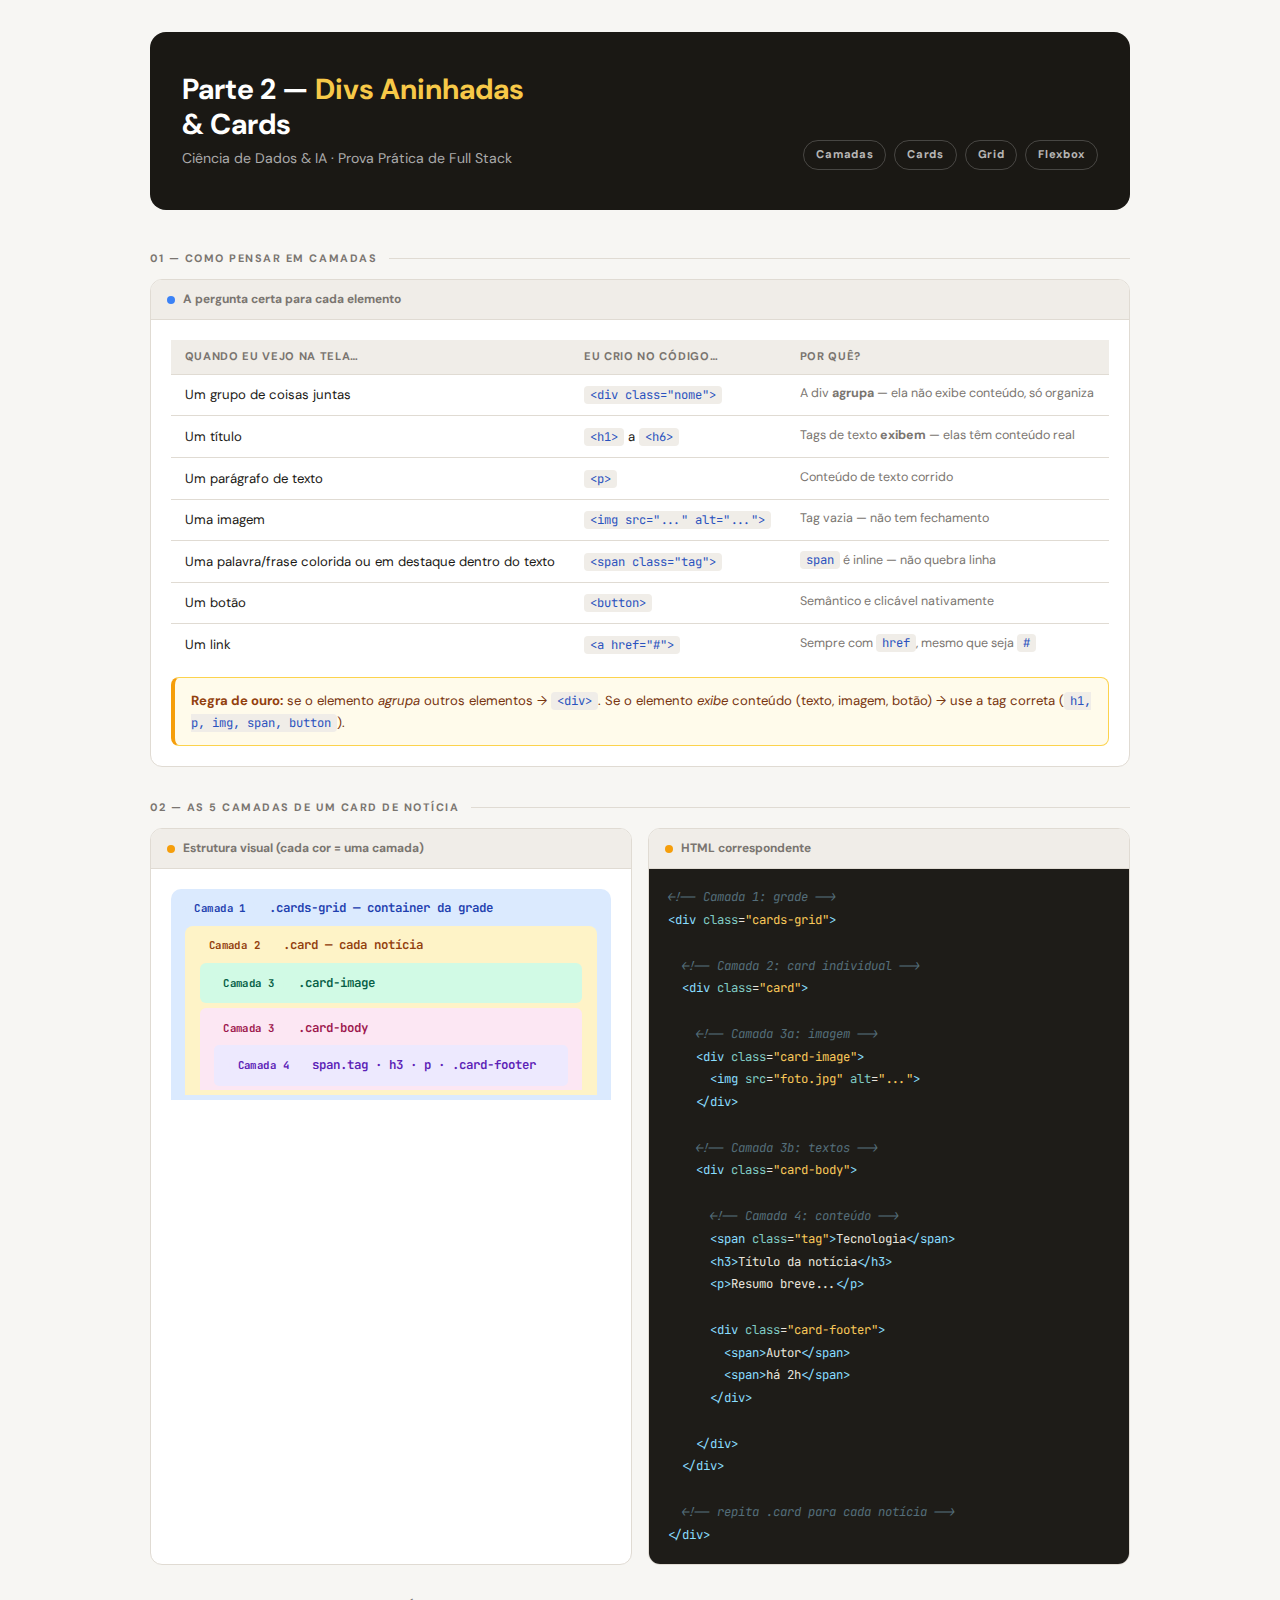
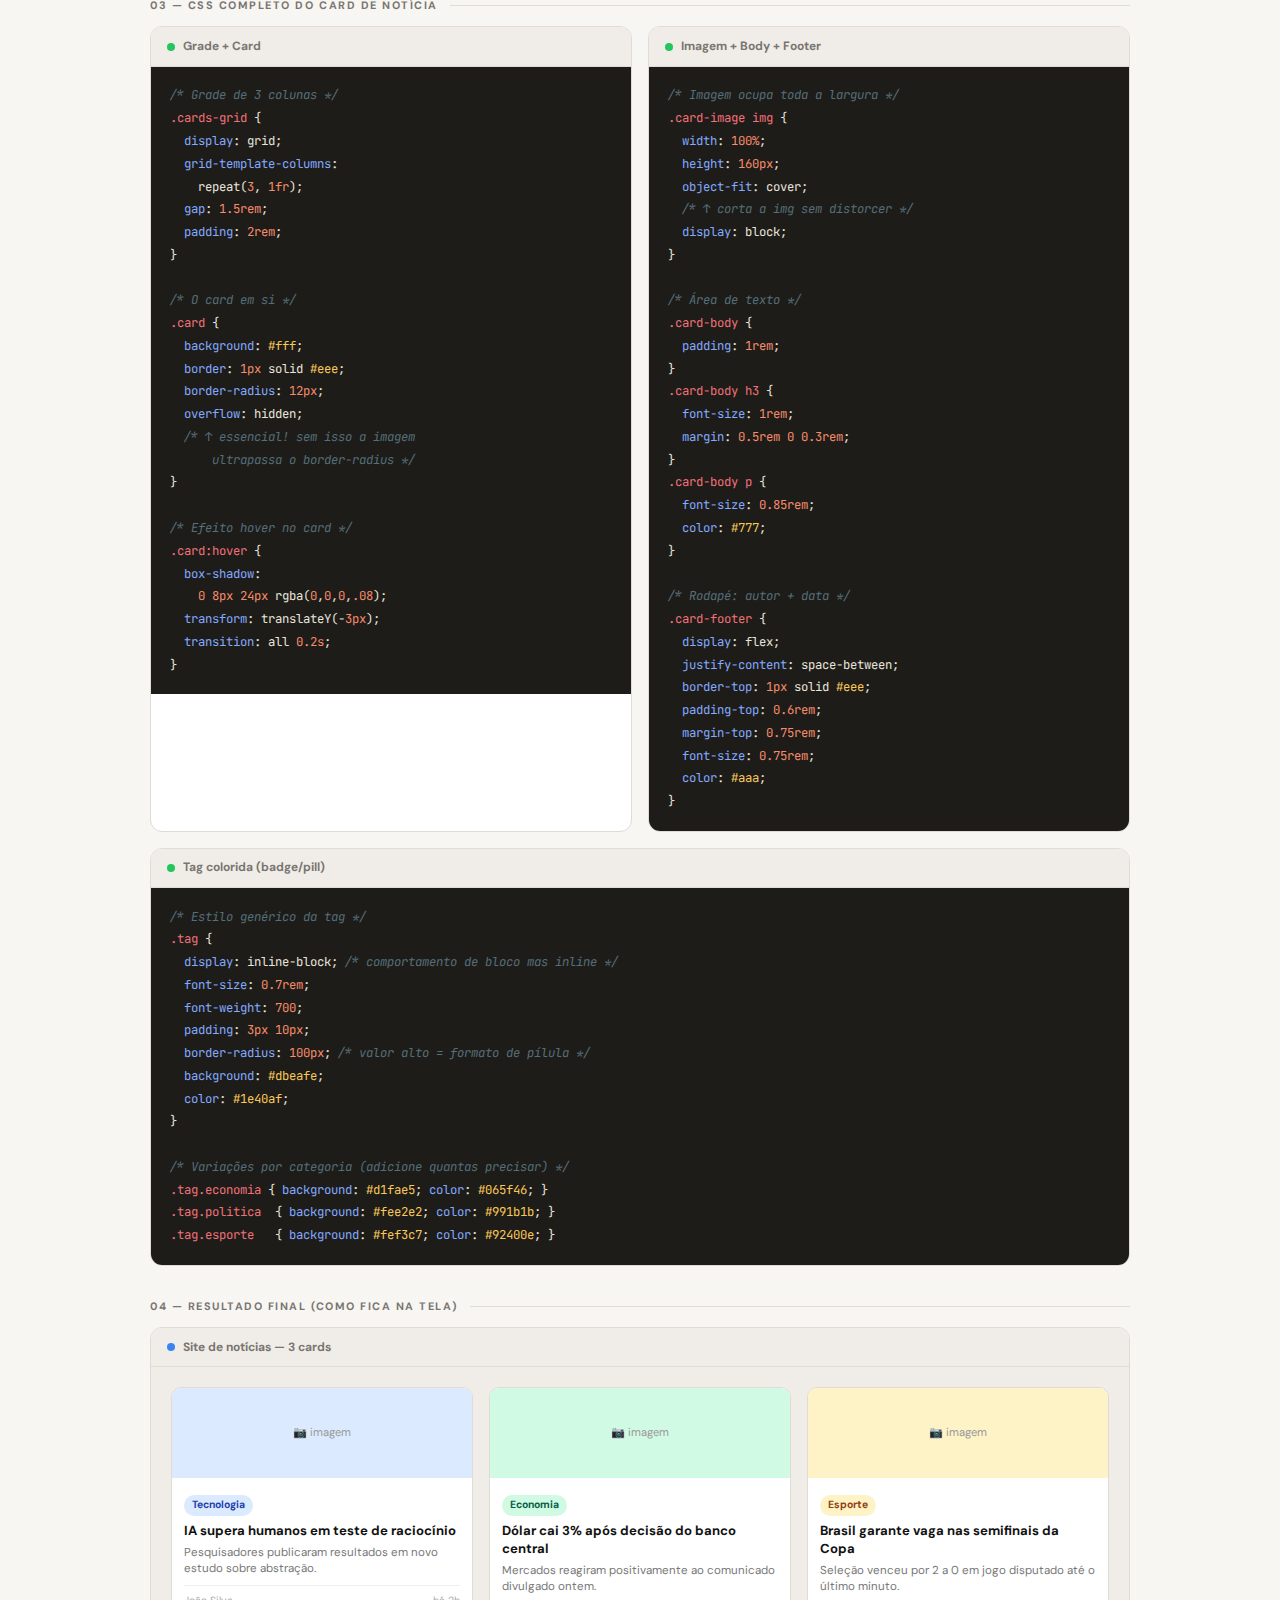
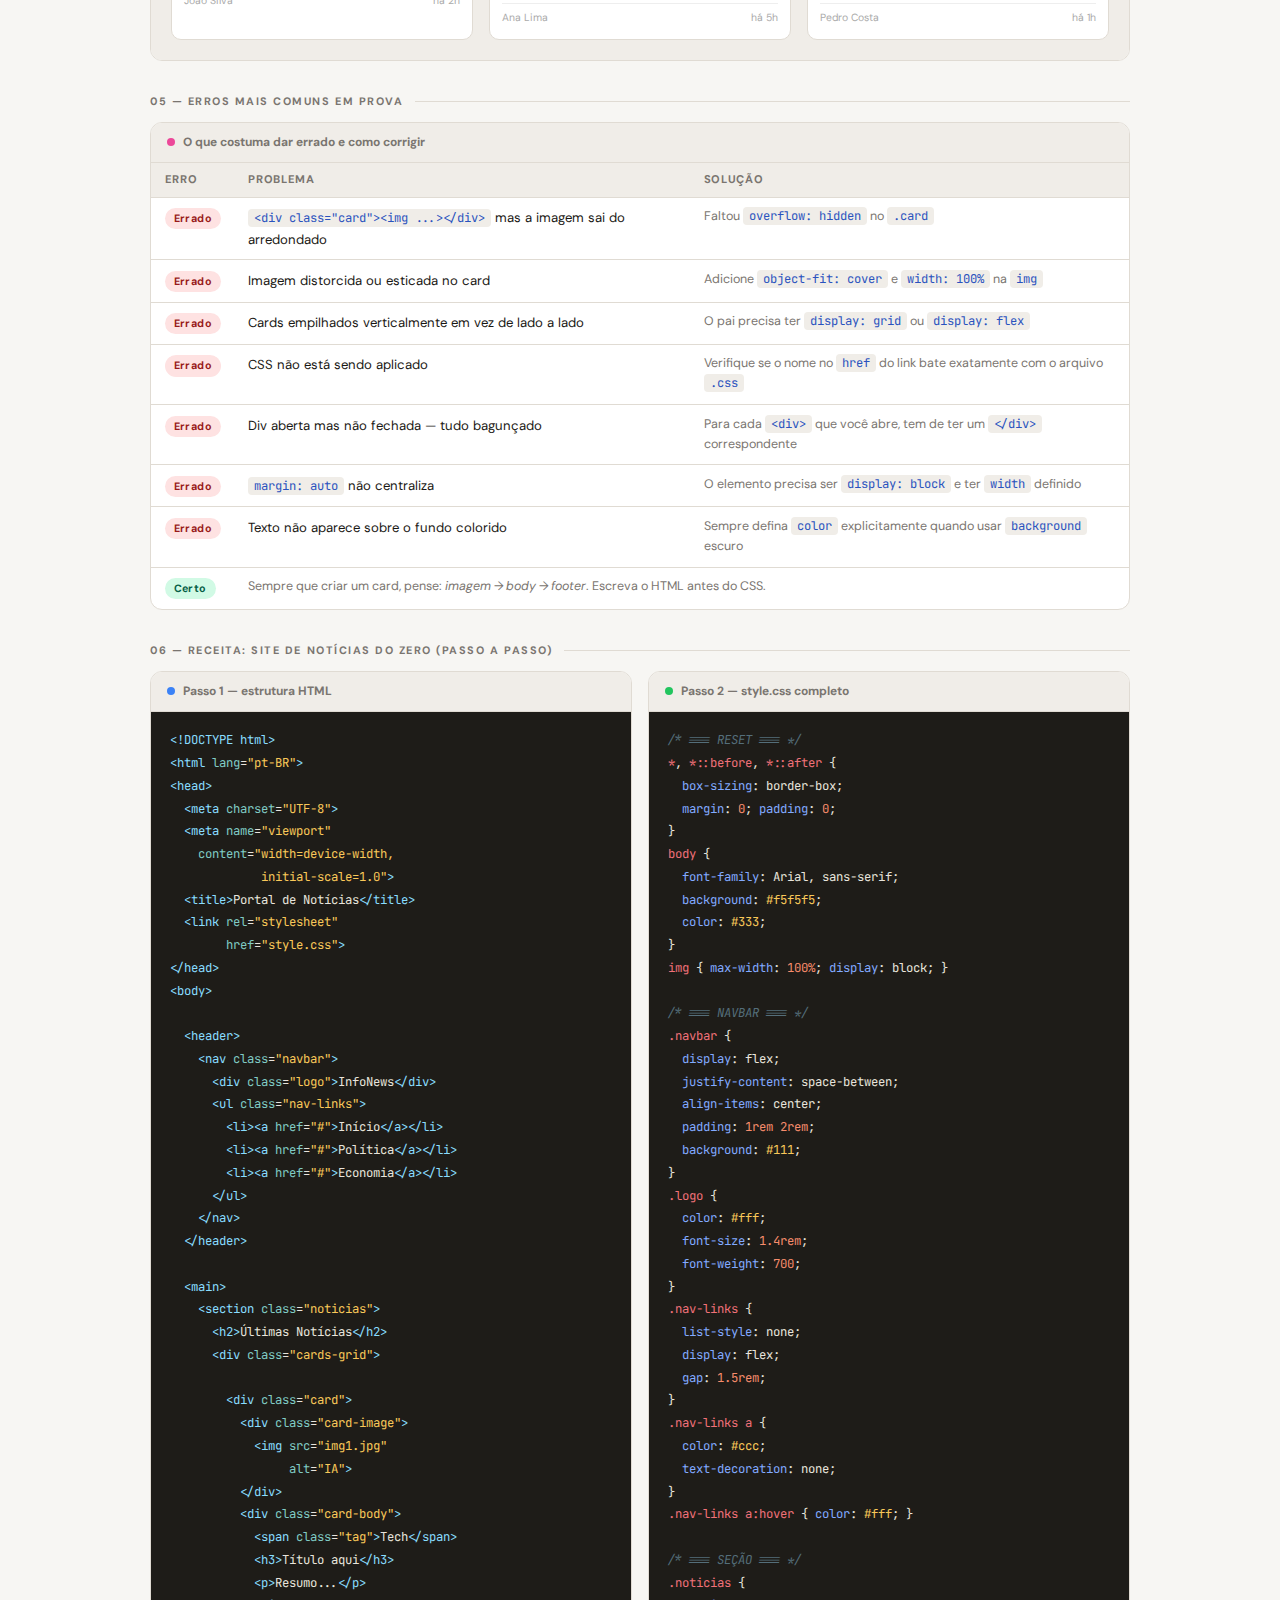
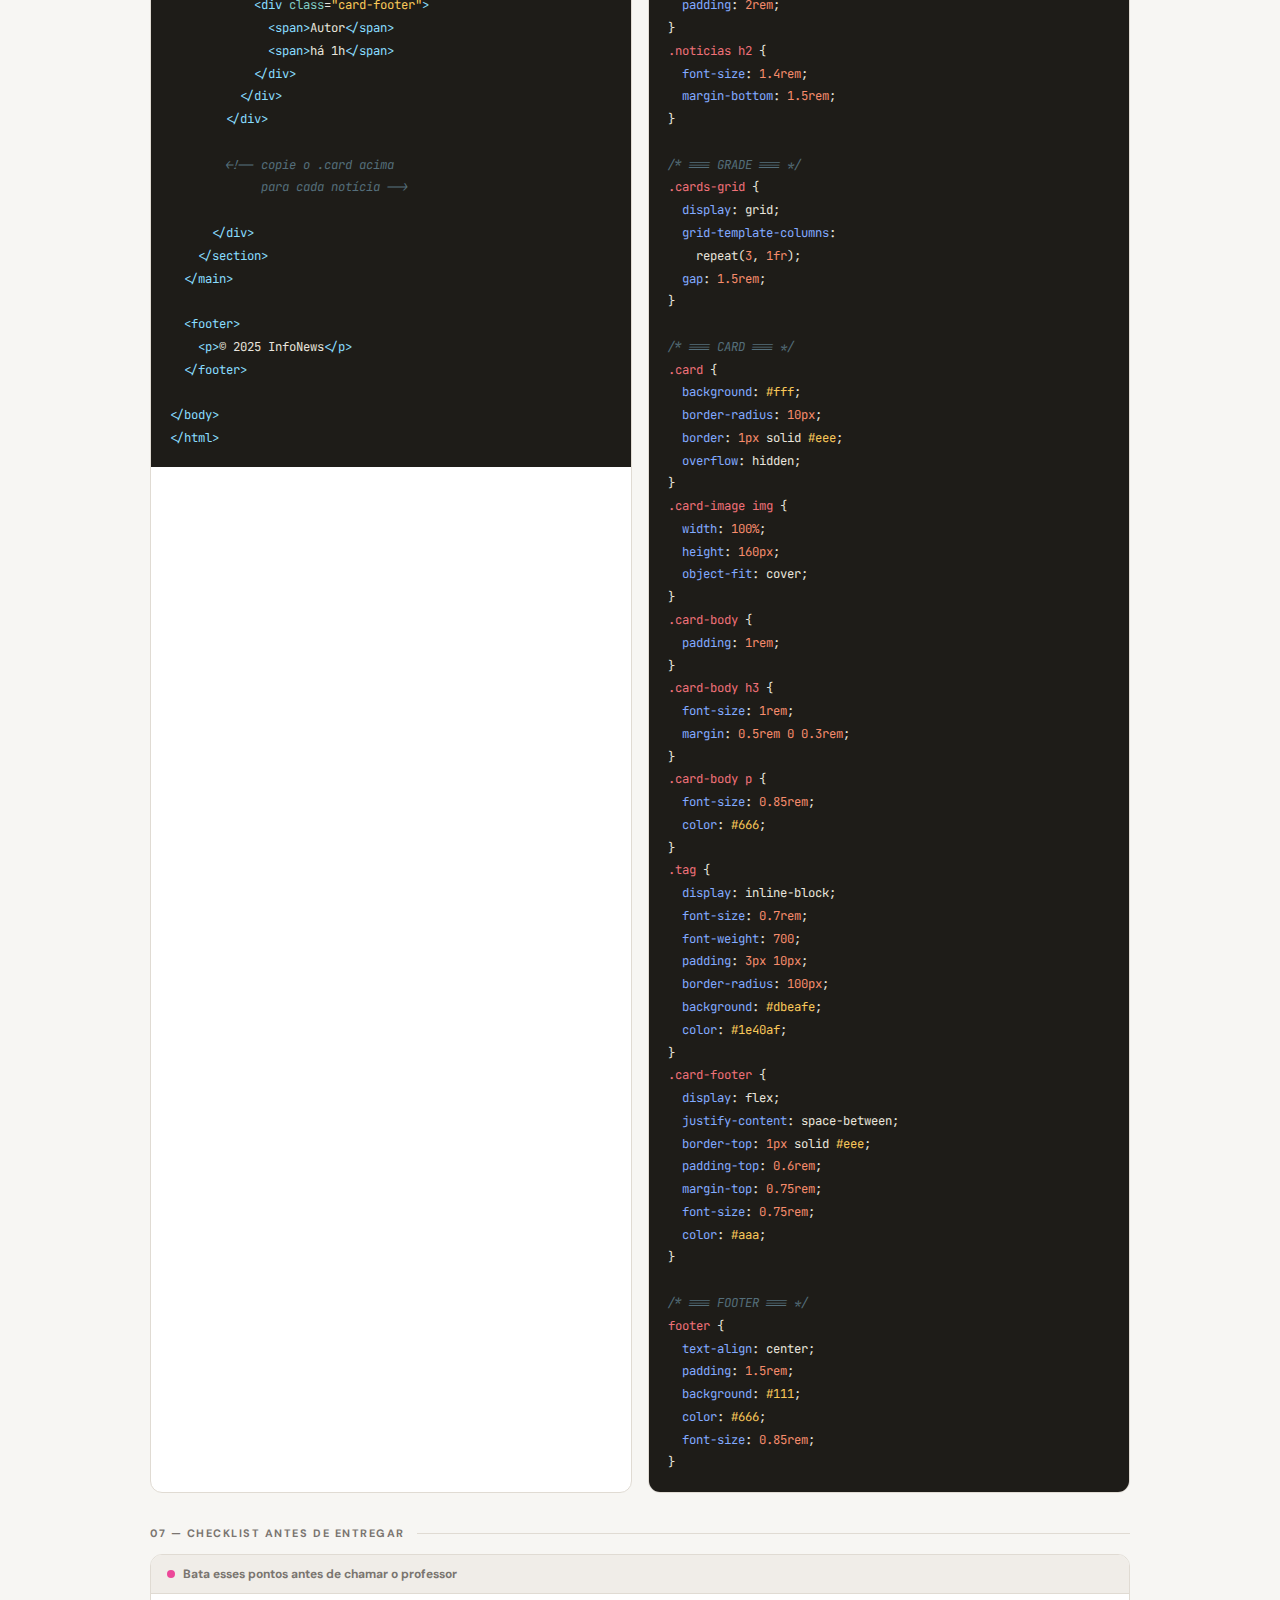
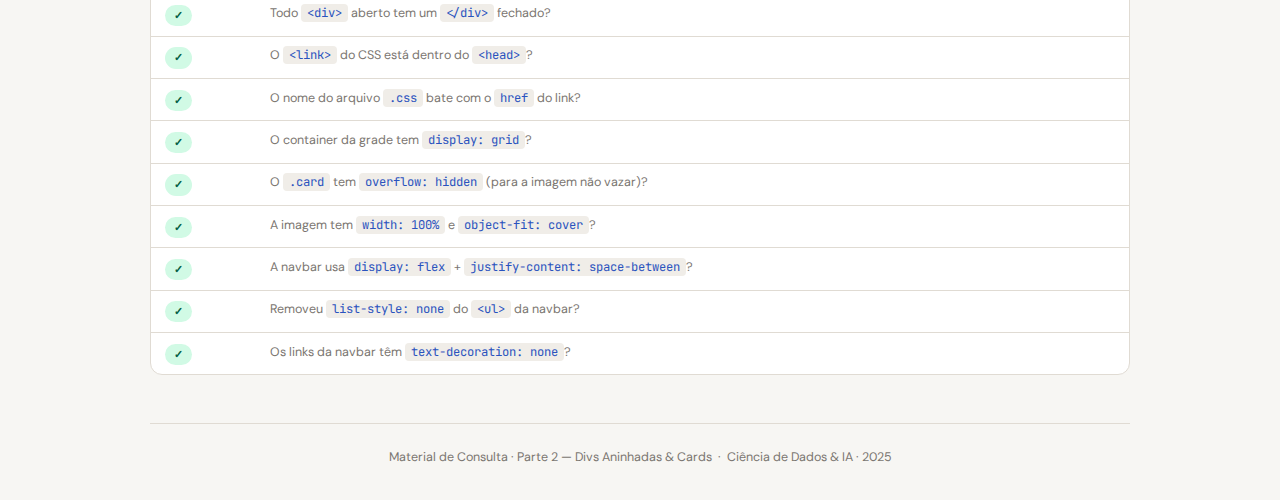
<file: FEI/consulta/material-consulta-parte2.html>
<!DOCTYPE html>
<html lang="pt-BR">
<head>
<meta charset="UTF-8">
<meta name="viewport" content="width=device-width, initial-scale=1.0">
<title>Material de Consulta — Parte 2: Divs Aninhadas & Cards</title>
<style>
  @import url('https://fonts.googleapis.com/css2?family=JetBrains+Mono:wght@400;600&family=DM+Sans:wght@400;500;700&display=swap');

  *, *::before, *::after { box-sizing: border-box; margin: 0; padding: 0; }

  :root {
    --bg: #f7f6f3;
    --surface: #ffffff;
    --surface2: #f0ede8;
    --border: #e0dbd3;
    --text: #1a1814;
    --muted: #7a7570;
    --accent: #2a52be;
    --accent2: #1a7a5e;
    --accent3: #b85c00;
    --layer1: #dbeafe;
    --layer1t: #1e40af;
    --layer2: #fef3c7;
    --layer2t: #92400e;
    --layer3: #d1fae5;
    --layer3t: #065f46;
    --layer4: #fce7f3;
    --layer4t: #9d174d;
    --layer5: #ede9fe;
    --layer5t: #5b21b6;
    --code-bg: #1e1c18;
    --code-text: #e8e4dc;
  }

  body {
    font-family: 'DM Sans', sans-serif;
    background: var(--bg);
    color: var(--text);
    line-height: 1.6;
    padding: 2rem 1rem;
  }

  .container { max-width: 980px; margin: 0 auto; }

  /* HEADER */
  header {
    background: var(--text);
    color: #fff;
    padding: 2.5rem 2rem;
    border-radius: 16px;
    margin-bottom: 2.5rem;
    display: flex;
    align-items: flex-end;
    justify-content: space-between;
    gap: 1rem;
    flex-wrap: wrap;
  }
  header h1 { font-size: 1.8rem; font-weight: 700; line-height: 1.2; }
  header h1 span { color: #f7c948; }
  header p { color: #aaa; font-size: 0.88rem; margin-top: 0.4rem; }
  .badge-group { display: flex; gap: 0.5rem; flex-wrap: wrap; }
  .badge {
    font-size: 0.7rem; font-weight: 700; letter-spacing: 0.06em;
    padding: 5px 12px; border-radius: 100px; border: 1px solid rgba(255,255,255,0.2);
    color: rgba(255,255,255,0.7);
  }

  /* SECTION */
  section { margin-bottom: 2rem; }
  .section-label {
    font-size: 0.68rem; font-weight: 700; letter-spacing: 0.14em;
    text-transform: uppercase; color: var(--muted);
    margin-bottom: 0.75rem;
    display: flex; align-items: center; gap: 0.75rem;
  }
  .section-label::after { content:''; flex:1; height:1px; background: var(--border); }

  /* CARDS */
  .card {
    background: var(--surface);
    border: 1px solid var(--border);
    border-radius: 12px;
    overflow: hidden;
  }
  .card-head {
    background: var(--surface2);
    border-bottom: 1px solid var(--border);
    padding: 0.6rem 1rem;
    font-size: 0.75rem; font-weight: 700; color: var(--muted);
    display: flex; align-items: center; gap: 0.5rem;
  }
  .dot { width:8px;height:8px;border-radius:50%; }
  .dot.blue { background:#3b82f6; }
  .dot.green{ background:#22c55e; }
  .dot.amber{ background:#f59e0b; }
  .dot.pink { background:#ec4899; }

  .grid2 { display: grid; grid-template-columns: 1fr 1fr; gap: 1rem; }
  .grid3 { display: grid; grid-template-columns: repeat(3,1fr); gap: 1rem; }
  @media(max-width:640px){ .grid2,.grid3{ grid-template-columns:1fr; } }

  /* CODE */
  pre {
    background: var(--code-bg);
    color: var(--code-text);
    padding: 1.1rem 1.2rem;
    font-family: 'JetBrains Mono', monospace;
    font-size: 0.77rem;
    line-height: 1.85;
    overflow-x: auto;
  }
  .kw  { color:#c792ea; }
  .at  { color:#80cbc4; }
  .vl  { color:#f9c859; }
  .cm  { color:#546e7a; font-style:italic; }
  .tg  { color:#89ddff; }
  .se  { color:#f07178; }
  .pr  { color:#82aaff; }
  .nu  { color:#f78c6c; }
  .cl  { color:#ffcb6b; }

  /* LAYER BOXES */
  .layers-wrap {
    padding: 1.25rem;
    display: flex;
    flex-direction: column;
    gap: 0;
  }
  .layer {
    padding: 0.6rem 0.9rem;
    border-radius: 8px;
    font-size: 0.78rem;
    font-family: 'JetBrains Mono', monospace;
    font-weight: 600;
    position: relative;
    margin-bottom: 0;
  }
  .layer + .layer { margin-top: -2px; }

  /* RULE TABLE */
  table { width: 100%; border-collapse: collapse; font-size: 0.82rem; }
  th {
    text-align: left; padding: 0.5rem 0.85rem;
    background: var(--surface2); color: var(--muted);
    font-size: 0.7rem; font-weight: 700; text-transform: uppercase; letter-spacing: 0.06em;
    border-bottom: 1px solid var(--border);
  }
  td { padding: 0.6rem 0.85rem; border-bottom: 1px solid var(--border); vertical-align: top; }
  tr:last-child td { border-bottom: none; }
  code {
    font-family: 'JetBrains Mono', monospace;
    font-size: 0.76rem;
    background: var(--surface2);
    padding: 1px 6px; border-radius: 4px;
    color: var(--accent);
  }
  .muted { color: var(--muted); font-size: 0.78rem; }

  /* PILL */
  .pill {
    display: inline-block; font-size: 0.67rem; font-weight: 700;
    padding: 2px 9px; border-radius: 100px; letter-spacing: 0.04em;
  }
  .pill.l1 { background: var(--layer1); color: var(--layer1t); }
  .pill.l2 { background: var(--layer2); color: var(--layer2t); }
  .pill.l3 { background: var(--layer3); color: var(--layer3t); }
  .pill.l4 { background: var(--layer4); color: var(--layer4t); }
  .pill.l5 { background: var(--layer5); color: var(--layer5t); }
  .pill.ok { background: #d1fae5; color: #065f46; }
  .pill.no { background: #fee2e2; color: #991b1b; }

  /* TIP */
  .tip {
    background: #fffbeb;
    border: 1px solid #fcd34d;
    border-left: 4px solid #f59e0b;
    border-radius: 8px;
    padding: 0.75rem 1rem;
    font-size: 0.82rem; color: #78350f;
    margin-top: 0.75rem;
  }
  .tip strong { color: #92400e; }

  /* LIVE DEMO */
  .demo-news {
    padding: 1.25rem;
    background: var(--surface2);
    display: grid;
    grid-template-columns: repeat(3,1fr);
    gap: 1rem;
  }
  @media(max-width:600px){ .demo-news{ grid-template-columns:1fr; } }
  .news-card {
    background: #fff;
    border: 1px solid var(--border);
    border-radius: 10px;
    overflow: hidden;
  }
  .news-img {
    height: 90px;
    display: flex; align-items: center; justify-content: center;
    font-size: 0.7rem; color: #999;
  }
  .news-body { padding: 0.75rem; }
  .news-tag {
    display: inline-block;
    font-size: 0.65rem; font-weight: 700;
    padding: 2px 8px; border-radius: 100px;
    margin-bottom: 0.4rem;
  }
  .news-title { font-size: 0.82rem; font-weight: 700; line-height: 1.35; margin-bottom: 0.3rem; color: #111; }
  .news-desc  { font-size: 0.72rem; color: #777; line-height: 1.4; margin-bottom: 0.5rem; }
  .news-footer {
    display: flex; justify-content: space-between;
    font-size: 0.65rem; color: #aaa;
    border-top: 1px solid #eee; padding-top: 0.4rem; margin-top: 0.4rem;
  }

  footer {
    text-align: center; margin-top: 3rem; padding-top: 1.5rem;
    border-top: 1px solid var(--border);
    font-size: 0.78rem; color: var(--muted);
  }
</style>
</head>
<body>
<div class="container">

  <!-- HEADER -->
  <header>
    <div>
      <h1>Parte 2 — <span>Divs Aninhadas</span><br>& Cards</h1>
      <p>Ciência de Dados & IA · Prova Prática de Full Stack</p>
    </div>
    <div class="badge-group">
      <span class="badge">Camadas</span>
      <span class="badge">Cards</span>
      <span class="badge">Grid</span>
      <span class="badge">Flexbox</span>
    </div>
  </header>

  <!-- 1. MENTALIDADE -->
  <section>
    <div class="section-label">01 — Como pensar em camadas</div>
    <div class="card">
      <div class="card-head"><span class="dot blue"></span> A pergunta certa para cada elemento</div>
      <div style="padding:1.25rem;">
        <table>
          <thead><tr><th>Quando eu vejo na tela…</th><th>Eu crio no código…</th><th>Por quê?</th></tr></thead>
          <tbody>
            <tr>
              <td>Um grupo de coisas juntas</td>
              <td><code>&lt;div class="nome"&gt;</code></td>
              <td class="muted">A div <strong>agrupa</strong> — ela não exibe conteúdo, só organiza</td>
            </tr>
            <tr>
              <td>Um título</td>
              <td><code>&lt;h1&gt;</code> a <code>&lt;h6&gt;</code></td>
              <td class="muted">Tags de texto <strong>exibem</strong> — elas têm conteúdo real</td>
            </tr>
            <tr>
              <td>Um parágrafo de texto</td>
              <td><code>&lt;p&gt;</code></td>
              <td class="muted">Conteúdo de texto corrido</td>
            </tr>
            <tr>
              <td>Uma imagem</td>
              <td><code>&lt;img src="..." alt="..."&gt;</code></td>
              <td class="muted">Tag vazia — não tem fechamento</td>
            </tr>
            <tr>
              <td>Uma palavra/frase colorida ou em destaque dentro do texto</td>
              <td><code>&lt;span class="tag"&gt;</code></td>
              <td class="muted"><code>span</code> é inline — não quebra linha</td>
            </tr>
            <tr>
              <td>Um botão</td>
              <td><code>&lt;button&gt;</code></td>
              <td class="muted">Semântico e clicável nativamente</td>
            </tr>
            <tr>
              <td>Um link</td>
              <td><code>&lt;a href="#"&gt;</code></td>
              <td class="muted">Sempre com <code>href</code>, mesmo que seja <code>#</code></td>
            </tr>
          </tbody>
        </table>
        <div class="tip">
          <strong>Regra de ouro:</strong> se o elemento <em>agrupa</em> outros elementos → <code>&lt;div&gt;</code>.
          Se o elemento <em>exibe</em> conteúdo (texto, imagem, botão) → use a tag correta (<code>h1, p, img, span, button</code>).
        </div>
      </div>
    </div>
  </section>

  <!-- 2. AS 5 CAMADAS -->
  <section>
    <div class="section-label">02 — As 5 camadas de um card de notícia</div>
    <div class="grid2">

      <div class="card">
        <div class="card-head"><span class="dot amber"></span> Estrutura visual (cada cor = uma camada)</div>
        <div class="layers-wrap">
          <div class="layer" style="background:var(--layer1);color:var(--layer1t);border-radius:10px 10px 0 0; padding-bottom:0.3rem;">
            <span class="pill l1">Camada 1</span> &nbsp;.cards-grid — container da grade
            <div class="layer" style="background:var(--layer2);color:var(--layer2t);margin-top:0.4rem;border-radius:8px 8px 0 0; padding-bottom:0.3rem;">
              <span class="pill l2">Camada 2</span> &nbsp;.card — cada notícia
              <div class="layer" style="background:var(--layer3);color:var(--layer3t);margin-top:0.4rem; border-radius:6px;">
                <span class="pill l3">Camada 3</span> &nbsp;.card-image
              </div>
              <div class="layer" style="background:var(--layer4);color:var(--layer4t);margin-top:0.3rem;border-radius:6px 6px 0 0; padding-bottom:0.3rem;">
                <span class="pill l4">Camada 3</span> &nbsp;.card-body
                <div class="layer" style="background:var(--layer5);color:var(--layer5t);margin-top:0.4rem; border-radius:5px;">
                  <span class="pill l5">Camada 4</span> &nbsp;span.tag · h3 · p · .card-footer
                </div>
              </div>
            </div>
          </div>
        </div>
      </div>

      <div class="card">
        <div class="card-head"><span class="dot amber"></span> HTML correspondente</div>
        <pre><span class="cm">&lt;!-- Camada 1: grade --&gt;</span>
<span class="tg">&lt;div</span> <span class="at">class</span>=<span class="vl">"cards-grid"</span><span class="tg">&gt;</span>

  <span class="cm">&lt;!-- Camada 2: card individual --&gt;</span>
  <span class="tg">&lt;div</span> <span class="at">class</span>=<span class="vl">"card"</span><span class="tg">&gt;</span>

    <span class="cm">&lt;!-- Camada 3a: imagem --&gt;</span>
    <span class="tg">&lt;div</span> <span class="at">class</span>=<span class="vl">"card-image"</span><span class="tg">&gt;</span>
      <span class="tg">&lt;img</span> <span class="at">src</span>=<span class="vl">"foto.jpg"</span> <span class="at">alt</span>=<span class="vl">"..."</span><span class="tg">&gt;</span>
    <span class="tg">&lt;/div&gt;</span>

    <span class="cm">&lt;!-- Camada 3b: textos --&gt;</span>
    <span class="tg">&lt;div</span> <span class="at">class</span>=<span class="vl">"card-body"</span><span class="tg">&gt;</span>

      <span class="cm">&lt;!-- Camada 4: conteúdo --&gt;</span>
      <span class="tg">&lt;span</span> <span class="at">class</span>=<span class="vl">"tag"</span><span class="tg">&gt;</span>Tecnologia<span class="tg">&lt;/span&gt;</span>
      <span class="tg">&lt;h3&gt;</span>Título da notícia<span class="tg">&lt;/h3&gt;</span>
      <span class="tg">&lt;p&gt;</span>Resumo breve...<span class="tg">&lt;/p&gt;</span>

      <span class="tg">&lt;div</span> <span class="at">class</span>=<span class="vl">"card-footer"</span><span class="tg">&gt;</span>
        <span class="tg">&lt;span&gt;</span>Autor<span class="tg">&lt;/span&gt;</span>
        <span class="tg">&lt;span&gt;</span>há 2h<span class="tg">&lt;/span&gt;</span>
      <span class="tg">&lt;/div&gt;</span>

    <span class="tg">&lt;/div&gt;</span>
  <span class="tg">&lt;/div&gt;</span>

  <span class="cm">&lt;!-- repita .card para cada notícia --&gt;</span>
<span class="tg">&lt;/div&gt;</span></pre>
      </div>

    </div>
  </section>

  <!-- 3. CSS DO CARD -->
  <section>
    <div class="section-label">03 — CSS completo do card de notícia</div>
    <div class="grid2">

      <div class="card">
        <div class="card-head"><span class="dot green"></span> Grade + Card</div>
        <pre><span class="cm">/* Grade de 3 colunas */</span>
<span class="se">.cards-grid</span> {
  <span class="pr">display</span>: grid;
  <span class="pr">grid-template-columns</span>:
    repeat(<span class="nu">3</span>, <span class="nu">1fr</span>);
  <span class="pr">gap</span>: <span class="nu">1.5rem</span>;
  <span class="pr">padding</span>: <span class="nu">2rem</span>;
}

<span class="cm">/* O card em si */</span>
<span class="se">.card</span> {
  <span class="pr">background</span>: <span class="vl">#fff</span>;
  <span class="pr">border</span>: <span class="nu">1px</span> solid <span class="vl">#eee</span>;
  <span class="pr">border-radius</span>: <span class="nu">12px</span>;
  <span class="pr">overflow</span>: hidden;
  <span class="cm">/* ↑ essencial! sem isso a imagem
      ultrapassa o border-radius */</span>
}

<span class="cm">/* Efeito hover no card */</span>
<span class="se">.card:hover</span> {
  <span class="pr">box-shadow</span>:
    <span class="nu">0</span> <span class="nu">8px</span> <span class="nu">24px</span> rgba(<span class="nu">0</span>,<span class="nu">0</span>,<span class="nu">0</span>,<span class="nu">.08</span>);
  <span class="pr">transform</span>: translateY(-<span class="nu">3px</span>);
  <span class="pr">transition</span>: all <span class="nu">0.2s</span>;
}</pre>
      </div>

      <div class="card">
        <div class="card-head"><span class="dot green"></span> Imagem + Body + Footer</div>
        <pre><span class="cm">/* Imagem ocupa toda a largura */</span>
<span class="se">.card-image img</span> {
  <span class="pr">width</span>: <span class="nu">100%</span>;
  <span class="pr">height</span>: <span class="nu">160px</span>;
  <span class="pr">object-fit</span>: cover;
  <span class="cm">/* ↑ corta a img sem distorcer */</span>
  <span class="pr">display</span>: block;
}

<span class="cm">/* Área de texto */</span>
<span class="se">.card-body</span> {
  <span class="pr">padding</span>: <span class="nu">1rem</span>;
}
<span class="se">.card-body h3</span> {
  <span class="pr">font-size</span>: <span class="nu">1rem</span>;
  <span class="pr">margin</span>: <span class="nu">0.5rem</span> <span class="nu">0</span> <span class="nu">0.3rem</span>;
}
<span class="se">.card-body p</span> {
  <span class="pr">font-size</span>: <span class="nu">0.85rem</span>;
  <span class="pr">color</span>: <span class="vl">#777</span>;
}

<span class="cm">/* Rodapé: autor + data */</span>
<span class="se">.card-footer</span> {
  <span class="pr">display</span>: flex;
  <span class="pr">justify-content</span>: space-between;
  <span class="pr">border-top</span>: <span class="nu">1px</span> solid <span class="vl">#eee</span>;
  <span class="pr">padding-top</span>: <span class="nu">0.6rem</span>;
  <span class="pr">margin-top</span>: <span class="nu">0.75rem</span>;
  <span class="pr">font-size</span>: <span class="nu">0.75rem</span>;
  <span class="pr">color</span>: <span class="vl">#aaa</span>;
}</pre>
      </div>

    </div>

    <div style="margin-top:1rem;" class="card">
      <div class="card-head"><span class="dot green"></span> Tag colorida (badge/pill)</div>
      <pre><span class="cm">/* Estilo genérico da tag */</span>
<span class="se">.tag</span> {
  <span class="pr">display</span>: inline-block; <span class="cm">/* comportamento de bloco mas inline */</span>
  <span class="pr">font-size</span>: <span class="nu">0.7rem</span>;
  <span class="pr">font-weight</span>: <span class="nu">700</span>;
  <span class="pr">padding</span>: <span class="nu">3px</span> <span class="nu">10px</span>;
  <span class="pr">border-radius</span>: <span class="nu">100px</span>; <span class="cm">/* valor alto = formato de pílula */</span>
  <span class="pr">background</span>: <span class="vl">#dbeafe</span>;
  <span class="pr">color</span>: <span class="vl">#1e40af</span>;
}

<span class="cm">/* Variações por categoria (adicione quantas precisar) */</span>
<span class="se">.tag.economia</span> { <span class="pr">background</span>: <span class="vl">#d1fae5</span>; <span class="pr">color</span>: <span class="vl">#065f46</span>; }
<span class="se">.tag.politica</span>  { <span class="pr">background</span>: <span class="vl">#fee2e2</span>; <span class="pr">color</span>: <span class="vl">#991b1b</span>; }
<span class="se">.tag.esporte</span>   { <span class="pr">background</span>: <span class="vl">#fef3c7</span>; <span class="pr">color</span>: <span class="vl">#92400e</span>; }</pre>
    </div>
  </section>

  <!-- 4. DEMO VISUAL -->
  <section>
    <div class="section-label">04 — Resultado final (como fica na tela)</div>
    <div class="card">
      <div class="card-head"><span class="dot blue"></span> Site de notícias — 3 cards</div>
      <div class="demo-news">

        <div class="news-card">
          <div class="news-img" style="background:#dbeafe;">📷 imagem</div>
          <div class="news-body">
            <span class="news-tag" style="background:#dbeafe;color:#1e40af;">Tecnologia</span>
            <div class="news-title">IA supera humanos em teste de raciocínio</div>
            <div class="news-desc">Pesquisadores publicaram resultados em novo estudo sobre abstração.</div>
            <div class="news-footer"><span>João Silva</span><span>há 2h</span></div>
          </div>
        </div>

        <div class="news-card">
          <div class="news-img" style="background:#d1fae5;">📷 imagem</div>
          <div class="news-body">
            <span class="news-tag" style="background:#d1fae5;color:#065f46;">Economia</span>
            <div class="news-title">Dólar cai 3% após decisão do banco central</div>
            <div class="news-desc">Mercados reagiram positivamente ao comunicado divulgado ontem.</div>
            <div class="news-footer"><span>Ana Lima</span><span>há 5h</span></div>
          </div>
        </div>

        <div class="news-card">
          <div class="news-img" style="background:#fef3c7;">📷 imagem</div>
          <div class="news-body">
            <span class="news-tag" style="background:#fef3c7;color:#92400e;">Esporte</span>
            <div class="news-title">Brasil garante vaga nas semifinais da Copa</div>
            <div class="news-desc">Seleção venceu por 2 a 0 em jogo disputado até o último minuto.</div>
            <div class="news-footer"><span>Pedro Costa</span><span>há 1h</span></div>
          </div>
        </div>

      </div>
    </div>
  </section>

  <!-- 5. ERROS COMUNS -->
  <section>
    <div class="section-label">05 — Erros mais comuns em prova</div>
    <div class="card">
      <div class="card-head"><span class="dot pink"></span> O que costuma dar errado e como corrigir</div>
      <table>
        <thead><tr><th>Erro</th><th>Problema</th><th>Solução</th></tr></thead>
        <tbody>
          <tr>
            <td><span class="pill no">Errado</span></td>
            <td><code>&lt;div class="card"&gt;&lt;img ...&gt;&lt;/div&gt;</code> mas a imagem sai do arredondado</td>
            <td class="muted">Faltou <code>overflow: hidden</code> no <code>.card</code></td>
          </tr>
          <tr>
            <td><span class="pill no">Errado</span></td>
            <td>Imagem distorcida ou esticada no card</td>
            <td class="muted">Adicione <code>object-fit: cover</code> e <code>width: 100%</code> na <code>img</code></td>
          </tr>
          <tr>
            <td><span class="pill no">Errado</span></td>
            <td>Cards empilhados verticalmente em vez de lado a lado</td>
            <td class="muted">O pai precisa ter <code>display: grid</code> ou <code>display: flex</code></td>
          </tr>
          <tr>
            <td><span class="pill no">Errado</span></td>
            <td>CSS não está sendo aplicado</td>
            <td class="muted">Verifique se o nome no <code>href</code> do link bate exatamente com o arquivo <code>.css</code></td>
          </tr>
          <tr>
            <td><span class="pill no">Errado</span></td>
            <td>Div aberta mas não fechada — tudo bagunçado</td>
            <td class="muted">Para cada <code>&lt;div&gt;</code> que você abre, tem de ter um <code>&lt;/div&gt;</code> correspondente</td>
          </tr>
          <tr>
            <td><span class="pill no">Errado</span></td>
            <td><code>margin: auto</code> não centraliza</td>
            <td class="muted">O elemento precisa ser <code>display: block</code> e ter <code>width</code> definido</td>
          </tr>
          <tr>
            <td><span class="pill no">Errado</span></td>
            <td>Texto não aparece sobre o fundo colorido</td>
            <td class="muted">Sempre defina <code>color</code> explicitamente quando usar <code>background</code> escuro</td>
          </tr>
          <tr>
            <td><span class="pill ok">Certo</span></td>
            <td colspan="2" class="muted">Sempre que criar um card, pense: <em>imagem → body → footer</em>. Escreva o HTML antes do CSS.</td>
          </tr>
        </tbody>
      </table>
    </div>
  </section>

  <!-- 6. RECEITA RÁPIDA -->
  <section>
    <div class="section-label">06 — Receita: site de notícias do zero (passo a passo)</div>
    <div class="grid2">

      <div class="card">
        <div class="card-head"><span class="dot blue"></span> Passo 1 — estrutura HTML</div>
        <pre><span class="tg">&lt;!DOCTYPE html&gt;</span>
<span class="tg">&lt;html</span> <span class="at">lang</span>=<span class="vl">"pt-BR"</span><span class="tg">&gt;</span>
<span class="tg">&lt;head&gt;</span>
  <span class="tg">&lt;meta</span> <span class="at">charset</span>=<span class="vl">"UTF-8"</span><span class="tg">&gt;</span>
  <span class="tg">&lt;meta</span> <span class="at">name</span>=<span class="vl">"viewport"</span>
    <span class="at">content</span>=<span class="vl">"width=device-width,
             initial-scale=1.0"</span><span class="tg">&gt;</span>
  <span class="tg">&lt;title&gt;</span>Portal de Notícias<span class="tg">&lt;/title&gt;</span>
  <span class="tg">&lt;link</span> <span class="at">rel</span>=<span class="vl">"stylesheet"</span>
        <span class="at">href</span>=<span class="vl">"style.css"</span><span class="tg">&gt;</span>
<span class="tg">&lt;/head&gt;</span>
<span class="tg">&lt;body&gt;</span>

  <span class="tg">&lt;header&gt;</span>
    <span class="tg">&lt;nav</span> <span class="at">class</span>=<span class="vl">"navbar"</span><span class="tg">&gt;</span>
      <span class="tg">&lt;div</span> <span class="at">class</span>=<span class="vl">"logo"</span><span class="tg">&gt;</span>InfoNews<span class="tg">&lt;/div&gt;</span>
      <span class="tg">&lt;ul</span> <span class="at">class</span>=<span class="vl">"nav-links"</span><span class="tg">&gt;</span>
        <span class="tg">&lt;li&gt;&lt;a</span> <span class="at">href</span>=<span class="vl">"#"</span><span class="tg">&gt;</span>Início<span class="tg">&lt;/a&gt;&lt;/li&gt;</span>
        <span class="tg">&lt;li&gt;&lt;a</span> <span class="at">href</span>=<span class="vl">"#"</span><span class="tg">&gt;</span>Política<span class="tg">&lt;/a&gt;&lt;/li&gt;</span>
        <span class="tg">&lt;li&gt;&lt;a</span> <span class="at">href</span>=<span class="vl">"#"</span><span class="tg">&gt;</span>Economia<span class="tg">&lt;/a&gt;&lt;/li&gt;</span>
      <span class="tg">&lt;/ul&gt;</span>
    <span class="tg">&lt;/nav&gt;</span>
  <span class="tg">&lt;/header&gt;</span>

  <span class="tg">&lt;main&gt;</span>
    <span class="tg">&lt;section</span> <span class="at">class</span>=<span class="vl">"noticias"</span><span class="tg">&gt;</span>
      <span class="tg">&lt;h2&gt;</span>Últimas Notícias<span class="tg">&lt;/h2&gt;</span>
      <span class="tg">&lt;div</span> <span class="at">class</span>=<span class="vl">"cards-grid"</span><span class="tg">&gt;</span>

        <span class="tg">&lt;div</span> <span class="at">class</span>=<span class="vl">"card"</span><span class="tg">&gt;</span>
          <span class="tg">&lt;div</span> <span class="at">class</span>=<span class="vl">"card-image"</span><span class="tg">&gt;</span>
            <span class="tg">&lt;img</span> <span class="at">src</span>=<span class="vl">"img1.jpg"</span>
                 <span class="at">alt</span>=<span class="vl">"IA"</span><span class="tg">&gt;</span>
          <span class="tg">&lt;/div&gt;</span>
          <span class="tg">&lt;div</span> <span class="at">class</span>=<span class="vl">"card-body"</span><span class="tg">&gt;</span>
            <span class="tg">&lt;span</span> <span class="at">class</span>=<span class="vl">"tag"</span><span class="tg">&gt;</span>Tech<span class="tg">&lt;/span&gt;</span>
            <span class="tg">&lt;h3&gt;</span>Título aqui<span class="tg">&lt;/h3&gt;</span>
            <span class="tg">&lt;p&gt;</span>Resumo...<span class="tg">&lt;/p&gt;</span>
            <span class="tg">&lt;div</span> <span class="at">class</span>=<span class="vl">"card-footer"</span><span class="tg">&gt;</span>
              <span class="tg">&lt;span&gt;</span>Autor<span class="tg">&lt;/span&gt;</span>
              <span class="tg">&lt;span&gt;</span>há 1h<span class="tg">&lt;/span&gt;</span>
            <span class="tg">&lt;/div&gt;</span>
          <span class="tg">&lt;/div&gt;</span>
        <span class="tg">&lt;/div&gt;</span>

        <span class="cm">&lt;!-- copie o .card acima
             para cada notícia --&gt;</span>

      <span class="tg">&lt;/div&gt;</span>
    <span class="tg">&lt;/section&gt;</span>
  <span class="tg">&lt;/main&gt;</span>

  <span class="tg">&lt;footer&gt;</span>
    <span class="tg">&lt;p&gt;</span>© 2025 InfoNews<span class="tg">&lt;/p&gt;</span>
  <span class="tg">&lt;/footer&gt;</span>

<span class="tg">&lt;/body&gt;</span>
<span class="tg">&lt;/html&gt;</span></pre>
      </div>

      <div class="card">
        <div class="card-head"><span class="dot green"></span> Passo 2 — style.css completo</div>
        <pre><span class="cm">/* === RESET === */</span>
<span class="se">*</span>, <span class="se">*::before</span>, <span class="se">*::after</span> {
  <span class="pr">box-sizing</span>: border-box;
  <span class="pr">margin</span>: <span class="nu">0</span>; <span class="pr">padding</span>: <span class="nu">0</span>;
}
<span class="se">body</span> {
  <span class="pr">font-family</span>: Arial, sans-serif;
  <span class="pr">background</span>: <span class="vl">#f5f5f5</span>;
  <span class="pr">color</span>: <span class="vl">#333</span>;
}
<span class="se">img</span> { <span class="pr">max-width</span>: <span class="nu">100%</span>; <span class="pr">display</span>: block; }

<span class="cm">/* === NAVBAR === */</span>
<span class="se">.navbar</span> {
  <span class="pr">display</span>: flex;
  <span class="pr">justify-content</span>: space-between;
  <span class="pr">align-items</span>: center;
  <span class="pr">padding</span>: <span class="nu">1rem</span> <span class="nu">2rem</span>;
  <span class="pr">background</span>: <span class="vl">#111</span>;
}
<span class="se">.logo</span> {
  <span class="pr">color</span>: <span class="vl">#fff</span>;
  <span class="pr">font-size</span>: <span class="nu">1.4rem</span>;
  <span class="pr">font-weight</span>: <span class="nu">700</span>;
}
<span class="se">.nav-links</span> {
  <span class="pr">list-style</span>: none;
  <span class="pr">display</span>: flex;
  <span class="pr">gap</span>: <span class="nu">1.5rem</span>;
}
<span class="se">.nav-links a</span> {
  <span class="pr">color</span>: <span class="vl">#ccc</span>;
  <span class="pr">text-decoration</span>: none;
}
<span class="se">.nav-links a:hover</span> { <span class="pr">color</span>: <span class="vl">#fff</span>; }

<span class="cm">/* === SEÇÃO === */</span>
<span class="se">.noticias</span> {
  <span class="pr">padding</span>: <span class="nu">2rem</span>;
}
<span class="se">.noticias h2</span> {
  <span class="pr">font-size</span>: <span class="nu">1.4rem</span>;
  <span class="pr">margin-bottom</span>: <span class="nu">1.5rem</span>;
}

<span class="cm">/* === GRADE === */</span>
<span class="se">.cards-grid</span> {
  <span class="pr">display</span>: grid;
  <span class="pr">grid-template-columns</span>:
    repeat(<span class="nu">3</span>, <span class="nu">1fr</span>);
  <span class="pr">gap</span>: <span class="nu">1.5rem</span>;
}

<span class="cm">/* === CARD === */</span>
<span class="se">.card</span> {
  <span class="pr">background</span>: <span class="vl">#fff</span>;
  <span class="pr">border-radius</span>: <span class="nu">10px</span>;
  <span class="pr">border</span>: <span class="nu">1px</span> solid <span class="vl">#eee</span>;
  <span class="pr">overflow</span>: hidden;
}
<span class="se">.card-image img</span> {
  <span class="pr">width</span>: <span class="nu">100%</span>;
  <span class="pr">height</span>: <span class="nu">160px</span>;
  <span class="pr">object-fit</span>: cover;
}
<span class="se">.card-body</span> {
  <span class="pr">padding</span>: <span class="nu">1rem</span>;
}
<span class="se">.card-body h3</span> {
  <span class="pr">font-size</span>: <span class="nu">1rem</span>;
  <span class="pr">margin</span>: <span class="nu">0.5rem</span> <span class="nu">0</span> <span class="nu">0.3rem</span>;
}
<span class="se">.card-body p</span> {
  <span class="pr">font-size</span>: <span class="nu">0.85rem</span>;
  <span class="pr">color</span>: <span class="vl">#666</span>;
}
<span class="se">.tag</span> {
  <span class="pr">display</span>: inline-block;
  <span class="pr">font-size</span>: <span class="nu">0.7rem</span>;
  <span class="pr">font-weight</span>: <span class="nu">700</span>;
  <span class="pr">padding</span>: <span class="nu">3px</span> <span class="nu">10px</span>;
  <span class="pr">border-radius</span>: <span class="nu">100px</span>;
  <span class="pr">background</span>: <span class="vl">#dbeafe</span>;
  <span class="pr">color</span>: <span class="vl">#1e40af</span>;
}
<span class="se">.card-footer</span> {
  <span class="pr">display</span>: flex;
  <span class="pr">justify-content</span>: space-between;
  <span class="pr">border-top</span>: <span class="nu">1px</span> solid <span class="vl">#eee</span>;
  <span class="pr">padding-top</span>: <span class="nu">0.6rem</span>;
  <span class="pr">margin-top</span>: <span class="nu">0.75rem</span>;
  <span class="pr">font-size</span>: <span class="nu">0.75rem</span>;
  <span class="pr">color</span>: <span class="vl">#aaa</span>;
}

<span class="cm">/* === FOOTER === */</span>
<span class="se">footer</span> {
  <span class="pr">text-align</span>: center;
  <span class="pr">padding</span>: <span class="nu">1.5rem</span>;
  <span class="pr">background</span>: <span class="vl">#111</span>;
  <span class="pr">color</span>: <span class="vl">#666</span>;
  <span class="pr">font-size</span>: <span class="nu">0.85rem</span>;
}</pre>
      </div>

    </div>
  </section>

  <!-- 7. CHECKLIST -->
  <section>
    <div class="section-label">07 — Checklist antes de entregar</div>
    <div class="card">
      <div class="card-head"><span class="dot pink"></span> Bata esses pontos antes de chamar o professor</div>
      <table>
        <tbody>
          <tr><td><span class="pill ok">✓</span></td><td class="muted">Todo <code>&lt;div&gt;</code> aberto tem um <code>&lt;/div&gt;</code> fechado?</td></tr>
          <tr><td><span class="pill ok">✓</span></td><td class="muted">O <code>&lt;link&gt;</code> do CSS está dentro do <code>&lt;head&gt;</code>?</td></tr>
          <tr><td><span class="pill ok">✓</span></td><td class="muted">O nome do arquivo <code>.css</code> bate com o <code>href</code> do link?</td></tr>
          <tr><td><span class="pill ok">✓</span></td><td class="muted">O container da grade tem <code>display: grid</code>?</td></tr>
          <tr><td><span class="pill ok">✓</span></td><td class="muted">O <code>.card</code> tem <code>overflow: hidden</code> (para a imagem não vazar)?</td></tr>
          <tr><td><span class="pill ok">✓</span></td><td class="muted">A imagem tem <code>width: 100%</code> e <code>object-fit: cover</code>?</td></tr>
          <tr><td><span class="pill ok">✓</span></td><td class="muted">A navbar usa <code>display: flex</code> + <code>justify-content: space-between</code>?</td></tr>
          <tr><td><span class="pill ok">✓</span></td><td class="muted">Removeu <code>list-style: none</code> do <code>&lt;ul&gt;</code> da navbar?</td></tr>
          <tr><td><span class="pill ok">✓</span></td><td class="muted">Os links da navbar têm <code>text-decoration: none</code>?</td></tr>
        </tbody>
      </table>
    </div>
  </section>

  <footer>
    Material de Consulta · Parte 2 — Divs Aninhadas & Cards &nbsp;·&nbsp; Ciência de Dados & IA · 2025
  </footer>

</div>
</body>
</html>
</file>
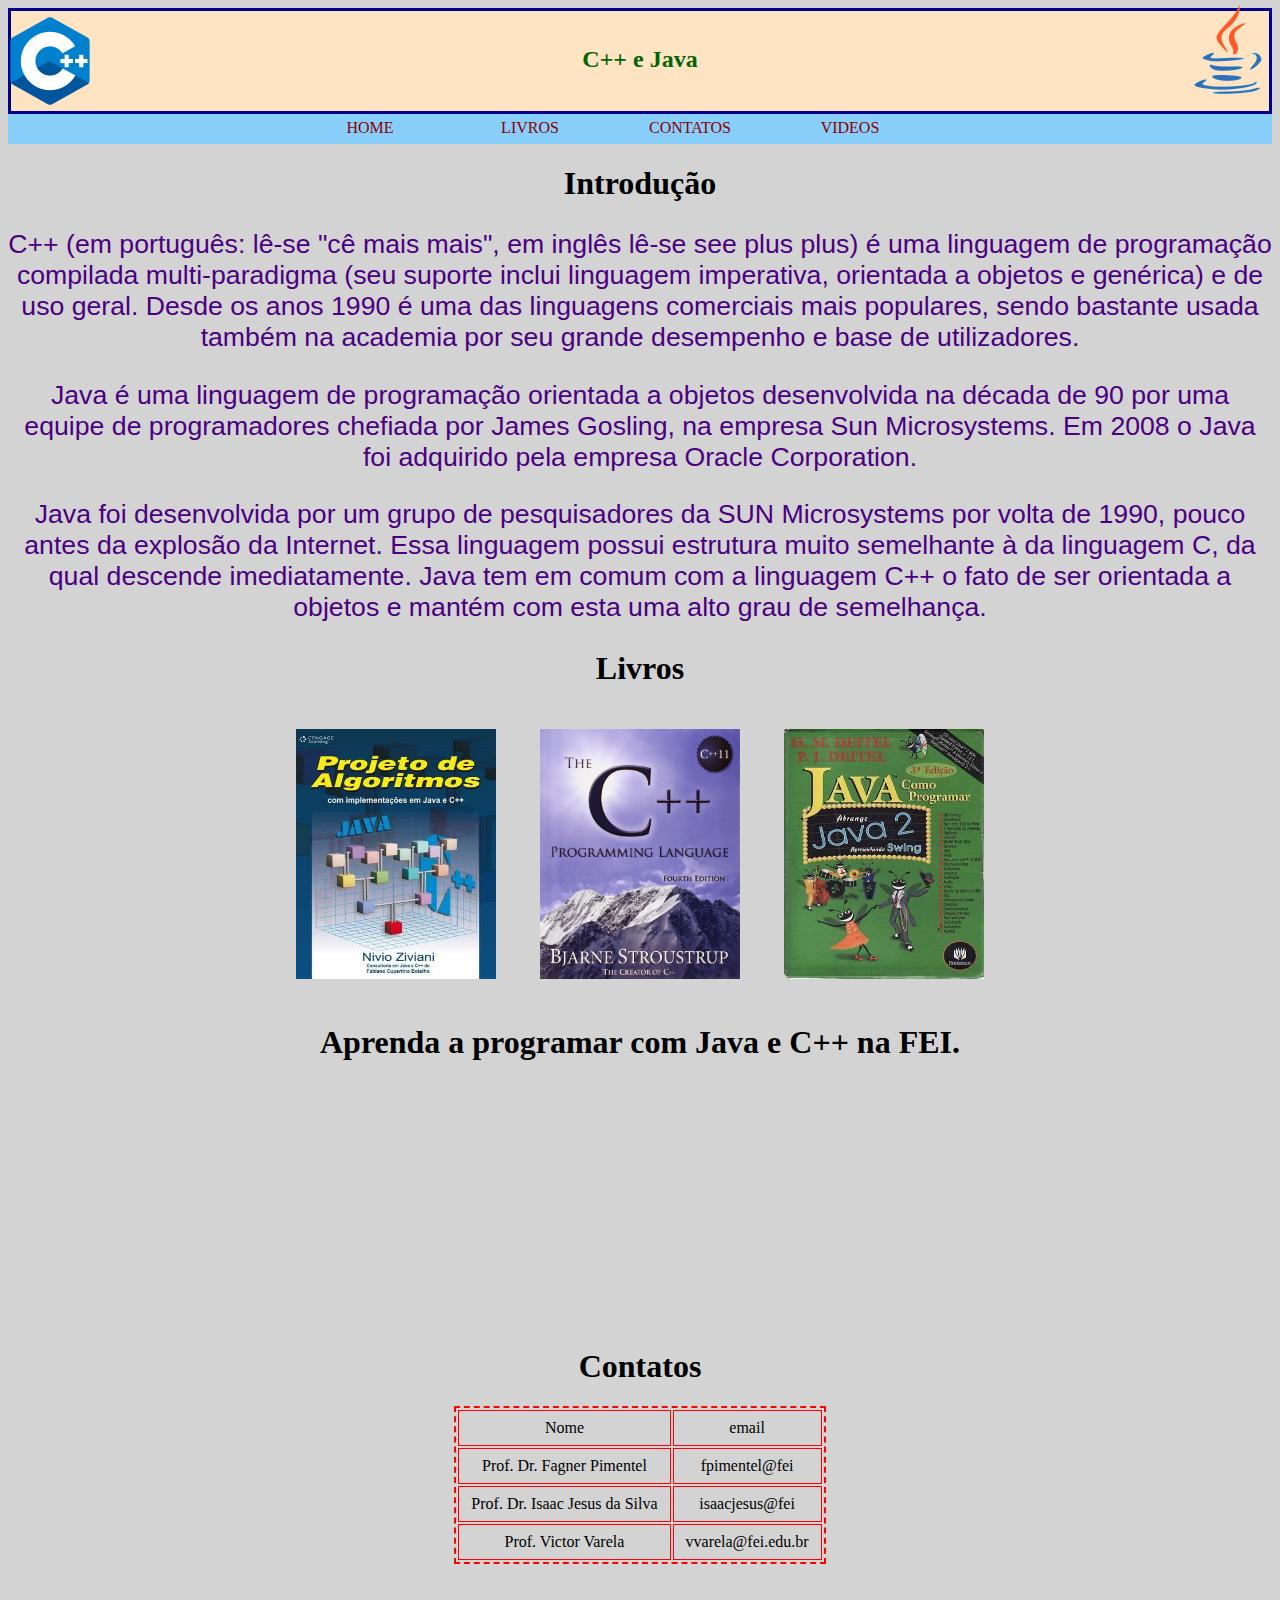
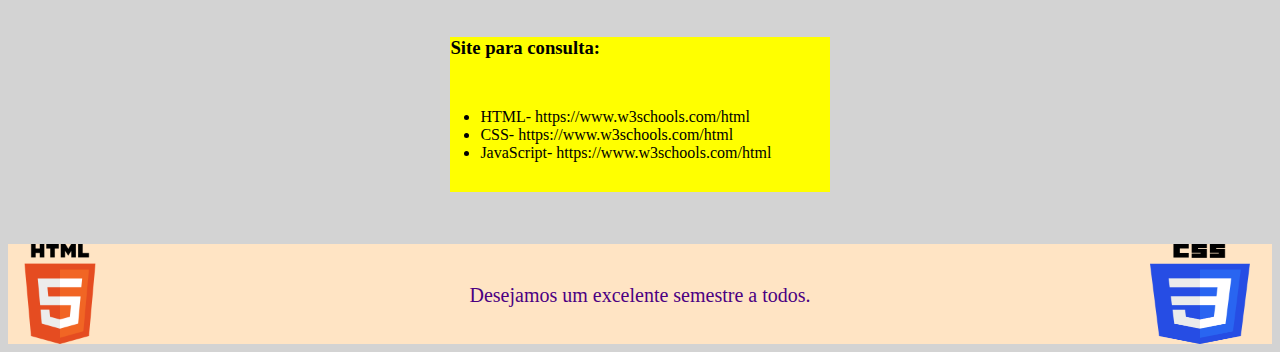
<file: FEI/fei/copy.html>
<!DOCTYPE html>
<html lang="en">
<head>
    <meta charset="UTF-8">
    <meta name="viewport" content="width=device-width, initial-scale=1.0">
    <title>Document</title>
    <link rel="stylesheet" href="copy.css">
</head>
<body> 
    <header>
        <div class="container"> 
            <img class="c" src="img/c++.png" alt="" width="100px" height="100px">
                 <div>
                    <h2 class="titulo">C++ e Java</h2>
                 </div>
            <img class="java" src="img/java.png" alt="" width="100px" height="100px">
        </div>
    </header>
    <div class="navbar">
        <div class="teste">HOME</div>
        <div class="teste">LIVROS</div>
        <div class="teste">CONTATOS</div>
        <div class="teste">VIDEOS</div>
    </div>

    <div>
        <h1>Introdução</h1>
    </div>

    <div class="pSans">
        <p >C++ (em português: lê-se "cê mais mais", em inglês lê-se see plus plus) é uma linguagem de programação compilada multi-paradigma (seu suporte inclui linguagem imperativa, orientada a objetos e genérica) e de uso geral. Desde os anos 1990 é uma das linguagens comerciais mais populares, sendo bastante usada também na academia por seu grande desempenho e base de utilizadores.</p>

        <p i>Java é uma linguagem de programação orientada a objetos desenvolvida na década de 90 por uma equipe de programadores chefiada por James Gosling, na empresa Sun Microsystems. Em 2008 o Java foi adquirido pela empresa Oracle Corporation. </p>

        <p>Java foi desenvolvida por um grupo de pesquisadores da SUN Microsystems por volta de 1990, pouco antes da explosão da Internet. Essa linguagem possui estrutura muito semelhante à da linguagem C, da qual descende imediatamente. Java tem em comum com a linguagem C++ o fato de ser orientada a objetos e mantém com esta uma alto grau de semelhança. </p>
    </div>

    <div>
        <h1>Livros</h1>
    </div>

    <div >
        <img class="livros" src="img/book1.jpg" alt="" width="200px" height="250px">
        <img class="livros" src="img/book2.jpg" alt="" width="200px" height="250px">
        <img class="livros" src="img/book3.jpg" alt="" width="200px" height="250px">
    </div>

    <div>
        <h1>Aprenda a programar com Java e C++ na FEI.</h1>
    </div>

    <div></div>
        <iframe class="iframes" src="https://www.youtube.com/embed/4MHAOPxcnsQ" frameborder="0" width="200px" height="200px" ></iframe>
        <iframe class="iframes" src="https://www.google.com/maps/embed?pb=!1m18!1m12!1m3!1d3652.648556785657!2d-46.581586585019195!3d-23.724241184602274!2m3!1f0!2f0!3f0!3m2!1i1024!2i768!4f13.1!3m3!1m2!1s0x94ce4158ef9c7c05%3A0x776b798985695f52!2sCentro%20Universit%C3%A1rio%20FEI%20-%20Campus%20S%C3%A3o%20Bernardo%20do%20Campo!5e0!3m2!1spt-BR!2sbr!4v1630280666216!5m2!1spt-BR!2sbr" frameborder="0" width="200px" height="200px" ></iframe>
    </div>

    <div>
        <h1>Contatos</h1>
    </div>

    <div class="tabela">
        <table>
        <tr>
            <td>Nome</td>
            <td>email</td>
        </tr>
        <tr>
            <td>Prof. Dr. Fagner Pimentel</td>
            <td>fpimentel@fei</td>
        </tr> 
        <tr>
            <td>Prof. Dr. Isaac Jesus da Silva</td>
            <td>isaacjesus@fei</td>
        </tr>
        <tr>
            <td>Prof. Victor Varela</td>
            <td>vvarela@fei.edu.br</td>
        </tr>
        </table>
    </div><br><br><br>
    <div class="sites">
            <div>
                <h3>Site para consulta:</h3>
            </div>
           <ul>
            <li>HTML-       https://www.w3schools.com/html</li>
            <li>CSS-        https://www.w3schools.com/html</li>
            <li>JavaScript- https://www.w3schools.com/html</li>
            </ul>
    </div>
    

    
        <br><br>
        
    </div>

    <div class="footer">
        <img class="css" src="img/css.png" alt="" width="100px" height="100px">
        
            <div class="pComic">
                <p >Desejamos um excelente semestre a todos.</p>    
            </div>

        <img class="html" src="img/html.png" alt="" width="100px" height="100px">
    </div>
</body>
</html>
</file>
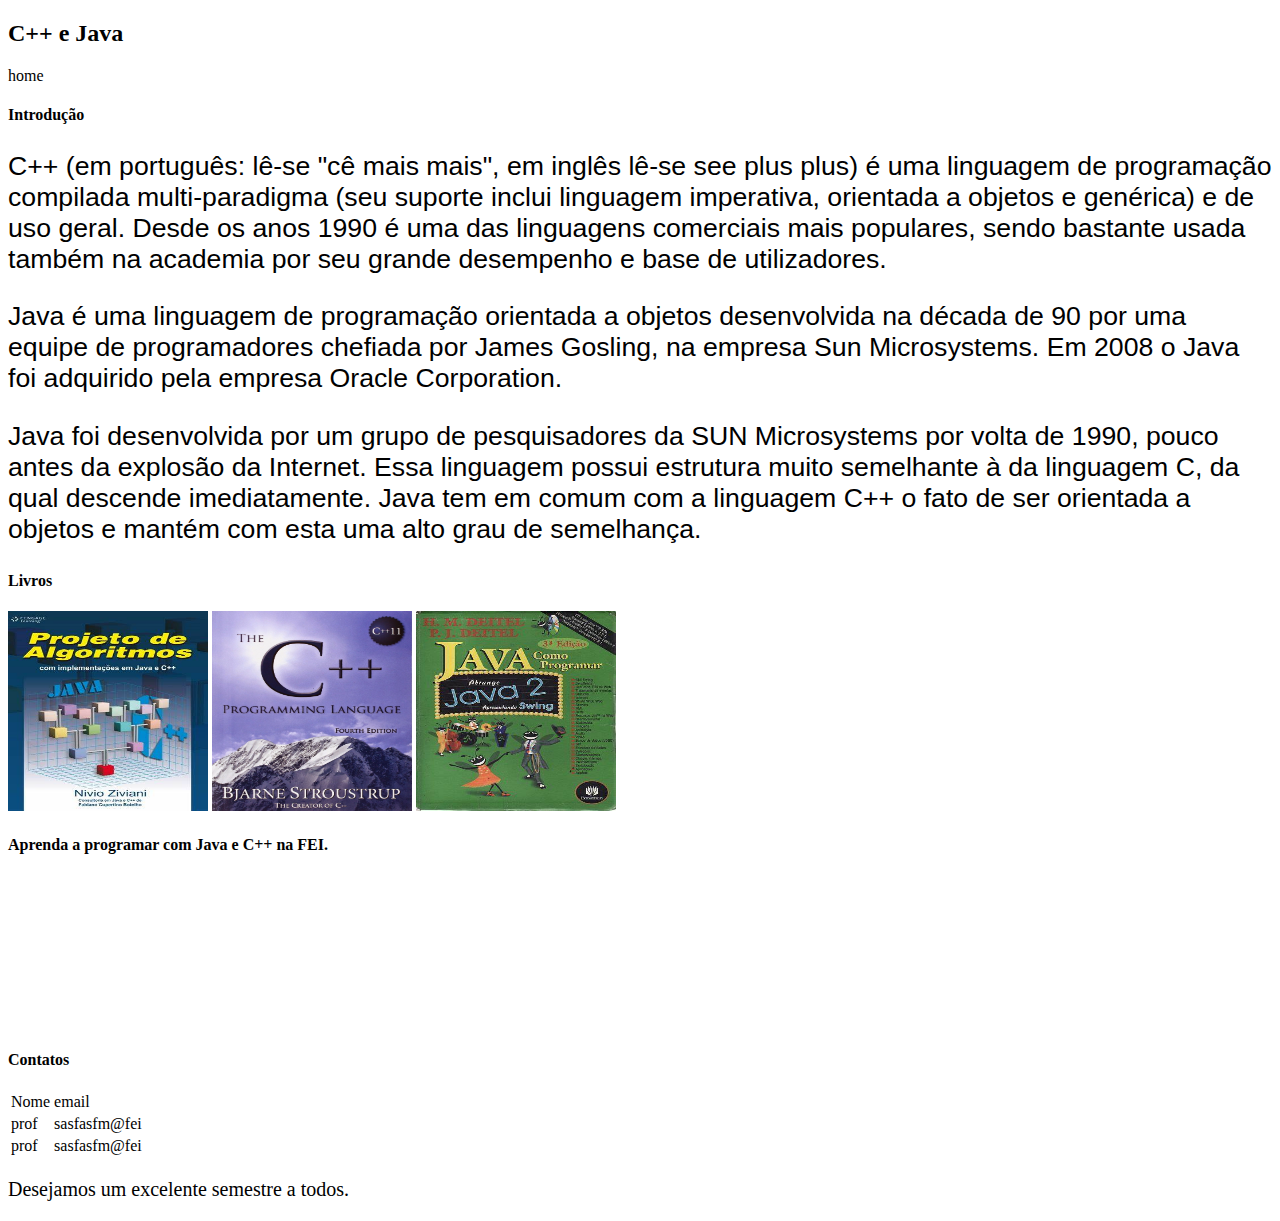
<file: FEI/attCSS01/Att01/copy.html>
<!DOCTYPE html>
<html lang="en">
<head>
    <meta charset="UTF-8">
    <meta name="viewport" content="width=device-width, initial-scale=1.0">
    <title>Document</title>
    <link rel="stylesheet" href="copy.css">
</head>
<body> 
    <div class="header"> 
        <h2>C++ e Java</h2>
    </div>

    <div class="">
        home
    </div>

    <div>
        <h4>Introdução</h4>
    </div>

    <div class="pSans">
        <p>C++ (em português: lê-se "cê mais mais", em inglês lê-se see plus plus) é uma linguagem de programação compilada multi-paradigma (seu suporte inclui linguagem imperativa, orientada a objetos e genérica) e de uso geral. Desde os anos 1990 é uma das linguagens comerciais mais populares, sendo bastante usada também na academia por seu grande desempenho e base de utilizadores.</p>

        <p i>Java é uma linguagem de programação orientada a objetos desenvolvida na década de 90 por uma equipe de programadores chefiada por James Gosling, na empresa Sun Microsystems. Em 2008 o Java foi adquirido pela empresa Oracle Corporation. </p>

        <p>Java foi desenvolvida por um grupo de pesquisadores da SUN Microsystems por volta de 1990, pouco antes da explosão da Internet. Essa linguagem possui estrutura muito semelhante à da linguagem C, da qual descende imediatamente. Java tem em comum com a linguagem C++ o fato de ser orientada a objetos e mantém com esta uma alto grau de semelhança. </p>
    </div>

    <div>
        <h4>Livros</h4>
    </div>

    <div>
        <img src="img/book1.jpg" alt="" width="200px" height="200px">
        <img src="img/book2.jpg" alt="" width="200px" height="200px">
        <img src="img/book3.jpg" alt="" width="200px" height="200px">
    </div>

    <div>
        <h4>Aprenda a programar com Java e C++ na FEI.</h4>
    </div>

    <div></div>
        <iframe src="https://www.youtube.com/embed/4MHAOPxcnsQ" frameborder="0"></iframe>
        <iframe src="https://www.google.com/maps/embed?pb=!1m18!1m12!1m3!1d3652.648556785657!2d-46.581586585019195!3d-23.724241184602274!2m3!1f0!2f0!3f0!3m2!1i1024!2i768!4f13.1!3m3!1m2!1s0x94ce4158ef9c7c05%3A0x776b798985695f52!2sCentro%20Universit%C3%A1rio%20FEI%20-%20Campus%20S%C3%A3o%20Bernardo%20do%20Campo!5e0!3m2!1spt-BR!2sbr!4v1630280666216!5m2!1spt-BR!2sbr" frameborder="0"></iframe>
    </div>

    <div>
        <h4>Contatos</h4>
    </div>

    <div>
        <table>
        <tr>
            <td>Nome</td>
            <td>email</td>
        </tr>
        <tr>
            <td>prof</td>
            <td>sasfasfm@fei</td>
        </tr> <tr>
            <td>prof</td>
            <td>sasfasfm@fei</td>
        </tr>
        </table>
    </div>

    <div class="pComic">
        <p >Desejamos um excelente semestre a todos.</p>    
    </div>
</body>
</html>
</file>
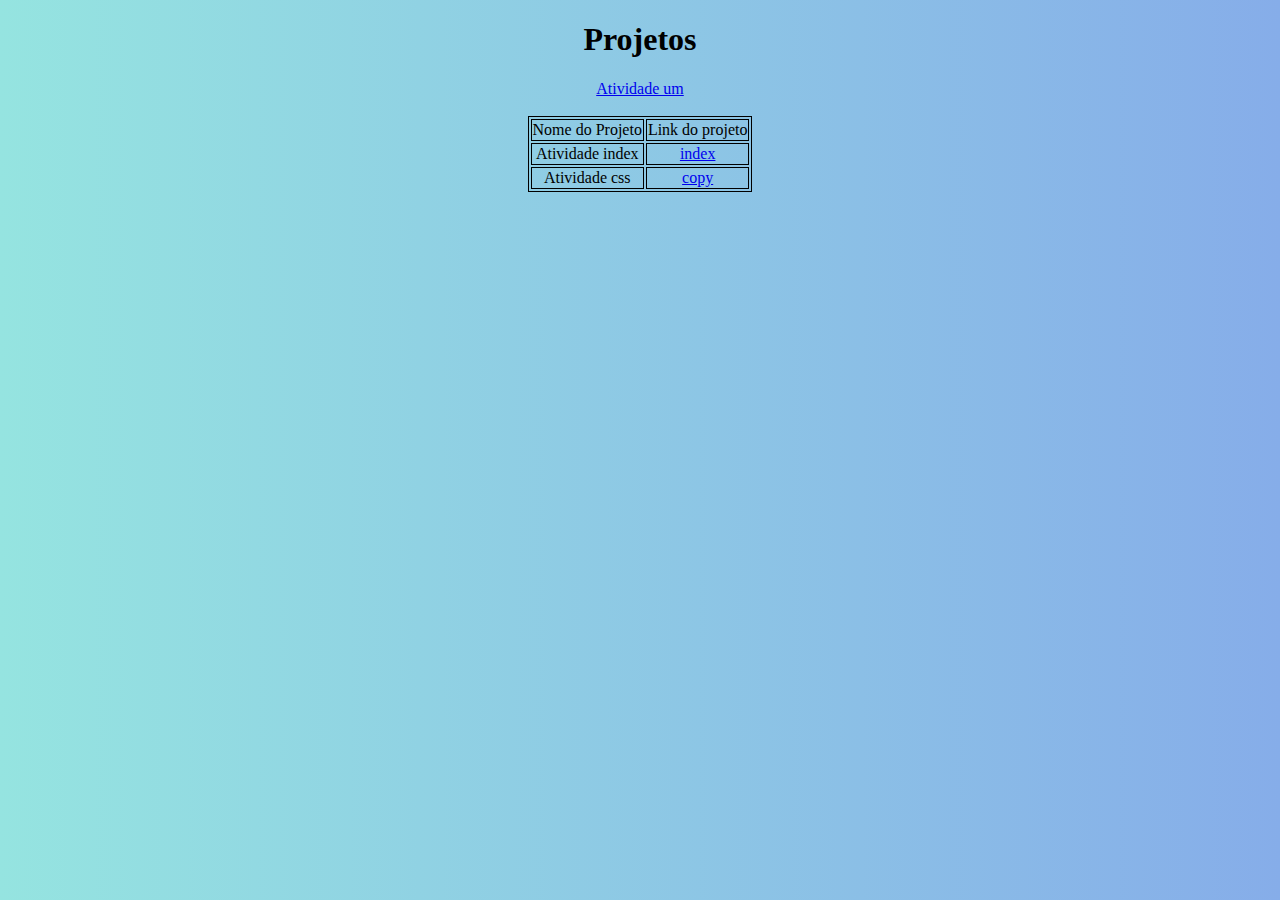
<file: FEI/attCSS01/Att01/projects.html>
<!DOCTYPE html>
<html lang="en">
<head>
    <meta charset="UTF-8">
    <meta name="viewport" content="width=device-width, initial-scale=1.0">
    <title>Atividade CSS</title>
    <link rel="stylesheet" href="style.css">
</head>
<body>
    <h1 class="hover">Projetos</h1>
    <a href="index.html" class="center">Atividade um</a><br>
    <table>
    <tr>
        <td>Nome do Projeto</td>
        <td>Link do projeto</td>
    </tr>
    <tr>
        <td>Atividade index</td>
        <td><a href="index.html">index</a></td>
    </tr> <tr>
        <td>Atividade css</td>
        <td><a href="copy.html">copy</a></td>
    </tr>
    </table>
</body>
</html>
</file>
<file: attVarela/style.css>
body {
  font-family: Arial, sans-serif;
  margin: 0;
  padding: 0;
  background: #f4f4f4;
}
.nav{
  display: flex;
  justify-content: space-between;
  align-items: center;
  padding: 20px 30px;
  border: 1px gray;
}
.itemNav{
 
}
main {
  display: flex;
  flex-direction: column;
  padding: 20px;
  gap: 20px;
}

/* Destaque principal */
.highlight {
  display: flex;
  flex-direction: row;
  background: #fff;
  padding: 15px;
  border-radius: 5px;
}
.correioPlay{
  display: flex;
  flex-direction: grid;
  background: gray;
  padding: 15px;
  width: auto;
  height: auto;
  color: #fff;

}
.correioPlay2{
    position: relative;
  display: flex;
  flex-direction: grid;
  background: gray;
  padding: 15px;
  width: auto;
  height: auto;
  padding-left: 350px;
}
.tamVideo{
    justify-content: center;
    width: 1000px;
    height: 300px;
}

.news-grid {
  display: flex;
  flex-direction: row;
  gap: 15px;
}
.news-card1 {
  display:flex;
  flex-direction: column;
  background: #ff0000af;
  color: #fff;
  padding: 10px;
}
.news-card2 {
  display:flex;
  flex-direction: column;
  background: #ffffffaf;
  color: #fff;
  padding: 10px;
}
.news-card3 {
  display:flex;
  flex-direction: column;
  background: #ffffffaf;
  color: #fff;
  padding: 10px;
}
.news-card {
  display:flex;
  background: #ff0000af;
  color: #fff;
  padding: 10px;
  box-sizing: border-box;
}
.news-card img {
  width: 100%;
  border-radius: 5px;
}
.news-card h3 {
  margin: 10px 0 0;
  font-size: 16px;
}
.footer{  
 display: flex;
  padding: 20px 30px;
  border: 1px gray;
}
</file>
<file: FEI/consulta/style.css>
body {
  font-family: Arial, sans-serif;
  margin: 0;
  padding: 0;
  background: #f4f4f4;
}

/* Header */
header {
  display: flex;
  justify-content: space-between;
  align-items: center;
  background: #ffcc00;
  padding: 10px 20px;
}
header h1 {
  margin: 0;
  font-size: 24px;
}
nav a {
  margin-left: 15px;
  text-decoration: none;
  color: #333;
  font-weight: bold;
}

/* Main Content */
main {
  display: flex;
  flex-direction: column;
  padding: 20px;
  gap: 20px;
}

/* Destaque principal */
.highlight {
  display: flex;
  flex-direction: column;
  background: #fff;
  padding: 15px;
  border-radius: 5px;
}
.highlight img {
  width: 100%;
  border-radius: 5px;
}
.highlight h2 {
  margin: 10px 0 0;
}

/* Grid de notícias */
.news-grid {
  display: flex;
  flex-wrap: wrap;
  gap: 15px;
}
.news-card {
  flex: 1 1 calc(33% - 15px);
  background: #fff;
  border-radius: 5px;
  padding: 10px;
  box-sizing: border-box;
}
.news-card img {
  width: 100%;
  border-radius: 5px;
}
.news-card h3 {
  margin: 10px 0 0;
  font-size: 16px;
}

/* Footer */
footer {
  display: flex;
  justify-content: center;
  align-items: center;
  background: #222;
  color: #fff;
  padding: 15px;
}

/* Responsivo */
@media(max-width: 900px){
  .news-card {
    flex: 1 1 calc(50% - 15px);
  }
}
@media(max-width: 600px){
  .news-card {
    flex: 1 1 100%;
  }
  header {
    flex-direction: column;
    align-items: flex-start;
  }
  nav {
    margin-top: 10px;
  }
}
</file>
<file: FEI/ATT02/Att01/style.css>
.tamanho {
    width: 200px;
    height: 200px;
    margin-left:45%;
    margin-right: 45%;
}

table,
th,
td {
    border: 1px solid black;
    margin: auto;
    text-align: center  ;
}

h1 {
    text-align: center;
}

.hover:hover {
    color: aqua;
}

.center {
  display: flex;
  justify-content: center;
  align-items: center;
}

body {
    background-image: linear-gradient(to right, rgb(149, 228, 224) , rgb(134, 173, 233));
}
</file>
<file: FEI/Att01/style.css>
.tamanho {
    width: 200px;
    height: 200px;
    margin-left:45%;
    margin-right: 45%;
}

table,
th,
td {
    border: 1px solid black;
    margin: auto;
    text-align: center  ;
}

h1 {
    text-align: center;
}

.hover:hover {
    color: aqua;
}

.center {
  display: flex;
  justify-content: center;
  align-items: center;
}

body {
    background-image: linear-gradient(to right, rgb(149, 228, 224) , rgb(134, 173, 233));
}
</file>
<file: FEI/fei/copy.css>
.container{
    display: flex;
    width: auto;
    height: 100px;
    background-color:bisque ;
    margin-left: auto;
    margin-right: auto;
    border: solid 3px darkblue;
    justify-content: center;
    
}
.titulo{
    color: darkgreen;
    margin-top: 35px;
}
.c{
    position: absolute;
    left: 0%;
}

.java{
    position: absolute;
    right: 0%;
    top: 0%;
}

.navbar{
    background-color: lightskyblue;
    width: auto;
    height: 30px;
    display: flex;
    justify-content: center;
}
.teste{
    padding-top: 5px;
    height: 10px;;
    width: 100px;
    padding-right: 60px;
    color: darkred;
}
.pSans{
    font-size: 20pt;
    font-family: sans-serif;
}

body{
    background-color: lightgray;
    justify-self: center;
    text-align: center;
}
p{
    color: indigo;
}
.livros{
    position: relative;
    padding: 20px;
    
}
.iframes{
    position: relative;
    padding: 20px;
    
}
.tabela{
    display: flex;
    
}
table {
    margin: auto;   
    border: 2px dashed red;
    
}
th, td {
    padding: 8px 12px;  
    border: 1px solid red;
    
}
ul{
    padding: 30px;

}
.sites{
    margin: auto;
    text-align: left;
    margin-right: 35%;
    margin-left: 35%;
    background-color: yellow;
}


.footer{
    width: auto;
    height: 100px;
    background-color:bisque ;

    border-style: 30px solid darkblue;
    margin-left: auto;
    margin-right: auto;
    height: 100px;
    display: flex;
    justify-content: center;
}
.html{
    position: absolute;
    left: 10px;
   
}
.css{
    position: absolute;
    right: 30px;
    
}
.pComic{
    font-size: 15pt;
    /*font-family:*/
    margin-top: 20px;
}
</file>
<file: FEI/attCSS01/Att01/copy.css>
.pSans{
    font-size: 20pt;
    font-family: sans-serif;
}
.pComic{
    font-size: 15pt;
    /*font-family: */
}
</file>
<file: FEI/attCSS01/Att01/style.css>
.tamanho {
    width: 200px;
    height: 200px;
    margin-left:45%;
    margin-right: 45%;
}

table,
th,
td {
    border: 1px solid black;
    margin: auto;
    text-align: center  ;
}

h1 {
    text-align: center;
}

.hover:hover {
    color: aqua;
}

.center {
  display: flex;
  justify-content: center;
  align-items: center;
}

body {
    background-image: linear-gradient(to right, rgb(149, 228, 224) , rgb(134, 173, 233));
}
</file>
